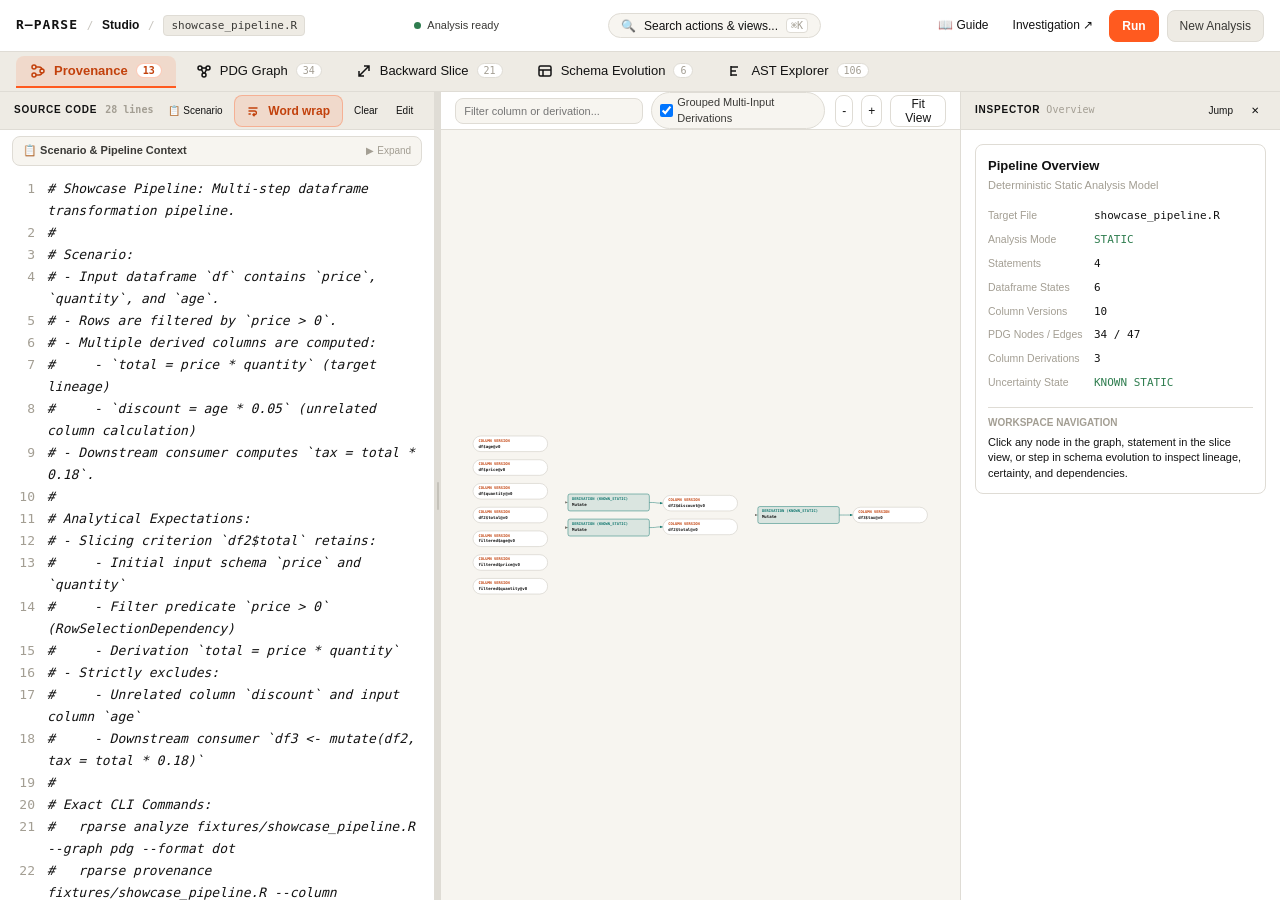
<file: implementation/showcase_report.html>
<!DOCTYPE html>
<html lang="en">
<head>
  <meta charset="UTF-8">
  <meta name="viewport" content="width=device-width, initial-scale=1.0">
  <title>R-PARSE Workbench — showcase_pipeline.R</title>
  <link rel="icon" type="image/svg+xml" href="/favicon.svg">
  <style>

/* ==========================================================================
   R-PARSE SCIENTIFIC ANALYSIS STUDIO — MASTER WORKSPACE DESIGN SYSTEM
   Editorial Paper Canvas, Restrained Signal Orange, Deep Ink Typography
   ========================================================================== */

:root {
  /* ========================================================================
     R-PARSE UNIFIED DESIGN SYSTEM — CANONICAL TOKENS (FROM LANDING PAGE)
     Editorial Warm Paper Canvas, Precision Ink Typography, Signal Orange
     ======================================================================== */

  /* Editorial Surfaces */
  --bg-bone: #EEEBE4;
  --bg-paper: #F7F5F0;
  --bg-card: #FFFFFF;
  --surface-white: #FFFFFF;

  --paper-0: var(--bg-paper);       /* #F7F5F0 (Master canvas & workspace) */
  --paper-1: var(--bg-bone);        /* #EEEBE4 (Subtle surface) */
  --paper-2: #E6E2D8;               /* Elevated hover & active state */

  /* Fine Rules & Borders */
  --rule-fine: rgba(18, 18, 18, 0.10);
  --rule-strong: rgba(18, 18, 18, 0.22);
  --line: #DFDCD5;                  /* Crisp opaque equivalent of rule-fine */
  --line-strong: #C5C2BA;           /* Crisp opaque equivalent of rule-strong */
  --line-soft: rgba(18, 18, 18, 0.07);

  /* Canonical Ink Typography */
  --text-ink: #121212;
  --text-ink-secondary: #3A3936;
  --text-muted: #77736B;
  --text-subtle: #A39E93;

  --ink: var(--text-ink);           /* #121212 */
  --ink-1: var(--text-ink);         /* #121212 */
  --ink-2: var(--text-ink-secondary);/* #3A3936 */
  --ink-3: var(--text-muted);       /* #77736B */
  --ink-4: var(--text-subtle);      /* #A39E93 */

  /* Canonical Brand & Accents */
  --accent-orange: #FF5A1F;
  --accent-orange-hover: #E04810;
  --accent-orange-subtle: rgba(255, 90, 31, 0.12);
  --accent-orange-glow: rgba(255, 90, 31, 0.35);

  --orange: var(--accent-orange);   /* #FF5A1F */
  --orange-hover: var(--accent-orange-hover); /* #E04810 */
  --orange-text: #C2410C;           /* High contrast text orange for readability */
  --orange-dark: #C2410C;           /* Semantic dark orange alias */
  --orange-tint: rgba(255, 90, 31, 0.12);
  --orange-line: rgba(255, 90, 31, 0.32);

  /* Secondary Accents */
  --accent-lilac: #B8A6FF;
  --accent-lilac-subtle: rgba(184, 166, 255, 0.15);
  --accent-lilac-text: #7B61FF;
  --accent-chartreuse: #D4FF3A;
  --accent-chartreuse-subtle: rgba(212, 255, 58, 0.16);
  --accent-amber: #F59E0B;
  --accent-amber-subtle: rgba(245, 158, 11, 0.15);

  /* Semantic Status Tokens */
  --status-ok: #2F7D4F;
  --status-ok-subtle: rgba(47, 125, 79, 0.12);
  --status-warn: #8A5A00;
  --status-warn-subtle: rgba(245, 158, 11, 0.15);
  --status-err: #B3261E;
  --status-err-subtle: rgba(179, 38, 30, 0.12);

  --ok: var(--status-ok);
  --warn: var(--status-warn);
  --err: var(--status-err);

  /* Derivation & Column Lineage */
  --teal-text: #0F766E;
  --teal-600: #0F766E;
  --teal-700: #0D635C;
  --teal-tint: rgba(15, 118, 110, 0.12);

  /* Interactive Radii & Dimensions */
  --r-xs: 4px;
  --r-sm: 8px;
  --r-md: 12px;
  --r-lg: 24px;
  --r-pill: 9999px;

  --h-sm: 28px;
  --h-md: 32px;
  --h-lg: 40px;

  --btn-h-sm: 28px;
  --btn-h-md: 32px;
  --btn-h-lg: 40px;

  --focus: 0 0 0 2px var(--bg-paper), 0 0 0 4px var(--orange-text);
  --focus-ring: rgba(255, 90, 31, 0.25);

  /* Layout Dimensions */
  --topbar-height: 52px;
  --header-height: 52px;
  --nav-height: 40px;
  --inspector-width: 320px;
  --source-dock-min-height: 180px;

  /* Graph Palette Tokens */
  --graph-canvas: var(--bg-paper);
  --graph-node: var(--bg-card);
  --graph-node-border: var(--line-strong);
  --graph-text: var(--text-ink);
  --graph-secondary-text: var(--text-ink-secondary);
  --graph-edge: var(--text-muted);
  --graph-line: var(--line);
  --graph-derivation: var(--teal-text);
  --graph-derivation-tint: var(--teal-tint);
  --graph-selected: rgba(255, 90, 31, 0.12);
  --graph-selected-border: var(--orange-text);

  /* Typography Stacks */
  --font-sans: 'General Sans', 'Plus Jakarta Sans', -apple-system, BlinkMacSystemFont, "Segoe UI", Roboto, sans-serif;
  --font-mono: 'JetBrains Mono', ui-monospace, SFMono-Regular, Menlo, Monaco, Consolas, monospace;

  /* Source Syntax Palette */
  --syntax-identifier: #1E3A8A;
  --syntax-function: #9F1239;
  --syntax-string: var(--status-ok);
  --syntax-number: #9A4A06;
  --syntax-comment: var(--text-muted);
  --source-retained-bg: rgba(255, 90, 31, 0.08);
  --source-pruned-text: var(--text-subtle);

  /* Semantic Compatibility Tokens & Test Aliases */
  --surface-app: var(--bg-paper);
  --surface-panel: var(--bg-card);
  --surface-raised: var(--bg-card);
  --surface-subtle: var(--bg-bone);
  --surface-input: #FCFAF7;
  --surface-hover: var(--paper-2);
  --border-subtle: var(--line);
  --border-default: var(--line);
  --border-strong: var(--line-strong);
  --text-primary: var(--text-ink);
  --text-secondary: var(--text-ink-secondary);
  --text-muted: var(--text-muted);
  --text-dim: var(--text-subtle);
  --text-inverse: #FFFFFF;
  --color-accent-primary: var(--accent-orange);
  --color-accent-primary-hover: var(--accent-orange-hover);
  --color-accent-secondary: var(--accent-lilac);
  --color-accent-subtle: rgba(255, 90, 31, 0.12);
  --status-success: var(--status-ok);
  --status-warning: var(--status-warn);
  --status-error: var(--status-err);
  --status-unknown: var(--status-warn);

  /* Legacy aliases preserved for tests */
  --accent-blue: var(--orange);
  --accent-blue-subtle: var(--orange-tint);
  --accent-orange-border: var(--orange-line);
  --accent-green: var(--ok);
  --accent-green-subtle: var(--status-ok-subtle);
  --accent-amber-subtle: var(--status-warn-subtle);
  --accent-rose: var(--err);
  --accent-rose-subtle: var(--status-err-subtle);
  --bg-page: var(--paper-0);
  --bg-canvas: var(--paper-0);
  --bg-panel: var(--surface-white);
  --bg-subtle: var(--paper-1);
  --bg-input: #FCFAF7;
  --text-main: var(--ink);
  --border: var(--line);
  --border-focus: var(--orange);

  --radius-xs: 3px;
  --radius-sm: 6px;
  --radius-md: 8px;
  --radius-lg: 12px;
  --radius-pill: 9999px;
  --shadow-sm: 0 1px 2px rgba(18, 18, 18, 0.04);
  --shadow-md: 0 4px 12px rgba(18, 18, 18, 0.06);
  --shadow-lg: 0 12px 28px rgba(18, 18, 18, 0.10);
  --shadow-focus: 0 0 0 2px var(--surface-panel), 0 0 0 4px var(--color-accent-primary);
}

/* Base Reset & Typography */
*, *::before, *::after {
  box-sizing: border-box;
  margin: 0;
  padding: 0;
}

body {
  font-family: var(--font-sans);
  background: var(--paper-0);
  color: var(--ink);
  font-size: 13px;
  line-height: 1.45;
  -webkit-font-smoothing: antialiased;
  -moz-osx-font-smoothing: grayscale;
  overflow: hidden;
  height: 100vh;
  width: 100vw;
}

/* Buttons */
.btn {
  display: inline-flex;
  align-items: center;
  gap: 6px;
  height: var(--btn-h-md);
  padding: 0 12px;
  font-size: 12px;
  font-weight: 500;
  border-radius: var(--r-sm);
  border: 1px solid var(--line);
  background: var(--surface-white);
  color: var(--ink);
  cursor: pointer;
  transition: all 0.12s ease;
  user-select: none;
  text-decoration: none;
}
.btn:hover {
  background: var(--paper-1);
  border-color: var(--line-strong);
}
.btn:focus-visible {
  outline: none;
  box-shadow: var(--focus);
}
.btn-primary {
  background: var(--orange);
  border-color: var(--orange);
  color: #FFFFFF;
  font-weight: 600;
}
.btn-primary:hover {
  background: var(--color-accent-primary-hover);
  border-color: var(--color-accent-primary-hover);
  color: #FFFFFF;
}
.btn-secondary {
  background: var(--paper-1);
  border-color: var(--line);
  color: var(--ink-2);
}
.btn-secondary:hover {
  background: var(--paper-2);
  color: var(--ink);
}
.btn-ghost {
  background: transparent;
  border: 1px solid transparent;
  color: var(--ink-3);
}
.btn-ghost:hover {
  background: var(--paper-1);
  border-color: var(--line);
  color: var(--ink);
}
.btn-ghost.active {
  background: var(--orange-tint);
  border-color: var(--orange-line);
  color: var(--orange-text);
  font-weight: 600;
}
.btn-sm {
  height: var(--btn-h-sm);
  padding: 0 8px;
  font-size: 11px;
}
.btn-lg {
  height: var(--h-lg);
  padding: 0 18px;
  font-size: 13px;
}

/* Dropdowns & Inputs */
.select-dropdown {
  height: var(--btn-h-md);
  padding: 0 10px;
  font-size: 11px;
  border: 1px solid var(--line);
  border-radius: var(--r-sm);
  background: var(--surface-white);
  color: var(--ink);
  outline: none;
  cursor: pointer;
  font-family: inherit;
}
.select-dropdown:focus {
  border-color: var(--orange);
}

/* Pills & Badges */
.pill {
  display: inline-flex;
  align-items: center;
  gap: 4px;
  font-size: 10px;
  font-family: var(--font-mono);
  font-weight: 600;
  padding: 2px 7px;
  border-radius: var(--r-pill);
  text-transform: uppercase;
  letter-spacing: 0.04em;
}
.pill-full, .pill-keep {
  background: var(--status-ok-subtle);
  color: var(--ok);
  border: 1px solid rgba(47, 125, 79, 0.25);
}
.pill-drop {
  background: var(--status-err-subtle);
  color: var(--err);
  border: 1px solid rgba(179, 38, 30, 0.25);
}
.pill-partial {
  background: var(--status-warn-subtle);
  color: var(--warn);
  border: 1px solid rgba(138, 90, 0, 0.25);
}

/* ========================================================================= */
/* PHASE 1: Minimalist Centered Code-Entry Screen                            */
/* ========================================================================= */
.entry-screen {
  position: fixed;
  inset: 0;
  background: var(--paper-0);
  display: flex;
  align-items: center;
  justify-content: center;
  padding: 24px;
  z-index: 1000;
  overflow-y: auto;
}
.entry-screen.hidden {
  display: none !important;
}
.entry-card {
  width: 680px;
  max-width: 95vw;
  background: var(--surface-white);
  border: 1px solid var(--line);
  border-radius: var(--r-md);
  box-shadow: 0 12px 32px rgba(18, 18, 18, 0.06);
  padding: 28px 32px;
  display: flex;
  flex-direction: column;
  gap: 16px;
}
.entry-badge-row {
  display: flex;
  align-items: center;
  gap: 8px;
}
.entry-badge-row .brand-logo {
  font-family: var(--font-mono);
  font-weight: 700;
  font-size: 13px;
  letter-spacing: 0.08em;
  color: var(--ink);
}
.entry-badge-row .brand-subtitle {
  font-size: 11px;
  color: var(--ink-4);
  font-weight: 500;
}
.entry-title {
  font-size: 24px;
  font-weight: 700;
  color: var(--ink);
  line-height: 1.2;
}
.entry-desc {
  font-size: 13px;
  color: var(--ink-3);
  line-height: 1.5;
}
.entry-input-box {
  background: var(--paper-0);
  border: 1px solid var(--line);
  border-radius: var(--r-sm);
  display: flex;
  flex-direction: column;
  overflow: hidden;
}
.entry-box-header {
  padding: 8px 12px;
  background: var(--paper-1);
  border-bottom: 1px solid var(--line);
  display: flex;
  justify-content: space-between;
  align-items: center;
  font-size: 11px;
  color: var(--ink-3);
}
.entry-box-title {
  font-weight: 600;
  text-transform: uppercase;
  letter-spacing: 0.05em;
  font-size: 10px;
}
.entry-box-meta {
  font-family: var(--font-mono);
  font-size: 10px;
  color: var(--ink-4);
}
.entry-textarea {
  width: 100%;
  height: 220px;
  padding: 12px;
  background: var(--surface-white);
  border: none;
  outline: none;
  font-family: var(--font-mono);
  font-size: 12px;
  line-height: 1.5;
  color: var(--ink);
  resize: vertical;
  box-sizing: border-box;
}
.entry-box-footer {
  padding: 6px 12px;
  background: var(--paper-1);
  border-top: 1px solid var(--line);
  display: flex;
  justify-content: flex-end;
  font-size: 10px;
  color: var(--ink-4);
  font-family: var(--font-mono);
}
.entry-actions-row {
  display: flex;
  align-items: center;
  gap: 10px;
}
.entry-footer-note {
  font-size: 11px;
  color: var(--ink-4);
  font-family: var(--font-mono);
  text-align: center;
  margin-top: 4px;
}
.validation-msg {
  padding: 10px 14px;
  border-radius: var(--r-sm);
  font-size: 11.5px;
  line-height: 1.4;
  background: var(--status-err-subtle);
  color: var(--status-err);
  border: 1px solid rgba(179, 38, 30, 0.25);
  border-left: 4px solid var(--status-err);
  display: flex;
  align-items: center;
  gap: 8px;
}

/* ========================================================================= */
/* PHASE 2 & 3: Consolidated Unified Master Workspace Layout                */
/* ========================================================================= */
.workspace-screen {
  display: flex;
  flex-direction: column;
  width: 100vw;
  height: 100vh;
  overflow: hidden;
  position: relative;
  background: var(--paper-0);
  color: var(--ink);
  font-family: var(--font-sans);
}
.workspace-screen.hidden {
  display: none !important;
}

/* 3.1 Top Bar (56px) */
.app-header {
  height: var(--topbar-height);
  background: var(--surface-white);
  border-bottom: 1px solid var(--line);
  display: flex;
  align-items: center;
  justify-content: space-between;
  padding: 0 16px;
  flex-shrink: 0;
  z-index: 50;
  box-sizing: border-box;
}
.header-top-row {
  display: flex;
  align-items: center;
  justify-content: space-between;
  width: 100%;
  height: 100%;
  gap: 12px;
}
.header-identity {
  display: flex;
  align-items: center;
  gap: 8px;
  flex-shrink: 0;
}
.header-identity .brand-logo {
  font-family: var(--font-mono);
  font-weight: 700;
  font-size: 13px;
  letter-spacing: 0.08em;
  color: var(--ink);
}
.header-sep {
  display: inline-block;
  width: 8px;
  text-align: center;
  user-select: none;
}
.header-sep::after {
  content: "/";
  color: var(--ink-4);
  font-size: 11px;
  font-family: var(--font-mono);
  opacity: 0.6;
}
.header-sub {
  font-size: 12px;
  font-weight: 600;
  color: var(--ink-3);
}
.header-filename {
  font-family: var(--font-mono);
  font-size: 11px;
  font-weight: 500;
  color: var(--ink-2);
  background: var(--paper-1);
  padding: 2px 7px;
  border-radius: var(--r-xs);
  border: 1px solid var(--line);
}
.header-center-info {
  display: flex;
  align-items: center;
  gap: 10px;
  flex-shrink: 0;
}
.analysis-status-badge {
  display: inline-flex;
  align-items: center;
  gap: 6px;
  font-size: 11px;
  font-weight: 500;
  color: var(--ink-2);
  user-select: none;
}
.status-dot {
  width: 7px;
  height: 7px;
  border-radius: 50%;
  background: var(--ok);
  display: inline-block;
  flex-shrink: 0;
}
.status-dot.error { background: var(--err); }
.status-dot.uncertain { background: var(--warn); }
.header-meta-group {
  display: none;
}
.stats-strip {
  display: none;
}

/* Command Palette Trigger in Top Bar */
.search-pill-btn {
  display: flex;
  align-items: center;
  gap: 8px;
  background: var(--paper-0);
  border: 1px solid var(--line);
  border-radius: var(--r-pill);
  padding: 4px 12px;
  font-size: 12px;
  color: var(--ink-3);
  cursor: pointer;
  transition: all 0.12s ease;
}
.search-pill-btn:hover {
  background: var(--paper-1);
  border-color: var(--line-strong);
  color: var(--ink);
}
.search-pill-btn .kbd-shortcut {
  font-family: var(--font-mono);
  font-size: 10px;
  background: var(--surface-white);
  border: 1px solid var(--line);
  border-radius: var(--r-xs);
  padding: 1px 4px;
  color: var(--ink-4);
}
.header-actions-row {
  display: flex;
  align-items: center;
  gap: 8px;
  flex-shrink: 0;
}
.header-nav-link {
  font-size: 12px;
  color: var(--ink-3);
  text-decoration: none;
  padding: 4px 8px;
  border-radius: var(--r-sm);
  transition: all 0.12s ease;
}
.header-nav-link:hover {
  background: var(--paper-1);
  color: var(--ink);
}

/* 3-Column Working Workspace Container */
.workspace-main {
  display: flex;
  flex-direction: row;
  height: calc(100vh - var(--topbar-height) - var(--nav-height));
  width: 100%;
  overflow: hidden;
  position: relative;
}

/* Horizontal Feature Navigation Row (Section 3: Directly below Header) */
.feature-nav-bar {
  height: var(--nav-height);
  background: var(--paper-1);
  border-bottom: 1px solid var(--line);
  display: flex;
  align-items: center;
  padding: 0 16px;
  flex-shrink: 0;
  z-index: 45;
  box-sizing: border-box;
  overflow-x: auto;
  overflow-y: hidden;
}
.feature-tabs-list {
  display: flex;
  align-items: center;
  gap: 6px;
  height: 100%;
}
.nav-tab {
  height: 32px;
  padding: 0 14px;
  background: transparent;
  border: none;
  border-bottom: 2px solid var(--accent-blue); /* Retained for test assertion */
  border-color: transparent;
  border-radius: var(--r-sm) var(--r-sm) 0 0;
  color: var(--ink-3);
  cursor: pointer;
  font-size: 13px;
  font-weight: 500;
  display: flex;
  align-items: center;
  gap: 8px;
  transition: all 0.12s ease;
  white-space: nowrap;
  outline: none;
  box-sizing: border-box;
}
.nav-tab:hover {
  background: var(--paper-2);
  color: var(--ink);
}
.nav-tab:focus-visible {
  box-shadow: var(--focus);
}
.nav-tab.active {
  background: var(--orange-tint);
  border-bottom: 2px solid var(--accent-blue);
  color: var(--orange-text);
  font-weight: 600;
}
.nav-tab-icon {
  width: 16px;
  height: 16px;
  stroke: currentColor;
  flex-shrink: 0;
}
.nav-tab-label {
  white-space: nowrap;
}
.nav-count {
  font-family: var(--font-mono);
  font-size: 10px;
  color: var(--ink-4);
  background: var(--surface-white);
  border: 1px solid var(--line);
  border-radius: var(--r-pill);
  padding: 1px 6px;
}
.nav-tab.active .nav-count {
  background: var(--surface-white);
  border-color: var(--orange-line);
  color: var(--orange-text);
}
.nav-count.count-zero, .nav-count:empty {
  display: none !important;
}

/* 2.1 Left Panel — Source Editor (34% width / 380-460px) */
.pane-source {
  width: 34%;
  min-width: 320px;
  max-width: 600px;
  height: 100%;
  background: var(--surface-white);
  border-right: 1px solid var(--line);
  display: flex;
  flex-direction: column;
  position: relative;
  overflow: hidden;
  flex-shrink: 0;
  box-sizing: border-box;
}
.pane-header {
  height: 38px;
  padding: 0 14px;
  background: var(--paper-1);
  border-bottom: 1px solid var(--line);
  display: flex;
  align-items: center;
  justify-content: space-between;
  font-size: 11px;
  font-weight: 600;
  color: var(--ink-3);
  flex-shrink: 0;
}

/* Resizable Column Splitter between Source and Center */
.col-splitter {
  width: 6px;
  background: var(--line);
  cursor: col-resize;
  display: flex;
  align-items: center;
  justify-content: center;
  flex-shrink: 0;
  user-select: none;
  transition: background 0.12s ease;
  z-index: 20;
}
.col-splitter:hover, .col-splitter.active {
  background: var(--orange);
}
.col-splitter-handle {
  width: 2px;
  height: 28px;
  border-radius: var(--r-pill);
  background: var(--line-strong);
}

/* 2.2 Center Panel — Active Analysis View */
.central-stage {
  flex: 1;
  display: flex;
  flex-direction: column;
  min-width: 0;
  height: 100%;
  overflow: hidden;
  background: var(--graph-canvas);
  position: relative;
}
.analysis-view-stage {
  flex: 1;
  display: flex;
  flex-direction: column;
  height: 100%;
  overflow: hidden;
  position: relative;
}
.pane-title {
  text-transform: uppercase;
  font-size: 10px;
  letter-spacing: 0.08em;
  color: var(--ink-3);
  font-weight: 700;
}
.pane-badge {
  font-family: var(--font-mono);
  font-size: 10px;
  color: var(--ink-4);
}
.source-viewer {
  flex: 1;
  overflow: auto;
  background: var(--surface-white);
  font-family: var(--font-mono);
  font-size: 13px;
  line-height: 22px;
  padding: 6px 0;
}
.source-editor-textarea {
  display: none;
  flex: 1;
  border: none;
  outline: none;
  background: var(--surface-white);
  padding: 10px 14px;
  font-family: var(--font-mono);
  font-size: 13px;
  line-height: 22px;
  resize: none;
}
.source-stale-banner {
  display: none;
  padding: 6px 12px;
  background: var(--status-warn-subtle);
  border-bottom: 1px solid rgba(245, 158, 11, 0.35);
  font-size: 11px;
  color: var(--status-warn);
  align-items: center;
  justify-content: space-between;
}
.source-status-banner {
  display: none;
  padding: 6px 12px;
  border-bottom: 1px solid var(--line);
  font-size: 11px;
  align-items: center;
  justify-content: space-between;
}

/* Scenario Summary Card in Source Dock (Phase 4.1) */
.scenario-summary-card {
  margin: 6px 12px;
  background: var(--paper-0);
  border: 1px solid var(--line);
  border-radius: var(--r-sm);
  padding: 6px 10px;
  font-size: 11px;
  transition: all 0.15s ease;
}
.scenario-summary-card.collapsed .scenario-body {
  display: none;
}
.scenario-header {
  display: flex;
  align-items: center;
  justify-content: space-between;
  cursor: pointer;
  user-select: none;
}
.scenario-title {
  font-weight: 700;
  color: var(--ink-2);
  display: flex;
  align-items: center;
  gap: 6px;
  font-size: 11px;
}
.scenario-body {
  margin-top: 6px;
  color: var(--ink-3);
  line-height: 1.45;
  border-top: 1px dashed var(--line);
  padding-top: 6px;
}

/* 3.4 Right Inspector (320px column) */
.workspace-inspector {
  width: var(--inspector-width);
  min-width: 280px;
  max-width: 420px;
  background: var(--surface-white);
  border-left: 1px solid var(--line);
  display: flex;
  flex-direction: column;
  flex-shrink: 0;
  overflow: hidden;
  z-index: 10;
  transition: width 0.16s ease;
}
.workspace-inspector.collapsed {
  width: 0 !important;
  min-width: 0 !important;
  display: none !important;
}
.inspector-header {
  height: 38px;
  padding: 0 14px;
  background: var(--paper-1);
  border-bottom: 1px solid var(--line);
  display: flex;
  align-items: center;
  justify-content: space-between;
  flex-shrink: 0;
}
.inspector-title-group {
  display: flex;
  align-items: center;
  gap: 6px;
}
.inspector-content {
  flex: 1;
  overflow-y: auto;
  padding: 14px;
}
.inspector-section {
  margin-top: 14px;
  padding-top: 12px;
  border-top: 1px solid var(--line);
}
.inspector-section-title {
  font-size: 10px;
  font-weight: 700;
  text-transform: uppercase;
  color: var(--ink-3);
  letter-spacing: 0.05em;
  margin-bottom: 6px;
  display: flex;
  justify-content: space-between;
  align-items: center;
}
.card {
  background: var(--surface-white);
  border: 1px solid var(--line);
  border-radius: var(--r-sm);
  padding: 12px;
  margin-bottom: 10px;
}
.prop-table {
  width: 100%;
  border-collapse: collapse;
  font-size: 11px;
}
.prop-table td {
  padding: 4px 0;
  vertical-align: top;
}
.prop-table .key {
  color: var(--ink-4);
  width: 40%;
  font-size: 10.5px;
}
.prop-table .val {
  color: var(--ink);
  font-family: var(--font-mono);
  word-break: break-all;
}
.conn-list {
  display: flex;
  flex-direction: column;
  gap: 4px;
}
.conn-item {
  display: flex;
  align-items: center;
  justify-content: space-between;
  padding: 4px 8px;
  background: var(--paper-0);
  border: 1px solid var(--line);
  border-radius: var(--r-xs);
  cursor: pointer;
  font-size: 11px;
  transition: all 0.1s ease;
}
.conn-item:hover {
  background: var(--orange-tint);
  border-color: var(--orange-line);
}
.conn-label {
  font-family: var(--font-mono);
  color: var(--ink-2);
}
.conn-pill {
  font-size: 9px;
  padding: 1px 5px;
  border-radius: 3px;
  font-weight: 600;
  text-transform: uppercase;
}
.badge-count {
  font-family: var(--font-mono);
  font-size: 10px;
  color: var(--ink-4);
}
.raw-json {
  font-family: var(--font-mono);
  font-size: 10px;
  background: var(--paper-0);
  border: 1px solid var(--line);
  border-radius: var(--r-xs);
  padding: 8px;
  overflow: auto;
  max-height: 180px;
  color: var(--ink-2);
}

/* Word Wrap Test Requirements (Preserved exactly) */
#source-pane.word-wrap-enabled .source-viewer {
  white-space: normal;
}
#source-pane.word-wrap-enabled .line-text {
  white-space: pre-wrap;
  overflow-wrap: anywhere;
  word-break: break-word;
}
#source-pane:not(.word-wrap-enabled) .source-viewer {
  white-space: nowrap;
}
#source-pane:not(.word-wrap-enabled) .line-text {
  white-space: pre;
  overflow-wrap: normal;
  word-break: normal;
}

/* Source Line Gutter & Retained Slicing Colors */
.source-line, .code-line {
  display: flex;
  align-items: flex-start;
  font-family: var(--font-mono);
  font-size: 13px;
  line-height: 22px;
  min-height: 22px;
  cursor: pointer;
  border-left: 3px solid transparent;
  transition: background 0.08s ease, border-left-color 0.08s ease;
  width: 100%;
  box-sizing: border-box;
}
.source-line:hover, .code-line:hover {
  background: var(--paper-1);
}
.source-line.line-selected, .code-line.active-line, .code-line.line-selected {
  background: var(--source-retained-bg) !important;
  border-left-color: var(--orange) !important;
}
.code-line.highlighted-span {
  background: var(--accent-orange-subtle) !important;
  border-left-color: var(--orange) !important;
}
.source-line.slice-kept, .code-line.slice-kept {
  background: var(--source-retained-bg);
  border-left-color: var(--orange);
}
.source-line.slice-partial, .code-line.slice-partial {
  background: var(--teal-tint);
  border-left-color: var(--teal-600);
}
.source-line.slice-dropped, .code-line.slice-dropped {
  color: var(--source-pruned-text);
  opacity: 0.75;
}
.line-num {
  width: 44px;
  min-width: 44px;
  max-width: 44px;
  text-align: right;
  padding-right: 12px;
  padding-left: 4px;
  color: var(--ink-4);
  user-select: none;
  font-size: 13px;
  line-height: 22px;
  flex-shrink: 0;
  box-sizing: border-box;
}
.line-text {
  flex: 1;
  min-width: 0;
  font-size: 13px;
  line-height: 22px;
  font-family: var(--font-mono);
  color: var(--ink-1);
  padding-right: 12px;
  box-sizing: border-box;
}

/* Syntax Highlighting */
.syn-ident { color: var(--syntax-identifier); }
.syn-func, .fn, .syn-fn  { color: var(--syntax-function); font-weight: 600; }
.syn-str, .str   { color: var(--syntax-string); }
.syn-num, .num   { color: var(--syntax-number); }
.syn-com, .cmt   { color: var(--syntax-comment); font-style: italic; }
.kw, .syn-kw     { color: var(--orange-dark); font-weight: 600; }

/* Toolbars */
.view-toolbar {
  height: 38px;
  background: var(--surface-white);
  border-bottom: 1px solid var(--line);
  padding: 0 14px;
  display: flex;
  align-items: center;
  justify-content: space-between;
  flex-shrink: 0;
  gap: 10px;
}
.toolbar-group {
  display: flex;
  align-items: center;
  gap: 8px;
}
.toolbar-label {
  font-size: 11px;
  color: var(--ink-3);
  font-weight: 500;
}
.filter-box {
  display: flex;
  align-items: center;
  background: var(--paper-0);
  border: 1px solid var(--line);
  border-radius: var(--r-sm);
  padding: 2px 8px;
  height: 26px;
}
.filter-input {
  border: none;
  background: transparent;
  outline: none;
  font-size: 11px;
  color: var(--ink);
  font-family: inherit;
  width: 170px;
}
.filter-clear {
  border: none;
  background: transparent;
  color: var(--ink-4);
  cursor: pointer;
}
.toggle-chip {
  display: inline-flex;
  align-items: center;
  gap: 4px;
  padding: 2px 8px;
  border-radius: var(--r-pill);
  font-size: 11px;
  background: var(--paper-0);
  border: 1px solid var(--line);
  cursor: pointer;
  user-select: none;
  color: var(--ink-2);
}
.toggle-chip input {
  cursor: pointer;
}

/* Canvases */
.canvas-viewport {
  flex: 1;
  position: relative;
  overflow: hidden;
  background: var(--paper-0);
}
.graph-canvas-container {
  width: 100%;
  height: 100%;
  position: absolute;
  inset: 0;
  overflow: hidden;
  background: var(--paper-0);
}
.graph-svg {
  width: 100%;
  height: 100%;
  cursor: grab;
}
.graph-svg:active {
  cursor: grabbing;
}

/* ========================================================================= */
/* GRAPH RENDERING & VISUALIZATION STYLES (Restrained Editorial Light Theme) */
/* ========================================================================= */
svg.graph-svg {
  width: 100%;
  height: 100%;
  display: block;
  background: var(--graph-canvas);
}

/* SVG Node Base */
.svg-node {
  cursor: pointer;
  transition: opacity 0.15s ease, filter 0.15s ease;
}
.svg-node rect {
  fill: var(--graph-node);
  stroke: var(--graph-node-border);
  stroke-width: 1.4px;
  transition: stroke 0.15s ease, stroke-width 0.15s ease, fill 0.15s ease;
}
.svg-node:hover rect {
  stroke: var(--graph-secondary-text);
  filter: drop-shadow(0 2px 6px rgba(0, 0, 0, 0.08));
}

/* Specific Node Kinds (Section 4.1 Specification) */
.svg-node rect.node-col {
  fill: #FFFFFF;
  stroke: var(--graph-node-border);
  stroke-width: 1.4px;
}
.svg-node rect.node-deriv {
  fill: var(--graph-derivation-tint);
  stroke: var(--graph-derivation);
  stroke-width: 1.4px;
}
.svg-node rect.node-stmt {
  fill: var(--bg-card);
  stroke: var(--graph-node-border);
  stroke-width: 1.4px;
}
.svg-node rect.node-vardef {
  fill: var(--accent-lilac-subtle);
  stroke: var(--accent-lilac-text);
  stroke-width: 1.4px;
}
.svg-node rect.node-varuse {
  fill: var(--teal-tint);
  stroke: var(--teal-text);
  stroke-width: 1.4px;
}
.svg-node rect.node-expr {
  fill: var(--paper-1);
  stroke: var(--line-strong);
  stroke-width: 1.3px;
}
.svg-node rect.node-rowsel {
  fill: var(--accent-lilac-subtle);
  stroke: var(--accent-lilac-text);
  stroke-width: 1.4px;
  stroke-dasharray: 4,3;
}
.svg-node rect.node-unk {
  fill: var(--status-warn-subtle);
  stroke: var(--status-warn);
  stroke-width: 1.4px;
  stroke-dasharray: 4,3;
}

/* Node Selection & Upstream/Downstream Lineage Highlights */
.svg-node.selected rect {
  fill: var(--graph-selected) !important;
  stroke: var(--graph-selected-border) !important;
  stroke-width: 2.2px !important;
  filter: drop-shadow(0 0 8px rgba(255, 90, 31, 0.35));
}
.svg-node.connected-upstream rect {
  stroke: var(--orange) !important;
  stroke-width: 1.8px !important;
  filter: drop-shadow(0 0 6px rgba(255, 90, 31, 0.22));
}
.svg-node.connected-downstream rect {
  stroke: var(--graph-derivation) !important;
  stroke-width: 1.8px !important;
  filter: drop-shadow(0 0 6px rgba(15, 118, 110, 0.22));
}
.svg-node.dimmed {
  opacity: 0.45 !important;
}

/* SVG Edges (Section 4.2 Specification) */
.svg-edge {
  fill: none;
  stroke: var(--graph-edge);
  stroke-width: 1.4px;
  transition: stroke 0.15s ease, stroke-width 0.15s ease, opacity 0.15s ease;
}
.edge-data { stroke: var(--graph-edge); stroke-width: 1.4px; }
.edge-ctrl { stroke: var(--accent-amber); stroke-width: 1.4px; stroke-dasharray: 4,3; }
.edge-rowsel { stroke: var(--accent-lilac-text); stroke-width: 1.4px; stroke-dasharray: 4,3; }
.edge-colver { stroke: var(--graph-derivation); stroke-width: 1.4px; }
.edge-unk { stroke: var(--status-err); stroke-width: 1.4px; stroke-dasharray: 3,3; }

.svg-edge.highlighted {
  stroke-width: 2.2px !important;
  opacity: 1 !important;
}
.svg-edge.highlighted.inbound {
  stroke: var(--orange) !important;
}
.svg-edge.highlighted.outbound {
  stroke: var(--graph-derivation) !important;
}
.svg-edge.dimmed {
  opacity: 0.22 !important;
}

/* Backward Slice View */
.slice-container {
  width: 100%;
  height: 100%;
  overflow-y: auto;
  padding: 16px 20px;
  box-sizing: border-box;
  display: flex;
  flex-direction: column;
  gap: 16px;
}
.slice-summary-panel {
  background: var(--surface-white);
  border: 1px solid var(--line);
  border-radius: var(--r-sm);
  padding: 14px 16px;
  display: flex;
  flex-direction: column;
  gap: 12px;
}
.slice-summary-header {
  display: flex;
  justify-content: space-between;
  align-items: center;
  flex-wrap: wrap;
  gap: 8px;
}
.slice-summary-title {
  font-size: 11px;
  font-weight: 700;
  color: var(--ink-2);
  text-transform: uppercase;
  letter-spacing: 0.06em;
  display: flex;
  align-items: center;
  gap: 6px;
}
.slice-summary-badges {
  display: flex;
  align-items: center;
  gap: 8px;
}
.slice-badge {
  font-size: 10px;
  font-family: var(--font-mono);
  font-weight: 600;
  padding: 2px 8px;
  border-radius: var(--r-xs);
  text-transform: uppercase;
  letter-spacing: 0.03em;
}
.slice-badge-sound {
  background: var(--status-ok-subtle);
  color: var(--ok);
  border: 1px solid rgba(47, 125, 79, 0.25);
}
.slice-badge-approx {
  background: var(--status-warn-subtle);
  color: var(--warn);
  border: 1px solid rgba(138, 90, 0, 0.25);
}
.slice-badge-warn {
  background: var(--status-err-subtle);
  color: var(--err);
  border: 1px solid rgba(179, 38, 30, 0.25);
}
.slice-badge-ok {
  background: var(--status-ok-subtle);
  color: var(--ok);
  border: 1px solid rgba(47, 125, 79, 0.25);
}
.slice-stats-grid {
  display: grid;
  grid-template-columns: repeat(auto-fit, minmax(120px, 1fr));
  gap: 10px;
}
.slice-stat-card {
  background: var(--paper-0);
  border: 1px solid var(--line);
  border-radius: var(--r-xs);
  padding: 10px 12px;
  display: flex;
  flex-direction: column;
  gap: 4px;
}
.slice-stat-label {
  font-size: 11px;
  font-weight: 600;
  color: var(--ink-3);
}
.slice-stat-val {
  font-family: var(--font-mono);
  font-size: 18px;
  font-weight: 700;
  color: var(--ink-1);
  line-height: 1.2;
}
.slice-stat-val.val-full {
  color: var(--orange-dark);
}
.slice-stat-val.val-partial {
  color: var(--teal-700);
}
.slice-stat-val.val-none {
  color: var(--ink-4);
}
.slice-stat-val.val-unknown {
  color: var(--warn);
}
.slice-stat-val.val-elements {
  color: var(--ink-2);
}
.slice-section-header {
  display: flex;
  justify-content: space-between;
  align-items: center;
  padding: 4px 2px 2px 2px;
  border-bottom: 1px solid var(--line);
}
.slice-section-title {
  font-size: 11px;
  font-weight: 700;
  color: var(--ink-2);
  text-transform: uppercase;
  letter-spacing: 0.06em;
}
.slice-section-meta {
  font-size: 11px;
  color: var(--ink-4);
  font-family: var(--font-mono);
}
.stmt-retention-list {
  display: flex;
  flex-direction: column;
  gap: 8px;
  width: 100%;
}
.stmt-card {
  background: var(--surface-white);
  border: 1px solid var(--line);
  border-radius: var(--r-xs);
  padding: 10px 14px;
  cursor: pointer;
  transition: border-color 0.12s ease, background-color 0.12s ease, box-shadow 0.12s ease;
  display: flex;
  flex-direction: column;
  gap: 6px;
  width: 100%;
  box-sizing: border-box;
}
.stmt-card:hover {
  border-color: var(--orange-line);
  box-shadow: 0 1px 4px rgba(0,0,0,0.04);
}
.stmt-card.full {
  background: var(--accent-orange-subtle);
  border-left: 3px solid var(--orange);
}
.stmt-card.partial {
  background: var(--teal-tint);
  border-left: 3px solid var(--teal-600);
}
.stmt-card.none {
  background: var(--surface-white);
  border-left: 3px solid var(--line);
  opacity: 0.85;
}
.stmt-card.none:hover {
  opacity: 1;
}
.stmt-card.unknown {
  background: var(--status-warn-subtle);
  border-left: 3px solid var(--warn);
}
.stmt-header {
  display: flex;
  justify-content: space-between;
  align-items: center;
  gap: 12px;
}
.stmt-header-left {
  display: flex;
  align-items: center;
  gap: 8px;
}
.stmt-header-right {
  display: flex;
  align-items: center;
}
.stmt-line-badge {
  font-family: var(--font-mono);
  font-size: 11px;
  font-weight: 700;
  color: var(--ink-2);
  background: var(--paper-1);
  padding: 2px 6px;
  border-radius: 3px;
  border: 1px solid var(--line);
}
.stmt-status-badge {
  font-family: var(--font-mono);
  font-size: 10px;
  font-weight: 700;
  letter-spacing: 0.04em;
  padding: 2px 8px;
  border-radius: 3px;
  text-transform: uppercase;
}
.stmt-status-badge.badge-full {
  background: var(--accent-orange-subtle);
  color: var(--orange-dark);
  border: 1px solid rgba(255, 90, 31, 0.35);
}
.stmt-status-badge.badge-partial {
  background: var(--teal-tint);
  color: var(--teal-700);
  border: 1px solid rgba(15, 118, 110, 0.3);
}
.stmt-status-badge.badge-none {
  background: var(--paper-1);
  color: var(--ink-4);
  border: 1px solid var(--line);
}
.stmt-status-badge.badge-unknown {
  background: var(--status-warn-subtle);
  color: var(--warn);
  border: 1px solid rgba(138, 90, 0, 0.25);
}
.stmt-code {
  font-family: var(--font-mono);
  font-size: 12.5px;
  line-height: 20px;
  color: var(--ink-1);
  white-space: pre-wrap;
  overflow-wrap: anywhere;
  word-break: break-word;
  padding: 6px 8px;
  background: var(--paper-0);
  border-radius: 3px;
  border: 1px solid var(--line-soft);
}
.sub-elements-list {
  margin-top: 4px;
  padding-top: 6px;
  border-top: 1px dashed var(--line);
  display: flex;
  flex-direction: column;
  gap: 4px;
}
.sub-elements-heading {
  font-size: 10px;
  font-weight: 600;
  text-transform: uppercase;
  letter-spacing: 0.04em;
  color: var(--ink-4);
  margin-bottom: 2px;
}
.sub-item {
  display: flex;
  justify-content: space-between;
  align-items: center;
  padding: 3px 6px;
  border-radius: 3px;
  background: var(--paper-0);
  font-size: 11px;
}
.sub-item-label {
  font-family: var(--font-mono);
  color: var(--ink-2);
  word-break: break-all;
}
.sub-item-badge {
  font-family: var(--font-mono);
  font-size: 10px;
  font-weight: 700;
  padding: 1px 6px;
  border-radius: 2px;
}
.sub-item-badge.sub-keep {
  background: var(--accent-orange-subtle);
  color: var(--orange-dark);
  border: 1px solid rgba(255, 90, 31, 0.25);
}
.sub-item-badge.sub-drop {
  background: var(--paper-1);
  color: var(--ink-4);
  border: 1px solid var(--line);
}

/* Schema Evolution */
.schema-timeline {
  width: 100%;
  height: 100%;
  overflow-y: auto;
  padding: 16px;
  box-sizing: border-box;
  display: flex;
  flex-direction: column;
  gap: 12px;
}
.schema-card {
  background: var(--surface-white);
  border: 1px solid var(--line);
  border-radius: var(--r-sm);
  padding: 14px;
}
.schema-card-header {
  display: flex;
  justify-content: space-between;
  align-items: center;
  margin-bottom: 8px;
}
.schema-step-badge {
  font-family: var(--font-mono);
  font-size: 10px;
  padding: 2px 6px;
  border-radius: 3px;
  background: var(--paper-1);
  color: var(--ink-3);
}
.diff-badge {
  font-size: 10px;
  font-family: var(--font-mono);
  padding: 2px 6px;
  border-radius: 3px;
  font-weight: 600;
}
.diff-added { background: var(--status-ok-subtle); color: var(--status-ok); border: 1px solid rgba(47, 125, 79, 0.25); }
.diff-removed { background: var(--status-err-subtle); color: var(--status-err); border: 1px solid rgba(179, 38, 30, 0.25); }
.diff-mod { background: var(--orange-tint); color: var(--orange-text); border: 1px solid var(--orange-line); }
.diff-ret { background: var(--paper-1); color: var(--ink-3); border: 1px solid var(--line); }

/* AST Explorer */
.ast-explorer-container {
  width: 100%;
  height: 100%;
  display: flex;
  flex-direction: column;
}
.ast-toolbar {
  height: 40px;
  padding: 0 14px;
  background: var(--surface-white);
  border-bottom: 1px solid var(--line);
  display: flex;
  align-items: center;
  gap: 10px;
  flex-shrink: 0;
}
.ast-rep-selector {
  display: flex;
  background: var(--paper-1);
  padding: 2px;
  border-radius: var(--r-sm);
}
.ast-rep-btn {
  border: none;
  background: transparent;
  padding: 3px 8px;
  font-size: 11px;
  border-radius: 4px;
  cursor: pointer;
  color: var(--ink-3);
}
.ast-rep-btn.active {
  background: var(--surface-white);
  color: var(--ink);
  font-weight: 600;
  box-shadow: var(--shadow-sm);
}
.ast-search-box {
  display: flex;
  align-items: center;
  background: var(--paper-0);
  border: 1px solid var(--line);
  border-radius: var(--r-sm);
  padding: 2px 8px;
}
.ast-search-box input {
  border: none;
  background: transparent;
  outline: none;
  font-size: 11px;
  width: 160px;
}
.ast-tree-scroll {
  flex: 1;
  overflow: auto;
  padding: 14px 18px 40px;
  background: var(--surface-white);
  font-family: var(--font-mono);
  font-size: 11px;
  line-height: 22px;
}

/* Command Palette Modal (Specification Phase 7.3) */
.palette-modal-overlay {
  position: fixed;
  inset: 0;
  background: rgba(17, 17, 17, 0.45);
  backdrop-filter: blur(2px);
  display: flex;
  align-items: flex-start;
  justify-content: center;
  padding-top: 14vh;
  z-index: 9999;
  opacity: 0;
  pointer-events: none;
  transition: opacity 0.12s ease;
}
.palette-modal-overlay.open {
  opacity: 1;
  pointer-events: auto;
}
.palette-card {
  width: 520px;
  max-width: 92vw;
  background: var(--surface-white);
  border: 1px solid var(--line-strong);
  border-radius: var(--r-md);
  box-shadow: 0 16px 40px rgba(0, 0, 0, 0.18);
  overflow: hidden;
  display: flex;
  flex-direction: column;
}
.palette-input-row {
  display: flex;
  align-items: center;
  padding: 12px 16px;
  border-bottom: 1px solid var(--line);
  gap: 10px;
}
.palette-input {
  flex: 1;
  border: none;
  outline: none;
  font-size: 14px;
  color: var(--ink);
  background: transparent;
  font-family: var(--font-sans);
}
.palette-list {
  max-height: 320px;
  overflow-y: auto;
  padding: 6px;
}
.palette-item {
  display: flex;
  align-items: center;
  justify-content: space-between;
  padding: 8px 12px;
  border-radius: var(--r-sm);
  cursor: pointer;
  font-size: 13px;
  color: var(--ink-2);
  transition: all 0.08s ease;
}
.palette-item:hover, .palette-item.active {
  background: var(--paper-1);
  color: var(--ink);
}



/* Responsive Media Queries (Section 8 Specification) */
@media (max-width: 1200px) {
  .header-center-info .stats-strip {
    display: none;
  }
}
@media (max-width: 1024px) {
  .header-meta-group {
    display: none;
  }
  .search-pill-btn span:not(.search-icon) {
    display: none;
  }
  .search-pill-btn {
    padding: 4px 8px;
  }
  .pane-source {
    min-width: 280px;
    width: 32%;
  }
  .workspace-inspector {
    width: 280px;
  }
}
@media (max-width: 860px) {
  .workspace-inspector {
    position: absolute;
    right: 0;
    top: 0;
    bottom: 0;
    width: 320px;
    z-index: 60;
    box-shadow: -8px 0 24px rgba(0, 0, 0, 0.12);
  }
  .workspace-inspector.collapsed {
    transform: translateX(100%);
    display: flex !important;
  }
}

@media (prefers-reduced-motion: reduce) {
  * {
    animation-duration: 0.001s !important;
    transition-duration: 0.001s !important;
  }
}

  </style>
</head>
<body>

  <!-- Phase 1: Minimalist Centered Code-Entry Experience -->
  <div class="entry-screen" id="entry-screen">
    <div class="entry-card">
      <div class="entry-badge-row">
        <span class="brand-logo">R-PARSE</span>
        <span class="brand-subtitle">Scientific Analysis Studio</span>
      </div>
      <h1 class="entry-title">Understand your R code.</h1>
      <p class="entry-desc">
        Explore syntax structure, dataframe column provenance ($C_{in} \to C_{out}$), unified program dependencies &amp; backward slices, and schema evolution.
      </p>

      <div class="entry-input-box">
        <div class="entry-box-header">
          <span class="entry-box-title">Source Buffer</span>
          <span class="entry-box-meta" id="entry-char-count">0 lines · 0 chars</span>
        </div>
        <textarea class="entry-textarea" id="entry-source-textarea" spellcheck="false" placeholder="# Paste your R pipeline script here..."></textarea>
        <div class="entry-box-footer">
          <span class="entry-hint">Shift+Enter newline · Ctrl+Enter to analyze</span>
        </div>
      </div>

      <div class="entry-actions-row">
        <button class="btn btn-primary btn-lg" id="btn-analyze-entry">
          <span class="play-icon">▶</span>
          <span>Analyze Program</span>
        </button>

        <label class="btn btn-secondary btn-lg" id="btn-entry-load-file" style="cursor:pointer;" title="Load local R file">
          <span>Load File...</span>
          <input type="file" id="entry-file-input" accept=".R,.r,.Rmd" style="display:none;" />
        </label>

        <div style="flex:1;">
          <select class="select-dropdown" id="entry-example-select" style="width:100%;">
            <option value="">Load Example...</option>
            <option value="showcase">Showcase Pipeline (showcase_pipeline.R)</option>
            <option value="simple">Simple Provenance (price * quantity)</option>
            <option value="filter_provenance">Filter Provenance (RowSelectionDependency)</option>
            <option value="adversarial">Adversarial Alias Renaming</option>
          </select>
        </div>
      </div>

      <div id="entry-validation-error" style="display:none; color:var(--accent-rose); font-size:12px; margin-top:8px;"></div>

      <div class="entry-footer-note">
        Tier 1 Static Analysis · 100% Autonomous & Deterministic · Zero R Execution in Static Mode
      </div>
    </div>
  </div>

  <!-- Phase 3: Desktop 3-Column + Bottom Dock Master Scientific Workspace -->
  <div class="workspace-screen hidden" id="workspace-screen">
    <!-- 3.1 Top Bar (56px) -->
    <header class="app-header">
      <div class="header-top-row">
        <!-- Left: Wordmark, studio, inline filename breadcrumb -->
        <div class="header-identity">
          <span class="brand-logo">R—PARSE</span>
          <span class="header-sep" aria-hidden="true"></span>
          <span class="header-sub">Studio</span>
          <span class="header-sep" aria-hidden="true"></span>
          <span class="header-filename" id="header-file-name">showcase_pipeline.R</span>
        </div>

        <!-- Middle: Quiet Status & Plain Metrics -->
        <div class="header-center-info">
          <div class="analysis-status-badge" id="analysis-status-badge" title="Engine status">
            <span class="status-dot" id="header-status-dot"></span>
            <span class="status-text" id="header-status-text">Analysis ready</span>
          </div>

          <div class="header-meta-group">
            <span class="header-meta-item" id="header-mode">Static analysis</span>
            <span class="header-meta-sep">•</span>
            <span class="header-meta-item" id="stat-unk">Known static</span>
          </div>

          <div class="stats-strip" id="stats-strip">
            <div class="stat-item" title="Analyzed R Statements"><span class="stat-val" id="stat-stmts">0</span> <span class="stat-lbl">stmts</span></div>
            <span class="stat-divider">•</span>
            <div class="stat-item" title="Tracked Column Versions"><span class="stat-val" id="stat-cols">0</span> <span class="stat-lbl">cols</span></div>
            <span class="stat-divider">•</span>
            <div class="stat-item" title="Unified PDG Nodes"><span class="stat-val" id="stat-nodes">0</span> <span class="stat-lbl">pdg nodes</span></div>
          </div>
        </div>

        <!-- Center-Right: Search Command Palette Trigger -->
        <button class="search-pill-btn" id="btn-command-palette-trigger" title="Open Command Palette (⌘K / Ctrl+K)">
          <span class="search-icon">🔍</span>
          <span>Search actions &amp; views...</span>
          <kbd class="kbd-shortcut">⌘K</kbd>
        </button>

        <!-- Right: Primary Actions (Guide, Investigation, Run, New Analysis) -->
        <div class="header-actions-row">
          <a href="/how-to-use" target="_blank" class="header-nav-link" id="link-how-to-use" title="Open Beginner-Friendly How to Use Guide"><span>📖 Guide</span></a>
          <a href="/" class="header-nav-link" id="link-investigation" title="View The Investigation landing narrative"><span>Investigation ↗</span></a>
          <button class="btn btn-primary" id="btn-run-analysis" title="Re-run static analysis on current code">Run</button>
          <button class="btn btn-secondary" id="btn-new-analysis" title="Return to code entry screen">New Analysis</button>
        </div>
      </div>
    </header>

    <!-- Section 3: Horizontal Feature Navigation Row (Directly below Header) -->
    <nav class="feature-nav-bar" id="feature-nav-bar" role="tablist" aria-label="Analysis Views">
      <div class="feature-tabs-list">
        <button class="nav-tab active" data-view="provenance" id="tab-provenance" role="tab" title="Fine-grained dataframe column lineage">
          <svg class="nav-tab-icon" viewBox="0 0 16 16" fill="none" stroke="currentColor" stroke-width="1.5"><circle cx="4" cy="4" r="2"/><circle cx="12" cy="8" r="2"/><circle cx="4" cy="12" r="2"/><path d="M6 4h3a3 3 0 0 1 3 3v0M6 12h3a3 3 0 0 0 3-3v0"/></svg>
          <span class="nav-tab-label">Provenance</span>
          <span class="nav-count" id="count-prov">0</span>
        </button>
        <button class="nav-tab" data-view="pdg" id="tab-pdg" role="tab" title="Program Dependence Graph">
          <svg class="nav-tab-icon" viewBox="0 0 16 16" fill="none" stroke="currentColor" stroke-width="1.5"><circle cx="4" cy="5" r="2"/><circle cx="12" cy="5" r="2"/><circle cx="8" cy="12" r="2"/><path d="M6 5h4M5.5 6.5l2 4M10.5 6.5l-2 4"/></svg>
          <span class="nav-tab-label">PDG Graph</span>
          <span class="nav-count" id="count-pdg">0</span>
        </button>
        <button class="nav-tab" data-view="slice" id="tab-slice" role="tab" title="Column-aware static backward slicing">
          <svg class="nav-tab-icon" viewBox="0 0 16 16" fill="none" stroke="currentColor" stroke-width="1.5"><path d="M3 13L13 3M8 3h5v5M3 8v5h5"/></svg>
          <span class="nav-tab-label">Backward Slice</span>
          <span class="nav-count" id="count-slice">0</span>
        </button>
        <button class="nav-tab" data-view="schema" id="tab-schema" role="tab" title="Dataframe schema evolution across transformations">
          <svg class="nav-tab-icon" viewBox="0 0 16 16" fill="none" stroke="currentColor" stroke-width="1.5"><rect x="2" y="3" width="12" height="10" rx="1.5"/><path d="M2 7h12M6 7v6"/></svg>
          <span class="nav-tab-label">Schema Evolution</span>
          <span class="nav-count" id="count-schema">0</span>
        </button>
        <button class="nav-tab" data-view="ast" id="tab-ast" role="tab" title="Interactive AST & CST Syntax Tree Explorer">
          <svg class="nav-tab-icon" viewBox="0 0 16 16" fill="none" stroke="currentColor" stroke-width="1.5"><path d="M4 3v10M4 8h5M4 4h7M4 12h6"/></svg>
          <span class="nav-tab-label">AST Explorer</span>
          <span class="nav-count" id="count-ast">0</span>
        </button>
      </div>
    </nav>

    <!-- 3-Column Middle Workspace Container -->
    <div class="workspace-main" id="workbench-container">
      <!-- 2.1 Left Panel — Source Editor (34% width / 380-460px) -->
      <div class="pane-source word-wrap-enabled" id="source-pane">
        <div class="pane-header">
          <div style="display:flex; align-items:center; gap:8px;">
            <span class="pane-title">Source Code</span>
            <span class="pane-badge" id="source-line-count">0 lines</span>
            <button class="btn btn-ghost" id="btn-toggle-scenario" style="padding:2px 6px; font-size:10px; display:none;" title="Toggle Scenario summary">
              📋 Scenario
            </button>
          </div>
          <div style="display:flex; align-items:center; gap:4px;">
            <button class="btn btn-ghost active" id="btn-toggle-wrap" title="Word wrap is ON (click to disable and permit horizontal scroll)" aria-label="Toggle word wrap" aria-pressed="true">
              <svg width="12" height="12" viewBox="0 0 16 16" fill="none" stroke="currentColor" stroke-width="1.8" style="vertical-align:middle; margin-right:3px;"><path d="M2 4h12M2 8h8a2.5 2.5 0 0 1 0 5H8M2 12h3M10 11l-2 2 2 2"/></svg>Word wrap
            </button>
            <button class="btn btn-ghost" id="btn-clear-highlight" style="padding:2px 6px; font-size:10px;" title="Clear selection">Clear</button>
            <button class="btn btn-ghost" id="btn-edit-source" style="padding:2px 6px; font-size:10px;" title="Edit source code">Edit</button>
          </div>
        </div>

        <!-- Scenario Summary Card (Phase 4.1) -->
        <div class="scenario-summary-card collapsed" id="scenario-summary-card" style="display:none;">
          <div class="scenario-header" id="scenario-header-toggle">
            <span class="scenario-title">
              <span>📋 Scenario &amp; Pipeline Context</span>
            </span>
            <span id="scenario-chevron" style="font-size:10px; color:var(--ink-4);">▶ Expand</span>
          </div>
          <div class="scenario-body" id="scenario-body-content"></div>
        </div>

        <!-- Stale source warning banner -->
        <div class="source-stale-banner" id="source-stale-banner" role="status" aria-live="polite">
          <span>⚠️ Source modified (results from earlier revision).</span>
          <div style="display:flex; gap:6px;">
            <button class="btn btn-sm btn-primary" id="btn-reanalyze">Reanalyze</button>
            <button class="btn btn-sm btn-secondary" id="btn-revert-source">Revert</button>
          </div>
        </div>

        <!-- Status / Error Notification Banner -->
        <div class="source-status-banner" id="source-status-banner">
          <span id="source-status-msg"></span>
          <button class="btn" id="btn-dismiss-status" style="padding:1px 5px; font-size:10px; background:#ffffff;">✕</button>
        </div>

        <div class="source-viewer" id="source-container"></div>
        <textarea class="source-editor-textarea" id="source-editor-textarea" spellcheck="false" placeholder="Edit R program source here..."></textarea>
      </div>

      <!-- Resizable Column Splitter between Source Editor and Central Stage -->
      <div class="col-splitter" id="splitter-source" tabindex="0" role="separator" aria-orientation="vertical" aria-label="Resize source editor" title="Drag to resize source editor">
        <div class="col-splitter-handle"></div>
      </div>

      <!-- 2.2 Center Panel — Active Analysis Stage -->
      <div class="central-stage" id="central-stage">
        <!-- Active Analysis View -->
        <div class="analysis-view-stage" id="main-view-pane">
          <!-- View A: Provenance Toolbar -->
          <div class="view-toolbar" id="toolbar-provenance">
            <div class="toolbar-group">
              <div class="filter-box">
                <input type="text" class="filter-input" id="prov-search" placeholder="Filter column or derivation..." autocomplete="off" />
                <button class="filter-clear" id="btn-prov-clear-search" style="display:none;" title="Clear filter">×</button>
              </div>
              <label class="toggle-chip" id="btn-prov-toggle-grouping" title="Group multi-input derivations">
                <input type="checkbox" id="check-prov-grouping" checked /> Grouped Multi-Input Derivations
              </label>
            </div>
            <div class="toolbar-group">
              <button class="btn" id="btn-prov-zoom-out" style="padding:2px 6px;" title="Zoom out">-</button>
              <button class="btn" id="btn-prov-zoom-in" style="padding:2px 6px;" title="Zoom in">+</button>
              <button class="btn" id="btn-prov-reset" style="padding:2px 8px;" title="Fit to View">Fit View</button>
            </div>
          </div>

          <!-- View B: PDG Toolbar -->
          <div class="view-toolbar" id="toolbar-pdg" style="display:none;">
            <div class="toolbar-group edge-filter-group">
              <span class="toolbar-label">Edges:</span>
              <label class="toggle-chip" title="Data Dependencies & Column Derivations">
                <input type="checkbox" id="toggle-edge-data" checked /> Data
              </label>
              <label class="toggle-chip chip-ctrl" title="CFG Branch Control Dependencies">
                <input type="checkbox" id="toggle-edge-ctrl" checked /> Control
              </label>
              <label class="toggle-chip chip-rowsel" title="DataFrame Row Selection Dependencies">
                <input type="checkbox" id="toggle-edge-rowsel" checked /> RowSelection
              </label>
              <label class="toggle-chip chip-unk" title="Static Uncertainty Edges">
                <input type="checkbox" id="toggle-edge-unk" checked /> Unknown
              </label>
            </div>
            <div class="toolbar-group">
              <button class="btn" id="btn-pdg-zoom-out" style="padding:2px 6px;">-</button>
              <button class="btn" id="btn-pdg-zoom-in" style="padding:2px 6px;">+</button>
              <button class="btn" id="btn-pdg-reset" style="padding:2px 8px;">Fit View</button>
            </div>
          </div>

          <!-- View C: Backward Slice Toolbar -->
          <div class="view-toolbar" id="toolbar-slice" style="display:none;">
            <div class="toolbar-group">
              <span class="toolbar-label">Criterion:</span>
              <select class="select-dropdown" id="slice-target-select"></select>
            </div>
            <div class="toolbar-group">
              <span id="slice-conf-badge" class="pill pill-full">COMPLETE</span>
              <span id="slice-unk-badge" class="pill pill-keep">KNOWN</span>
            </div>
          </div>

          <!-- View D: Schema Evolution Toolbar -->
          <div class="view-toolbar" id="toolbar-schema" style="display:none;">
            <div class="toolbar-group">
              <span class="toolbar-label">Dataframe Transitions</span>
              <span class="pane-badge" id="schema-step-count">0 states</span>
            </div>
            <div class="toolbar-group schema-legend-group" role="note" aria-label="Schema diff legend">
              <span class="toolbar-label" style="font-size:10px; text-transform:uppercase; letter-spacing:0.04em;">Legend:</span>
              <span class="diff-badge diff-added" title="Newly derived column">+added</span>
              <span class="diff-badge diff-removed" title="Removed column">-removed</span>
              <span class="diff-badge diff-mod" title="Modified column">~modified</span>
              <span class="diff-badge diff-ret" title="Retained column">=retained</span>
            </div>
          </div>

          <!-- Canvas Viewport -->
          <div class="canvas-viewport" id="canvas-viewport">
            <!-- Canvas for Provenance -->
            <div class="graph-canvas-container" id="view-container-provenance">
              <svg class="graph-svg" id="svg-provenance">
                <defs>
                  <marker id="arrow-prov-data" viewBox="0 0 10 10" refX="10" refY="5" markerWidth="6" markerHeight="6" orient="auto">
                    <path d="M 0 1 L 10 5 L 0 9 z" fill="#77736B" />
                  </marker>
                  <marker id="arrow-prov-colver" viewBox="0 0 10 10" refX="10" refY="5" markerWidth="6" markerHeight="6" orient="auto">
                    <path d="M 0 1 L 10 5 L 0 9 z" fill="#0F766E" />
                  </marker>
                  <marker id="arrow-prov-unk" viewBox="0 0 10 10" refX="10" refY="5" markerWidth="6" markerHeight="6" orient="auto">
                    <path d="M 0 1 L 10 5 L 0 9 z" fill="#B3261E" />
                  </marker>
                </defs>
              </svg>
            </div>

            <!-- Canvas for PDG -->
            <div class="graph-canvas-container" id="view-container-pdg" style="display:none;">
              <svg class="graph-svg" id="svg-pdg">
                <defs>
                  <marker id="arrow-data" viewBox="0 0 10 10" refX="10" refY="5" markerWidth="6" markerHeight="6" orient="auto">
                    <path d="M 0 1 L 10 5 L 0 9 z" fill="#77736B" />
                  </marker>
                  <marker id="arrow-ctrl" viewBox="0 0 10 10" refX="10" refY="5" markerWidth="6" markerHeight="6" orient="auto">
                    <path d="M 0 1 L 10 5 L 0 9 z" fill="#F59E0B" />
                  </marker>
                  <marker id="arrow-rowsel" viewBox="0 0 10 10" refX="10" refY="5" markerWidth="6" markerHeight="6" orient="auto">
                    <path d="M 0 1 L 10 5 L 0 9 z" fill="#7B61FF" />
                  </marker>
                  <marker id="arrow-colver" viewBox="0 0 10 10" refX="10" refY="5" markerWidth="6" markerHeight="6" orient="auto">
                    <path d="M 0 1 L 10 5 L 0 9 z" fill="#0F766E" />
                  </marker>
                  <marker id="arrow-unk" viewBox="0 0 10 10" refX="10" refY="5" markerWidth="6" markerHeight="6" orient="auto">
                    <path d="M 0 1 L 10 5 L 0 9 z" fill="#B3261E" />
                  </marker>
                </defs>
              </svg>
            </div>

            <!-- Container for Slice -->
            <div class="slice-container" id="view-container-slice" style="display:none;"></div>

            <!-- Container for Schema -->
            <div class="schema-timeline" id="view-container-schema" style="display:none;"></div>

            <!-- Container for AST & CST Explorer (View E) -->
            <div class="ast-explorer-container" id="view-container-ast" style="display:none;">
              <div class="ast-toolbar">
                <div class="ast-rep-selector" role="radiogroup" aria-label="Tree Representation">
                  <button class="ast-rep-btn active" id="btn-ast-rep-cst" data-rep="cst" title="Tree-sitter Concrete Syntax Tree (with exact tokens & error nodes)">Concrete Syntax (CST)</button>
                  <button class="ast-rep-btn" id="btn-ast-rep-ir" data-rep="ir" title="Canonical Normalized Semantic IR / AST">Semantic IR / AST</button>
                </div>
                <div class="ast-search-box">
                  <span class="ast-search-icon">🔍</span>
                  <input type="text" id="ast-search-input" placeholder="Search node type, identifier, text..." />
                  <span class="ast-search-match" id="ast-search-match"></span>
                </div>
                <div class="ast-actions">
                  <button class="btn btn-outline" id="btn-ast-expand-all" title="Expand all nodes">Expand All</button>
                  <button class="btn btn-outline" id="btn-ast-collapse-all" title="Collapse all nodes">Collapse All</button>
                </div>
                <div class="ast-node-stats" id="ast-node-stats">
                  <span id="ast-stat-total">Total: 0</span> · <span id="ast-stat-visible">Visible: 0</span>
                </div>
              </div>
              <div class="ast-tree-scroll" id="ast-tree-root"></div>
            </div>
          </div>
        </div>
      </div>

      <!-- 2.3 Right Panel — Inspector (320px column) -->
      <div class="workspace-inspector" id="contextual-inspector">
        <div class="inspector-header">
          <div class="inspector-title-group">
            <span class="pane-title">Inspector</span>
            <span class="pane-badge" id="inspector-status-badge">Overview</span>
          </div>
          <div style="display:flex; align-items:center; gap:4px;">
            <button class="btn btn-ghost" id="btn-jump-source" style="padding:2px 6px; font-size:10px;" title="Jump to source position">Jump</button>
            <button class="btn btn-ghost" id="btn-close-inspector" style="padding:2px 6px; font-size:10px;" title="Collapse inspector">✕</button>
          </div>
        </div>
        <div class="inspector-content" id="inspector-container"></div>
      </div>
    </div>


    <!-- 7.3 Command Palette Modal Dialog -->
    <div class="palette-modal-overlay" id="command-palette-modal" role="dialog" aria-modal="true" aria-label="Command Palette">
      <div class="palette-card">
        <div class="palette-input-row">
          <span style="font-size:14px; color:var(--ink-4);">🔍</span>
          <input type="text" class="palette-input" id="palette-search-input" placeholder="Type a view or action (e.g. Provenance, Slice, Reanalyze)..." autocomplete="off" />
          <kbd class="kbd-shortcut" id="btn-palette-close" style="cursor:pointer;" title="Close (Esc)">ESC</kbd>
        </div>
        <div class="palette-list" id="palette-list">
          <div class="palette-item active" data-action="view-prov"><span>📊 Switch to Column Provenance</span><kbd class="kbd-shortcut">1</kbd></div>
          <div class="palette-item" data-action="view-pdg"><span>🕸️ Switch to Unified PDG Graph</span><kbd class="kbd-shortcut">2</kbd></div>
          <div class="palette-item" data-action="view-slice"><span>🎯 Switch to Backward Slice</span><kbd class="kbd-shortcut">3</kbd></div>
          <div class="palette-item" data-action="view-schema"><span>🧬 Switch to Schema Evolution</span><kbd class="kbd-shortcut">4</kbd></div>
          <div class="palette-item" data-action="view-ast"><span>🌲 Switch to AST &amp; CST Explorer</span><kbd class="kbd-shortcut">5</kbd></div>
          <div class="palette-item" data-action="run-analysis"><span>⚡ Reanalyze Program</span><kbd class="kbd-shortcut">⌘R</kbd></div>
          <div class="palette-item" data-action="toggle-wrap"><span>↩️ Toggle Source Word Wrap</span></div>
          <div class="palette-item" data-action="copy-cli"><span>📋 Copy Current CLI Command</span></div>
          <div class="palette-item" data-action="open-guide"><span>📖 Open How to Use Guide</span></div>
          <div class="palette-item" data-action="open-investigation"><span>↗ Open Investigation Landing Page</span></div>
        </div>
      </div>
    </div>
  </div>

  <!-- Safely Embedded Report Dataset -->
  <script type="application/json" id="rparse-report-data">
{"ast_explorer":{"cst":{"child_count":27,"children":[{"child_count":0,"children":[],"depth":1,"detail":"# Showcase Pipeline: Multi-step dataframe transformation pipeline.","has_error":false,"id":"cst-1","is_error":false,"is_missing":false,"is_named":true,"kind":"comment","label":"comment","span":{"end_byte":66,"end_col":66,"end_line":1,"start_byte":0,"start_col":0,"start_line":1},"text":"# Showcase Pipeline: Multi-step dataframe transformation pipeline."},{"child_count":0,"children":[],"depth":1,"detail":"#","has_error":false,"id":"cst-2","is_error":false,"is_missing":false,"is_named":true,"kind":"comment","label":"comment [#]","span":{"end_byte":68,"end_col":1,"end_line":2,"start_byte":67,"start_col":0,"start_line":2},"text":"#"},{"child_count":0,"children":[],"depth":1,"detail":"# Scenario:","has_error":false,"id":"cst-3","is_error":false,"is_missing":false,"is_named":true,"kind":"comment","label":"comment [# Scenario:]","span":{"end_byte":80,"end_col":11,"end_line":3,"start_byte":69,"start_col":0,"start_line":3},"text":"# Scenario:"},{"child_count":0,"children":[],"depth":1,"detail":"# - Input dataframe `df` contains `price`, `quantity`, and `age`.","has_error":false,"id":"cst-4","is_error":false,"is_missing":false,"is_named":true,"kind":"comment","label":"comment","span":{"end_byte":146,"end_col":65,"end_line":4,"start_byte":81,"start_col":0,"start_line":4},"text":"# - Input dataframe `df` contains `price`, `quantity`, and `age`."},{"child_count":0,"children":[],"depth":1,"detail":"# - Rows are filtered by `price \u003e 0`.","has_error":false,"id":"cst-5","is_error":false,"is_missing":false,"is_named":true,"kind":"comment","label":"comment","span":{"end_byte":184,"end_col":37,"end_line":5,"start_byte":147,"start_col":0,"start_line":5},"text":"# - Rows are filtered by `price \u003e 0`."},{"child_count":0,"children":[],"depth":1,"detail":"# - Multiple derived columns are computed:","has_error":false,"id":"cst-6","is_error":false,"is_missing":false,"is_named":true,"kind":"comment","label":"comment","span":{"end_byte":227,"end_col":42,"end_line":6,"start_byte":185,"start_col":0,"start_line":6},"text":"# - Multiple derived columns are computed:"},{"child_count":0,"children":[],"depth":1,"detail":"#     - `total = price * quantity` (target lineage)","has_error":false,"id":"cst-7","is_error":false,"is_missing":false,"is_named":true,"kind":"comment","label":"comment","span":{"end_byte":279,"end_col":51,"end_line":7,"start_byte":228,"start_col":0,"start_line":7},"text":"#     - `total = price * quantity` (target lineage)"},{"child_count":0,"children":[],"depth":1,"detail":"#     - `discount = age * 0.05` (unrelated column calculation)","has_error":false,"id":"cst-8","is_error":false,"is_missing":false,"is_named":true,"kind":"comment","label":"comment","span":{"end_byte":342,"end_col":62,"end_line":8,"start_byte":280,"start_col":0,"start_line":8},"text":"#     - `discount = age * 0.05` (unrelated column calculation)"},{"child_count":0,"children":[],"depth":1,"detail":"# - Downstream consumer computes `tax = total * 0.18`.","has_error":false,"id":"cst-9","is_error":false,"is_missing":false,"is_named":true,"kind":"comment","label":"comment","span":{"end_byte":397,"end_col":54,"end_line":9,"start_byte":343,"start_col":0,"start_line":9},"text":"# - Downstream consumer computes `tax = total * 0.18`."},{"child_count":0,"children":[],"depth":1,"detail":"#","has_error":false,"id":"cst-10","is_error":false,"is_missing":false,"is_named":true,"kind":"comment","label":"comment [#]","span":{"end_byte":399,"end_col":1,"end_line":10,"start_byte":398,"start_col":0,"start_line":10},"text":"#"},{"child_count":0,"children":[],"depth":1,"detail":"# Analytical Expectations:","has_error":false,"id":"cst-11","is_error":false,"is_missing":false,"is_named":true,"kind":"comment","label":"comment","span":{"end_byte":426,"end_col":26,"end_line":11,"start_byte":400,"start_col":0,"start_line":11},"text":"# Analytical Expectations:"},{"child_count":0,"children":[],"depth":1,"detail":"# - Slicing criterion `df2$total` retains:","has_error":false,"id":"cst-12","is_error":false,"is_missing":false,"is_named":true,"kind":"comment","label":"comment","span":{"end_byte":469,"end_col":42,"end_line":12,"start_byte":427,"start_col":0,"start_line":12},"text":"# - Slicing criterion `df2$total` retains:"},{"child_count":0,"children":[],"depth":1,"detail":"#     - Initial input schema `price` and `quantity`","has_error":false,"id":"cst-13","is_error":false,"is_missing":false,"is_named":true,"kind":"comment","label":"comment","span":{"end_byte":521,"end_col":51,"end_line":13,"start_byte":470,"start_col":0,"start_line":13},"text":"#     - Initial input schema `price` and `quantity`"},{"child_count":0,"children":[],"depth":1,"detail":"#     - Filter predicate `price \u003e 0` (RowSelectionDependency)","has_error":false,"id":"cst-14","is_error":false,"is_missing":false,"is_named":true,"kind":"comment","label":"comment","span":{"end_byte":583,"end_col":61,"end_line":14,"start_byte":522,"start_col":0,"start_line":14},"text":"#     - Filter predicate `price \u003e 0` (RowSelectionDependency)"},{"child_count":0,"children":[],"depth":1,"detail":"#     - Derivation `total = price * quantity`","has_error":false,"id":"cst-15","is_error":false,"is_missing":false,"is_named":true,"kind":"comment","label":"comment","span":{"end_byte":629,"end_col":45,"end_line":15,"start_byte":584,"start_col":0,"start_line":15},"text":"#     - Derivation `total = price * quantity`"},{"child_count":0,"children":[],"depth":1,"detail":"# - Strictly excludes:","has_error":false,"id":"cst-16","is_error":false,"is_missing":false,"is_named":true,"kind":"comment","label":"comment","span":{"end_byte":652,"end_col":22,"end_line":16,"start_byte":630,"start_col":0,"start_line":16},"text":"# - Strictly excludes:"},{"child_count":0,"children":[],"depth":1,"detail":"#     - Unrelated column `discount` and input column `age`","has_error":false,"id":"cst-17","is_error":false,"is_missing":false,"is_named":true,"kind":"comment","label":"comment","span":{"end_byte":711,"end_col":58,"end_line":17,"start_byte":653,"start_col":0,"start_line":17},"text":"#     - Unrelated column `discount` and input column `age`"},{"child_count":0,"children":[],"depth":1,"detail":"#     - Downstream consumer `df3 \u003c- mutate(df2, tax = total * 0.18)`","has_error":false,"id":"cst-18","is_error":false,"is_missing":false,"is_named":true,"kind":"comment","label":"comment","span":{"end_byte":780,"end_col":68,"end_line":18,"start_byte":712,"start_col":0,"start_line":18},"text":"#     - Downstream consumer `df3 \u003c- mutate(df2, tax = total * 0.18)`"},{"child_count":0,"children":[],"depth":1,"detail":"#","has_error":false,"id":"cst-19","is_error":false,"is_missing":false,"is_named":true,"kind":"comment","label":"comment [#]","span":{"end_byte":782,"end_col":1,"end_line":19,"start_byte":781,"start_col":0,"start_line":19},"text":"#"},{"child_count":0,"children":[],"depth":1,"detail":"# Exact CLI Commands:","has_error":false,"id":"cst-20","is_error":false,"is_missing":false,"is_named":true,"kind":"comment","label":"comment","span":{"end_byte":804,"end_col":21,"end_line":20,"start_byte":783,"start_col":0,"start_line":20},"text":"# Exact CLI Commands:"},{"child_count":0,"children":[],"depth":1,"detail":"#   rparse analyze fixtures/showcase_pipeline.R --graph pdg --format dot","has_error":false,"id":"cst-21","is_error":false,"is_missing":false,"is_named":true,"kind":"comment","label":"comment","span":{"end_byte":877,"end_col":72,"end_line":21,"start_byte":805,"start_col":0,"start_line":21},"text":"#   rparse analyze fixtures/showcase_pipeline.R --graph pdg --format dot"},{"child_count":0,"children":[],"depth":1,"detail":"#   rparse provenance fixtures/showcase_pipeline.R --column 'df2$total'","has_error":false,"id":"cst-22","is_error":false,"is_missing":false,"is_named":true,"kind":"comment","label":"comment","span":{"end_byte":949,"end_col":71,"end_line":22,"start_byte":878,"start_col":0,"start_line":22},"text":"#   rparse provenance fixtures/showcase_pipeline.R --column 'df2$total'"},{"child_count":0,"children":[],"depth":1,"detail":"#   rparse slice fixtures/showcase_pipeline.R --criterion 'df2$total'","has_error":false,"id":"cst-23","is_error":false,"is_missing":false,"is_named":true,"kind":"comment","label":"comment","span":{"end_byte":1019,"end_col":69,"end_line":23,"start_byte":950,"start_col":0,"start_line":23},"text":"#   rparse slice fixtures/showcase_pipeline.R --criterion 'df2$total'"},{"child_count":3,"children":[{"child_count":0,"children":[],"depth":2,"detail":"df","field_name":"lhs","has_error":false,"id":"cst-25","is_error":false,"is_missing":false,"is_named":true,"kind":"identifier","label":"lhs: identifier (df)","span":{"end_byte":1023,"end_col":2,"end_line":25,"start_byte":1021,"start_col":0,"start_line":25},"text":"df"},{"child_count":0,"children":[],"depth":2,"detail":"\u003c-","field_name":"operator","has_error":false,"id":"cst-26","is_error":false,"is_missing":false,"is_named":false,"kind":"\u003c-","label":"operator: \u003c- [\u003c-]","span":{"end_byte":1026,"end_col":5,"end_line":25,"start_byte":1024,"start_col":3,"start_line":25},"text":"\u003c-"},{"child_count":2,"children":[{"child_count":0,"children":[],"depth":3,"detail":"data.frame","field_name":"function","has_error":false,"id":"cst-28","is_error":false,"is_missing":false,"is_named":true,"kind":"identifier","label":"function: identifier (data.frame)","span":{"end_byte":1037,"end_col":16,"end_line":25,"start_byte":1027,"start_col":6,"start_line":25},"text":"data.frame"},{"child_count":7,"children":[{"child_count":0,"children":[],"depth":4,"detail":"(","field_name":"open","has_error":false,"id":"cst-30","is_error":false,"is_missing":false,"is_named":false,"kind":"(","label":"open: ( [(]","span":{"end_byte":1038,"end_col":17,"end_line":25,"start_byte":1037,"start_col":16,"start_line":25},"text":"("},{"child_count":3,"children":[{"child_count":0,"children":[],"depth":5,"detail":"price","field_name":"name","has_error":false,"id":"cst-32","is_error":false,"is_missing":false,"is_named":true,"kind":"identifier","label":"name: identifier (price)","span":{"end_byte":1043,"end_col":22,"end_line":25,"start_byte":1038,"start_col":17,"start_line":25},"text":"price"},{"child_count":0,"children":[],"depth":5,"detail":"=","has_error":false,"id":"cst-33","is_error":false,"is_missing":false,"is_named":false,"kind":"=","label":"= [=]","span":{"end_byte":1045,"end_col":24,"end_line":25,"start_byte":1044,"start_col":23,"start_line":25},"text":"="},{"child_count":0,"children":[],"depth":5,"detail":"100","field_name":"value","has_error":false,"id":"cst-34","is_error":false,"is_missing":false,"is_named":true,"kind":"float","label":"value: float (100)","span":{"end_byte":1049,"end_col":28,"end_line":25,"start_byte":1046,"start_col":25,"start_line":25},"text":"100"}],"depth":4,"detail":"price = 100","field_name":"argument","has_error":false,"id":"cst-31","is_error":false,"is_missing":false,"is_named":true,"kind":"argument","label":"argument: argument [price = 100]","span":{"end_byte":1049,"end_col":28,"end_line":25,"start_byte":1038,"start_col":17,"start_line":25},"text":"price = 100"},{"child_count":0,"children":[],"depth":4,"detail":",","has_error":false,"id":"cst-35","is_error":false,"is_missing":false,"is_named":true,"kind":"comma","label":"comma [,]","span":{"end_byte":1050,"end_col":29,"end_line":25,"start_byte":1049,"start_col":28,"start_line":25},"text":","},{"child_count":3,"children":[{"child_count":0,"children":[],"depth":5,"detail":"quantity","field_name":"name","has_error":false,"id":"cst-37","is_error":false,"is_missing":false,"is_named":true,"kind":"identifier","label":"name: identifier (quantity)","span":{"end_byte":1059,"end_col":38,"end_line":25,"start_byte":1051,"start_col":30,"start_line":25},"text":"quantity"},{"child_count":0,"children":[],"depth":5,"detail":"=","has_error":false,"id":"cst-38","is_error":false,"is_missing":false,"is_named":false,"kind":"=","label":"= [=]","span":{"end_byte":1061,"end_col":40,"end_line":25,"start_byte":1060,"start_col":39,"start_line":25},"text":"="},{"child_count":0,"children":[],"depth":5,"detail":"2","field_name":"value","has_error":false,"id":"cst-39","is_error":false,"is_missing":false,"is_named":true,"kind":"float","label":"value: float (2)","span":{"end_byte":1063,"end_col":42,"end_line":25,"start_byte":1062,"start_col":41,"start_line":25},"text":"2"}],"depth":4,"detail":"quantity = 2","field_name":"argument","has_error":false,"id":"cst-36","is_error":false,"is_missing":false,"is_named":true,"kind":"argument","label":"argument: argument [quantity = 2]","span":{"end_byte":1063,"end_col":42,"end_line":25,"start_byte":1051,"start_col":30,"start_line":25},"text":"quantity = 2"},{"child_count":0,"children":[],"depth":4,"detail":",","has_error":false,"id":"cst-40","is_error":false,"is_missing":false,"is_named":true,"kind":"comma","label":"comma [,]","span":{"end_byte":1064,"end_col":43,"end_line":25,"start_byte":1063,"start_col":42,"start_line":25},"text":","},{"child_count":3,"children":[{"child_count":0,"children":[],"depth":5,"detail":"age","field_name":"name","has_error":false,"id":"cst-42","is_error":false,"is_missing":false,"is_named":true,"kind":"identifier","label":"name: identifier (age)","span":{"end_byte":1068,"end_col":47,"end_line":25,"start_byte":1065,"start_col":44,"start_line":25},"text":"age"},{"child_count":0,"children":[],"depth":5,"detail":"=","has_error":false,"id":"cst-43","is_error":false,"is_missing":false,"is_named":false,"kind":"=","label":"= [=]","span":{"end_byte":1070,"end_col":49,"end_line":25,"start_byte":1069,"start_col":48,"start_line":25},"text":"="},{"child_count":0,"children":[],"depth":5,"detail":"30","field_name":"value","has_error":false,"id":"cst-44","is_error":false,"is_missing":false,"is_named":true,"kind":"float","label":"value: float (30)","span":{"end_byte":1073,"end_col":52,"end_line":25,"start_byte":1071,"start_col":50,"start_line":25},"text":"30"}],"depth":4,"detail":"age = 30","field_name":"argument","has_error":false,"id":"cst-41","is_error":false,"is_missing":false,"is_named":true,"kind":"argument","label":"argument: argument [age = 30]","span":{"end_byte":1073,"end_col":52,"end_line":25,"start_byte":1065,"start_col":44,"start_line":25},"text":"age = 30"},{"child_count":0,"children":[],"depth":4,"detail":")","field_name":"close","has_error":false,"id":"cst-45","is_error":false,"is_missing":false,"is_named":false,"kind":")","label":"close: ) [)]","span":{"end_byte":1074,"end_col":53,"end_line":25,"start_byte":1073,"start_col":52,"start_line":25},"text":")"}],"depth":3,"detail":"(price = 100, quantity = 2, age = 30)","field_name":"arguments","has_error":false,"id":"cst-29","is_error":false,"is_missing":false,"is_named":true,"kind":"arguments","label":"arguments: arguments","span":{"end_byte":1074,"end_col":53,"end_line":25,"start_byte":1037,"start_col":16,"start_line":25},"text":"(price = 100, quantity = 2, age = 30)"}],"depth":2,"detail":"data.frame(price = 100, quantity = 2, age = 30)","field_name":"rhs","has_error":false,"id":"cst-27","is_error":false,"is_missing":false,"is_named":true,"kind":"call","label":"rhs: call","span":{"end_byte":1074,"end_col":53,"end_line":25,"start_byte":1027,"start_col":6,"start_line":25},"text":"data.frame(price = 100, quantity = 2, age = 30)"}],"depth":1,"detail":"df \u003c- data.frame(price = 100, quantity = 2, age = 30)","has_error":false,"id":"cst-24","is_error":false,"is_missing":false,"is_named":true,"kind":"binary_operator","label":"binary_operator","span":{"end_byte":1074,"end_col":53,"end_line":25,"start_byte":1021,"start_col":0,"start_line":25},"text":"df \u003c- data.frame(price = 100, quantity = 2, age = 30)"},{"child_count":3,"children":[{"child_count":0,"children":[],"depth":2,"detail":"filtered","field_name":"lhs","has_error":false,"id":"cst-47","is_error":false,"is_missing":false,"is_named":true,"kind":"identifier","label":"lhs: identifier (filtered)","span":{"end_byte":1083,"end_col":8,"end_line":26,"start_byte":1075,"start_col":0,"start_line":26},"text":"filtered"},{"child_count":0,"children":[],"depth":2,"detail":"\u003c-","field_name":"operator","has_error":false,"id":"cst-48","is_error":false,"is_missing":false,"is_named":false,"kind":"\u003c-","label":"operator: \u003c- [\u003c-]","span":{"end_byte":1086,"end_col":11,"end_line":26,"start_byte":1084,"start_col":9,"start_line":26},"text":"\u003c-"},{"child_count":2,"children":[{"child_count":0,"children":[],"depth":3,"detail":"filter","field_name":"function","has_error":false,"id":"cst-50","is_error":false,"is_missing":false,"is_named":true,"kind":"identifier","label":"function: identifier (filter)","span":{"end_byte":1093,"end_col":18,"end_line":26,"start_byte":1087,"start_col":12,"start_line":26},"text":"filter"},{"child_count":5,"children":[{"child_count":0,"children":[],"depth":4,"detail":"(","field_name":"open","has_error":false,"id":"cst-52","is_error":false,"is_missing":false,"is_named":false,"kind":"(","label":"open: ( [(]","span":{"end_byte":1094,"end_col":19,"end_line":26,"start_byte":1093,"start_col":18,"start_line":26},"text":"("},{"child_count":1,"children":[{"child_count":0,"children":[],"depth":5,"detail":"df","field_name":"value","has_error":false,"id":"cst-54","is_error":false,"is_missing":false,"is_named":true,"kind":"identifier","label":"value: identifier (df)","span":{"end_byte":1096,"end_col":21,"end_line":26,"start_byte":1094,"start_col":19,"start_line":26},"text":"df"}],"depth":4,"detail":"df","field_name":"argument","has_error":false,"id":"cst-53","is_error":false,"is_missing":false,"is_named":true,"kind":"argument","label":"argument: argument [df]","span":{"end_byte":1096,"end_col":21,"end_line":26,"start_byte":1094,"start_col":19,"start_line":26},"text":"df"},{"child_count":0,"children":[],"depth":4,"detail":",","has_error":false,"id":"cst-55","is_error":false,"is_missing":false,"is_named":true,"kind":"comma","label":"comma [,]","span":{"end_byte":1097,"end_col":22,"end_line":26,"start_byte":1096,"start_col":21,"start_line":26},"text":","},{"child_count":1,"children":[{"child_count":3,"children":[{"child_count":0,"children":[],"depth":6,"detail":"price","field_name":"lhs","has_error":false,"id":"cst-58","is_error":false,"is_missing":false,"is_named":true,"kind":"identifier","label":"lhs: identifier (price)","span":{"end_byte":1103,"end_col":28,"end_line":26,"start_byte":1098,"start_col":23,"start_line":26},"text":"price"},{"child_count":0,"children":[],"depth":6,"detail":"\u003e","field_name":"operator","has_error":false,"id":"cst-59","is_error":false,"is_missing":false,"is_named":false,"kind":"\u003e","label":"operator: \u003e [\u003e]","span":{"end_byte":1105,"end_col":30,"end_line":26,"start_byte":1104,"start_col":29,"start_line":26},"text":"\u003e"},{"child_count":0,"children":[],"depth":6,"detail":"0","field_name":"rhs","has_error":false,"id":"cst-60","is_error":false,"is_missing":false,"is_named":true,"kind":"float","label":"rhs: float (0)","span":{"end_byte":1107,"end_col":32,"end_line":26,"start_byte":1106,"start_col":31,"start_line":26},"text":"0"}],"depth":5,"detail":"price \u003e 0","field_name":"value","has_error":false,"id":"cst-57","is_error":false,"is_missing":false,"is_named":true,"kind":"binary_operator","label":"value: binary_operator [price \u003e 0]","span":{"end_byte":1107,"end_col":32,"end_line":26,"start_byte":1098,"start_col":23,"start_line":26},"text":"price \u003e 0"}],"depth":4,"detail":"price \u003e 0","field_name":"argument","has_error":false,"id":"cst-56","is_error":false,"is_missing":false,"is_named":true,"kind":"argument","label":"argument: argument [price \u003e 0]","span":{"end_byte":1107,"end_col":32,"end_line":26,"start_byte":1098,"start_col":23,"start_line":26},"text":"price \u003e 0"},{"child_count":0,"children":[],"depth":4,"detail":")","field_name":"close","has_error":false,"id":"cst-61","is_error":false,"is_missing":false,"is_named":false,"kind":")","label":"close: ) [)]","span":{"end_byte":1108,"end_col":33,"end_line":26,"start_byte":1107,"start_col":32,"start_line":26},"text":")"}],"depth":3,"detail":"(df, price \u003e 0)","field_name":"arguments","has_error":false,"id":"cst-51","is_error":false,"is_missing":false,"is_named":true,"kind":"arguments","label":"arguments: arguments [(df, price \u003e 0)]","span":{"end_byte":1108,"end_col":33,"end_line":26,"start_byte":1093,"start_col":18,"start_line":26},"text":"(df, price \u003e 0)"}],"depth":2,"detail":"filter(df, price \u003e 0)","field_name":"rhs","has_error":false,"id":"cst-49","is_error":false,"is_missing":false,"is_named":true,"kind":"call","label":"rhs: call","span":{"end_byte":1108,"end_col":33,"end_line":26,"start_byte":1087,"start_col":12,"start_line":26},"text":"filter(df, price \u003e 0)"}],"depth":1,"detail":"filtered \u003c- filter(df, price \u003e 0)","has_error":false,"id":"cst-46","is_error":false,"is_missing":false,"is_named":true,"kind":"binary_operator","label":"binary_operator","span":{"end_byte":1108,"end_col":33,"end_line":26,"start_byte":1075,"start_col":0,"start_line":26},"text":"filtered \u003c- filter(df, price \u003e 0)"},{"child_count":3,"children":[{"child_count":0,"children":[],"depth":2,"detail":"df2","field_name":"lhs","has_error":false,"id":"cst-63","is_error":false,"is_missing":false,"is_named":true,"kind":"identifier","label":"lhs: identifier (df2)","span":{"end_byte":1112,"end_col":3,"end_line":27,"start_byte":1109,"start_col":0,"start_line":27},"text":"df2"},{"child_count":0,"children":[],"depth":2,"detail":"\u003c-","field_name":"operator","has_error":false,"id":"cst-64","is_error":false,"is_missing":false,"is_named":false,"kind":"\u003c-","label":"operator: \u003c- [\u003c-]","span":{"end_byte":1115,"end_col":6,"end_line":27,"start_byte":1113,"start_col":4,"start_line":27},"text":"\u003c-"},{"child_count":2,"children":[{"child_count":0,"children":[],"depth":3,"detail":"mutate","field_name":"function","has_error":false,"id":"cst-66","is_error":false,"is_missing":false,"is_named":true,"kind":"identifier","label":"function: identifier (mutate)","span":{"end_byte":1122,"end_col":13,"end_line":27,"start_byte":1116,"start_col":7,"start_line":27},"text":"mutate"},{"child_count":7,"children":[{"child_count":0,"children":[],"depth":4,"detail":"(","field_name":"open","has_error":false,"id":"cst-68","is_error":false,"is_missing":false,"is_named":false,"kind":"(","label":"open: ( [(]","span":{"end_byte":1123,"end_col":14,"end_line":27,"start_byte":1122,"start_col":13,"start_line":27},"text":"("},{"child_count":1,"children":[{"child_count":0,"children":[],"depth":5,"detail":"filtered","field_name":"value","has_error":false,"id":"cst-70","is_error":false,"is_missing":false,"is_named":true,"kind":"identifier","label":"value: identifier (filtered)","span":{"end_byte":1131,"end_col":22,"end_line":27,"start_byte":1123,"start_col":14,"start_line":27},"text":"filtered"}],"depth":4,"detail":"filtered","field_name":"argument","has_error":false,"id":"cst-69","is_error":false,"is_missing":false,"is_named":true,"kind":"argument","label":"argument: argument [filtered]","span":{"end_byte":1131,"end_col":22,"end_line":27,"start_byte":1123,"start_col":14,"start_line":27},"text":"filtered"},{"child_count":0,"children":[],"depth":4,"detail":",","has_error":false,"id":"cst-71","is_error":false,"is_missing":false,"is_named":true,"kind":"comma","label":"comma [,]","span":{"end_byte":1132,"end_col":23,"end_line":27,"start_byte":1131,"start_col":22,"start_line":27},"text":","},{"child_count":3,"children":[{"child_count":0,"children":[],"depth":5,"detail":"total","field_name":"name","has_error":false,"id":"cst-73","is_error":false,"is_missing":false,"is_named":true,"kind":"identifier","label":"name: identifier (total)","span":{"end_byte":1138,"end_col":29,"end_line":27,"start_byte":1133,"start_col":24,"start_line":27},"text":"total"},{"child_count":0,"children":[],"depth":5,"detail":"=","has_error":false,"id":"cst-74","is_error":false,"is_missing":false,"is_named":false,"kind":"=","label":"= [=]","span":{"end_byte":1140,"end_col":31,"end_line":27,"start_byte":1139,"start_col":30,"start_line":27},"text":"="},{"child_count":3,"children":[{"child_count":0,"children":[],"depth":6,"detail":"price","field_name":"lhs","has_error":false,"id":"cst-76","is_error":false,"is_missing":false,"is_named":true,"kind":"identifier","label":"lhs: identifier (price)","span":{"end_byte":1146,"end_col":37,"end_line":27,"start_byte":1141,"start_col":32,"start_line":27},"text":"price"},{"child_count":0,"children":[],"depth":6,"detail":"*","field_name":"operator","has_error":false,"id":"cst-77","is_error":false,"is_missing":false,"is_named":false,"kind":"*","label":"operator: * [*]","span":{"end_byte":1148,"end_col":39,"end_line":27,"start_byte":1147,"start_col":38,"start_line":27},"text":"*"},{"child_count":0,"children":[],"depth":6,"detail":"quantity","field_name":"rhs","has_error":false,"id":"cst-78","is_error":false,"is_missing":false,"is_named":true,"kind":"identifier","label":"rhs: identifier (quantity)","span":{"end_byte":1157,"end_col":48,"end_line":27,"start_byte":1149,"start_col":40,"start_line":27},"text":"quantity"}],"depth":5,"detail":"price * quantity","field_name":"value","has_error":false,"id":"cst-75","is_error":false,"is_missing":false,"is_named":true,"kind":"binary_operator","label":"value: binary_operator [price * quantity]","span":{"end_byte":1157,"end_col":48,"end_line":27,"start_byte":1141,"start_col":32,"start_line":27},"text":"price * quantity"}],"depth":4,"detail":"total = price * quantity","field_name":"argument","has_error":false,"id":"cst-72","is_error":false,"is_missing":false,"is_named":true,"kind":"argument","label":"argument: argument","span":{"end_byte":1157,"end_col":48,"end_line":27,"start_byte":1133,"start_col":24,"start_line":27},"text":"total = price * quantity"},{"child_count":0,"children":[],"depth":4,"detail":",","has_error":false,"id":"cst-79","is_error":false,"is_missing":false,"is_named":true,"kind":"comma","label":"comma [,]","span":{"end_byte":1158,"end_col":49,"end_line":27,"start_byte":1157,"start_col":48,"start_line":27},"text":","},{"child_count":3,"children":[{"child_count":0,"children":[],"depth":5,"detail":"discount","field_name":"name","has_error":false,"id":"cst-81","is_error":false,"is_missing":false,"is_named":true,"kind":"identifier","label":"name: identifier (discount)","span":{"end_byte":1167,"end_col":58,"end_line":27,"start_byte":1159,"start_col":50,"start_line":27},"text":"discount"},{"child_count":0,"children":[],"depth":5,"detail":"=","has_error":false,"id":"cst-82","is_error":false,"is_missing":false,"is_named":false,"kind":"=","label":"= [=]","span":{"end_byte":1169,"end_col":60,"end_line":27,"start_byte":1168,"start_col":59,"start_line":27},"text":"="},{"child_count":3,"children":[{"child_count":0,"children":[],"depth":6,"detail":"age","field_name":"lhs","has_error":false,"id":"cst-84","is_error":false,"is_missing":false,"is_named":true,"kind":"identifier","label":"lhs: identifier (age)","span":{"end_byte":1173,"end_col":64,"end_line":27,"start_byte":1170,"start_col":61,"start_line":27},"text":"age"},{"child_count":0,"children":[],"depth":6,"detail":"*","field_name":"operator","has_error":false,"id":"cst-85","is_error":false,"is_missing":false,"is_named":false,"kind":"*","label":"operator: * [*]","span":{"end_byte":1175,"end_col":66,"end_line":27,"start_byte":1174,"start_col":65,"start_line":27},"text":"*"},{"child_count":0,"children":[],"depth":6,"detail":"0.05","field_name":"rhs","has_error":false,"id":"cst-86","is_error":false,"is_missing":false,"is_named":true,"kind":"float","label":"rhs: float (0.05)","span":{"end_byte":1180,"end_col":71,"end_line":27,"start_byte":1176,"start_col":67,"start_line":27},"text":"0.05"}],"depth":5,"detail":"age * 0.05","field_name":"value","has_error":false,"id":"cst-83","is_error":false,"is_missing":false,"is_named":true,"kind":"binary_operator","label":"value: binary_operator [age * 0.05]","span":{"end_byte":1180,"end_col":71,"end_line":27,"start_byte":1170,"start_col":61,"start_line":27},"text":"age * 0.05"}],"depth":4,"detail":"discount = age * 0.05","field_name":"argument","has_error":false,"id":"cst-80","is_error":false,"is_missing":false,"is_named":true,"kind":"argument","label":"argument: argument","span":{"end_byte":1180,"end_col":71,"end_line":27,"start_byte":1159,"start_col":50,"start_line":27},"text":"discount = age * 0.05"},{"child_count":0,"children":[],"depth":4,"detail":")","field_name":"close","has_error":false,"id":"cst-87","is_error":false,"is_missing":false,"is_named":false,"kind":")","label":"close: ) [)]","span":{"end_byte":1181,"end_col":72,"end_line":27,"start_byte":1180,"start_col":71,"start_line":27},"text":")"}],"depth":3,"detail":"(filtered, total = price * quantity, discount = age * 0.05)","field_name":"arguments","has_error":false,"id":"cst-67","is_error":false,"is_missing":false,"is_named":true,"kind":"arguments","label":"arguments: arguments","span":{"end_byte":1181,"end_col":72,"end_line":27,"start_byte":1122,"start_col":13,"start_line":27},"text":"(filtered, total = price * quantity, discount = age * 0.05)"}],"depth":2,"detail":"mutate(filtered, total = price * quantity, discount = age * 0.05)","field_name":"rhs","has_error":false,"id":"cst-65","is_error":false,"is_missing":false,"is_named":true,"kind":"call","label":"rhs: call","span":{"end_byte":1181,"end_col":72,"end_line":27,"start_byte":1116,"start_col":7,"start_line":27},"text":"mutate(filtered, total = price * quantity, discount = age * 0.05)"}],"depth":1,"detail":"df2 \u003c- mutate(filtered, total = price * quantity, discount = age * 0.05)","has_error":false,"id":"cst-62","is_error":false,"is_missing":false,"is_named":true,"kind":"binary_operator","label":"binary_operator","span":{"end_byte":1181,"end_col":72,"end_line":27,"start_byte":1109,"start_col":0,"start_line":27},"text":"df2 \u003c- mutate(filtered, total = price * quantity, discount = age * 0.05)"},{"child_count":3,"children":[{"child_count":0,"children":[],"depth":2,"detail":"df3","field_name":"lhs","has_error":false,"id":"cst-89","is_error":false,"is_missing":false,"is_named":true,"kind":"identifier","label":"lhs: identifier (df3)","span":{"end_byte":1185,"end_col":3,"end_line":28,"start_byte":1182,"start_col":0,"start_line":28},"text":"df3"},{"child_count":0,"children":[],"depth":2,"detail":"\u003c-","field_name":"operator","has_error":false,"id":"cst-90","is_error":false,"is_missing":false,"is_named":false,"kind":"\u003c-","label":"operator: \u003c- [\u003c-]","span":{"end_byte":1188,"end_col":6,"end_line":28,"start_byte":1186,"start_col":4,"start_line":28},"text":"\u003c-"},{"child_count":2,"children":[{"child_count":0,"children":[],"depth":3,"detail":"mutate","field_name":"function","has_error":false,"id":"cst-92","is_error":false,"is_missing":false,"is_named":true,"kind":"identifier","label":"function: identifier (mutate)","span":{"end_byte":1195,"end_col":13,"end_line":28,"start_byte":1189,"start_col":7,"start_line":28},"text":"mutate"},{"child_count":5,"children":[{"child_count":0,"children":[],"depth":4,"detail":"(","field_name":"open","has_error":false,"id":"cst-94","is_error":false,"is_missing":false,"is_named":false,"kind":"(","label":"open: ( [(]","span":{"end_byte":1196,"end_col":14,"end_line":28,"start_byte":1195,"start_col":13,"start_line":28},"text":"("},{"child_count":1,"children":[{"child_count":0,"children":[],"depth":5,"detail":"df2","field_name":"value","has_error":false,"id":"cst-96","is_error":false,"is_missing":false,"is_named":true,"kind":"identifier","label":"value: identifier (df2)","span":{"end_byte":1199,"end_col":17,"end_line":28,"start_byte":1196,"start_col":14,"start_line":28},"text":"df2"}],"depth":4,"detail":"df2","field_name":"argument","has_error":false,"id":"cst-95","is_error":false,"is_missing":false,"is_named":true,"kind":"argument","label":"argument: argument [df2]","span":{"end_byte":1199,"end_col":17,"end_line":28,"start_byte":1196,"start_col":14,"start_line":28},"text":"df2"},{"child_count":0,"children":[],"depth":4,"detail":",","has_error":false,"id":"cst-97","is_error":false,"is_missing":false,"is_named":true,"kind":"comma","label":"comma [,]","span":{"end_byte":1200,"end_col":18,"end_line":28,"start_byte":1199,"start_col":17,"start_line":28},"text":","},{"child_count":3,"children":[{"child_count":0,"children":[],"depth":5,"detail":"tax","field_name":"name","has_error":false,"id":"cst-99","is_error":false,"is_missing":false,"is_named":true,"kind":"identifier","label":"name: identifier (tax)","span":{"end_byte":1204,"end_col":22,"end_line":28,"start_byte":1201,"start_col":19,"start_line":28},"text":"tax"},{"child_count":0,"children":[],"depth":5,"detail":"=","has_error":false,"id":"cst-100","is_error":false,"is_missing":false,"is_named":false,"kind":"=","label":"= [=]","span":{"end_byte":1206,"end_col":24,"end_line":28,"start_byte":1205,"start_col":23,"start_line":28},"text":"="},{"child_count":3,"children":[{"child_count":0,"children":[],"depth":6,"detail":"total","field_name":"lhs","has_error":false,"id":"cst-102","is_error":false,"is_missing":false,"is_named":true,"kind":"identifier","label":"lhs: identifier (total)","span":{"end_byte":1212,"end_col":30,"end_line":28,"start_byte":1207,"start_col":25,"start_line":28},"text":"total"},{"child_count":0,"children":[],"depth":6,"detail":"*","field_name":"operator","has_error":false,"id":"cst-103","is_error":false,"is_missing":false,"is_named":false,"kind":"*","label":"operator: * [*]","span":{"end_byte":1214,"end_col":32,"end_line":28,"start_byte":1213,"start_col":31,"start_line":28},"text":"*"},{"child_count":0,"children":[],"depth":6,"detail":"0.18","field_name":"rhs","has_error":false,"id":"cst-104","is_error":false,"is_missing":false,"is_named":true,"kind":"float","label":"rhs: float (0.18)","span":{"end_byte":1219,"end_col":37,"end_line":28,"start_byte":1215,"start_col":33,"start_line":28},"text":"0.18"}],"depth":5,"detail":"total * 0.18","field_name":"value","has_error":false,"id":"cst-101","is_error":false,"is_missing":false,"is_named":true,"kind":"binary_operator","label":"value: binary_operator [total * 0.18]","span":{"end_byte":1219,"end_col":37,"end_line":28,"start_byte":1207,"start_col":25,"start_line":28},"text":"total * 0.18"}],"depth":4,"detail":"tax = total * 0.18","field_name":"argument","has_error":false,"id":"cst-98","is_error":false,"is_missing":false,"is_named":true,"kind":"argument","label":"argument: argument","span":{"end_byte":1219,"end_col":37,"end_line":28,"start_byte":1201,"start_col":19,"start_line":28},"text":"tax = total * 0.18"},{"child_count":0,"children":[],"depth":4,"detail":")","field_name":"close","has_error":false,"id":"cst-105","is_error":false,"is_missing":false,"is_named":false,"kind":")","label":"close: ) [)]","span":{"end_byte":1220,"end_col":38,"end_line":28,"start_byte":1219,"start_col":37,"start_line":28},"text":")"}],"depth":3,"detail":"(df2, tax = total * 0.18)","field_name":"arguments","has_error":false,"id":"cst-93","is_error":false,"is_missing":false,"is_named":true,"kind":"arguments","label":"arguments: arguments","span":{"end_byte":1220,"end_col":38,"end_line":28,"start_byte":1195,"start_col":13,"start_line":28},"text":"(df2, tax = total * 0.18)"}],"depth":2,"detail":"mutate(df2, tax = total * 0.18)","field_name":"rhs","has_error":false,"id":"cst-91","is_error":false,"is_missing":false,"is_named":true,"kind":"call","label":"rhs: call","span":{"end_byte":1220,"end_col":38,"end_line":28,"start_byte":1189,"start_col":7,"start_line":28},"text":"mutate(df2, tax = total * 0.18)"}],"depth":1,"detail":"df3 \u003c- mutate(df2, tax = total * 0.18)","has_error":false,"id":"cst-88","is_error":false,"is_missing":false,"is_named":true,"kind":"binary_operator","label":"binary_operator","span":{"end_byte":1220,"end_col":38,"end_line":28,"start_byte":1182,"start_col":0,"start_line":28},"text":"df3 \u003c- mutate(df2, tax = total * 0.18)"}],"depth":0,"detail":"# Showcase Pipeline: Multi-step dataframe transformation pipeline.\n#\n# Scenario:…","has_error":false,"id":"cst-0","is_error":false,"is_missing":false,"is_named":true,"kind":"program","label":"program","span":{"end_byte":1221,"end_col":0,"end_line":29,"start_byte":0,"start_col":0,"start_line":1},"text":"# Showcase Pipeline: Multi-step dataframe transformation pipeline.\n#\n# Scenario:…"},"ir":{"child_count":4,"children":[{"child_count":2,"children":[{"child_count":0,"children":[],"detail":"df","id":"ir-2","kind":"LValue::Symbol","label":"TargetSymbol: df","span":{"end_byte":1023,"end_col":2,"end_line":25,"start_byte":1021,"start_col":0,"start_line":25},"text":"df"},{"child_count":4,"children":[{"child_count":0,"children":[],"detail":"data.frame","id":"ir-4","kind":"IdentifierExpr","label":"Identifier: data.frame","span":{"end_byte":1037,"end_col":16,"end_line":25,"start_byte":1027,"start_col":6,"start_line":25},"text":"data.frame"},{"child_count":1,"children":[{"child_count":0,"children":[],"detail":"Numeric (100)","id":"ir-6","kind":"LiteralExpr","label":"Literal: 100","span":{"end_byte":1049,"end_col":28,"end_line":25,"start_byte":1046,"start_col":25,"start_line":25},"text":"100"}],"detail":"price","id":"ir-5","kind":"NamedArg","label":"NamedArg: price","span":{"end_byte":1049,"end_col":28,"end_line":25,"start_byte":1038,"start_col":17,"start_line":25},"text":"price = 100"},{"child_count":1,"children":[{"child_count":0,"children":[],"detail":"Numeric (2)","id":"ir-8","kind":"LiteralExpr","label":"Literal: 2","span":{"end_byte":1063,"end_col":42,"end_line":25,"start_byte":1062,"start_col":41,"start_line":25},"text":"2"}],"detail":"quantity","id":"ir-7","kind":"NamedArg","label":"NamedArg: quantity","span":{"end_byte":1063,"end_col":42,"end_line":25,"start_byte":1051,"start_col":30,"start_line":25},"text":"quantity = 2"},{"child_count":1,"children":[{"child_count":0,"children":[],"detail":"Numeric (30)","id":"ir-10","kind":"LiteralExpr","label":"Literal: 30","span":{"end_byte":1073,"end_col":52,"end_line":25,"start_byte":1071,"start_col":50,"start_line":25},"text":"30"}],"detail":"age","id":"ir-9","kind":"NamedArg","label":"NamedArg: age","span":{"end_byte":1073,"end_col":52,"end_line":25,"start_byte":1065,"start_col":44,"start_line":25},"text":"age = 30"}],"detail":"3 args","id":"ir-3","kind":"CallExpr","label":"Call (3 args)","span":{"end_byte":1074,"end_col":53,"end_line":25,"start_byte":1027,"start_col":6,"start_line":25},"text":"data.frame(price = 100, quantity = 2, age = 30)"}],"detail":"kind: Standard","id":"ir-1","kind":"AssignmentStmt","label":"Assignment (\u003c-)","span":{"end_byte":1074,"end_col":53,"end_line":25,"start_byte":1021,"start_col":0,"start_line":25},"text":"df \u003c- data.frame(price = 100, quantity = 2, age = 30)"},{"child_count":2,"children":[{"child_count":0,"children":[],"detail":"filtered","id":"ir-12","kind":"LValue::Symbol","label":"TargetSymbol: filtered","span":{"end_byte":1083,"end_col":8,"end_line":26,"start_byte":1075,"start_col":0,"start_line":26},"text":"filtered"},{"child_count":3,"children":[{"child_count":0,"children":[],"detail":"filter","id":"ir-14","kind":"IdentifierExpr","label":"Identifier: filter","span":{"end_byte":1093,"end_col":18,"end_line":26,"start_byte":1087,"start_col":12,"start_line":26},"text":"filter"},{"child_count":1,"children":[{"child_count":0,"children":[],"detail":"df","id":"ir-16","kind":"IdentifierExpr","label":"Identifier: df","span":{"end_byte":1096,"end_col":21,"end_line":26,"start_byte":1094,"start_col":19,"start_line":26},"text":"df"}],"detail":"","id":"ir-15","kind":"PositionalArg","label":"PositionalArg","span":{"end_byte":1096,"end_col":21,"end_line":26,"start_byte":1094,"start_col":19,"start_line":26},"text":"df"},{"child_count":1,"children":[{"child_count":2,"children":[{"child_count":0,"children":[],"detail":"price","id":"ir-19","kind":"IdentifierExpr","label":"Identifier: price","span":{"end_byte":1103,"end_col":28,"end_line":26,"start_byte":1098,"start_col":23,"start_line":26},"text":"price"},{"child_count":0,"children":[],"detail":"Numeric (0)","id":"ir-20","kind":"LiteralExpr","label":"Literal: 0","span":{"end_byte":1107,"end_col":32,"end_line":26,"start_byte":1106,"start_col":31,"start_line":26},"text":"0"}],"detail":"Gt","id":"ir-18","kind":"BinaryOpExpr","label":"BinaryOp: \u003e","span":{"end_byte":1107,"end_col":32,"end_line":26,"start_byte":1098,"start_col":23,"start_line":26},"text":"price \u003e 0"}],"detail":"","id":"ir-17","kind":"PositionalArg","label":"PositionalArg","span":{"end_byte":1107,"end_col":32,"end_line":26,"start_byte":1098,"start_col":23,"start_line":26},"text":"price \u003e 0"}],"detail":"2 args","id":"ir-13","kind":"CallExpr","label":"Call (2 args)","span":{"end_byte":1108,"end_col":33,"end_line":26,"start_byte":1087,"start_col":12,"start_line":26},"text":"filter(df, price \u003e 0)"}],"detail":"kind: Standard","id":"ir-11","kind":"AssignmentStmt","label":"Assignment (\u003c-)","span":{"end_byte":1108,"end_col":33,"end_line":26,"start_byte":1075,"start_col":0,"start_line":26},"text":"filtered \u003c- filter(df, price \u003e 0)"},{"child_count":2,"children":[{"child_count":0,"children":[],"detail":"df2","id":"ir-22","kind":"LValue::Symbol","label":"TargetSymbol: df2","span":{"end_byte":1112,"end_col":3,"end_line":27,"start_byte":1109,"start_col":0,"start_line":27},"text":"df2"},{"child_count":4,"children":[{"child_count":0,"children":[],"detail":"mutate","id":"ir-24","kind":"IdentifierExpr","label":"Identifier: mutate","span":{"end_byte":1122,"end_col":13,"end_line":27,"start_byte":1116,"start_col":7,"start_line":27},"text":"mutate"},{"child_count":1,"children":[{"child_count":0,"children":[],"detail":"filtered","id":"ir-26","kind":"IdentifierExpr","label":"Identifier: filtered","span":{"end_byte":1131,"end_col":22,"end_line":27,"start_byte":1123,"start_col":14,"start_line":27},"text":"filtered"}],"detail":"","id":"ir-25","kind":"PositionalArg","label":"PositionalArg","span":{"end_byte":1131,"end_col":22,"end_line":27,"start_byte":1123,"start_col":14,"start_line":27},"text":"filtered"},{"child_count":1,"children":[{"child_count":2,"children":[{"child_count":0,"children":[],"detail":"price","id":"ir-29","kind":"IdentifierExpr","label":"Identifier: price","span":{"end_byte":1146,"end_col":37,"end_line":27,"start_byte":1141,"start_col":32,"start_line":27},"text":"price"},{"child_count":0,"children":[],"detail":"quantity","id":"ir-30","kind":"IdentifierExpr","label":"Identifier: quantity","span":{"end_byte":1157,"end_col":48,"end_line":27,"start_byte":1149,"start_col":40,"start_line":27},"text":"quantity"}],"detail":"Mul","id":"ir-28","kind":"BinaryOpExpr","label":"BinaryOp: *","span":{"end_byte":1157,"end_col":48,"end_line":27,"start_byte":1141,"start_col":32,"start_line":27},"text":"price * quantity"}],"detail":"total","id":"ir-27","kind":"NamedArg","label":"NamedArg: total","span":{"end_byte":1157,"end_col":48,"end_line":27,"start_byte":1133,"start_col":24,"start_line":27},"text":"total = price * quantity"},{"child_count":1,"children":[{"child_count":2,"children":[{"child_count":0,"children":[],"detail":"age","id":"ir-33","kind":"IdentifierExpr","label":"Identifier: age","span":{"end_byte":1173,"end_col":64,"end_line":27,"start_byte":1170,"start_col":61,"start_line":27},"text":"age"},{"child_count":0,"children":[],"detail":"Numeric (0.05)","id":"ir-34","kind":"LiteralExpr","label":"Literal: 0.05","span":{"end_byte":1180,"end_col":71,"end_line":27,"start_byte":1176,"start_col":67,"start_line":27},"text":"0.05"}],"detail":"Mul","id":"ir-32","kind":"BinaryOpExpr","label":"BinaryOp: *","span":{"end_byte":1180,"end_col":71,"end_line":27,"start_byte":1170,"start_col":61,"start_line":27},"text":"age * 0.05"}],"detail":"discount","id":"ir-31","kind":"NamedArg","label":"NamedArg: discount","span":{"end_byte":1180,"end_col":71,"end_line":27,"start_byte":1159,"start_col":50,"start_line":27},"text":"discount = age * 0.05"}],"detail":"3 args","id":"ir-23","kind":"CallExpr","label":"Call (3 args)","span":{"end_byte":1181,"end_col":72,"end_line":27,"start_byte":1116,"start_col":7,"start_line":27},"text":"mutate(filtered, total = price * quantity, discount = age * 0.05)"}],"detail":"kind: Standard","id":"ir-21","kind":"AssignmentStmt","label":"Assignment (\u003c-)","span":{"end_byte":1181,"end_col":72,"end_line":27,"start_byte":1109,"start_col":0,"start_line":27},"text":"df2 \u003c- mutate(filtered, total = price * quantity, discount = age * 0.05)"},{"child_count":2,"children":[{"child_count":0,"children":[],"detail":"df3","id":"ir-36","kind":"LValue::Symbol","label":"TargetSymbol: df3","span":{"end_byte":1185,"end_col":3,"end_line":28,"start_byte":1182,"start_col":0,"start_line":28},"text":"df3"},{"child_count":3,"children":[{"child_count":0,"children":[],"detail":"mutate","id":"ir-38","kind":"IdentifierExpr","label":"Identifier: mutate","span":{"end_byte":1195,"end_col":13,"end_line":28,"start_byte":1189,"start_col":7,"start_line":28},"text":"mutate"},{"child_count":1,"children":[{"child_count":0,"children":[],"detail":"df2","id":"ir-40","kind":"IdentifierExpr","label":"Identifier: df2","span":{"end_byte":1199,"end_col":17,"end_line":28,"start_byte":1196,"start_col":14,"start_line":28},"text":"df2"}],"detail":"","id":"ir-39","kind":"PositionalArg","label":"PositionalArg","span":{"end_byte":1199,"end_col":17,"end_line":28,"start_byte":1196,"start_col":14,"start_line":28},"text":"df2"},{"child_count":1,"children":[{"child_count":2,"children":[{"child_count":0,"children":[],"detail":"total","id":"ir-43","kind":"IdentifierExpr","label":"Identifier: total","span":{"end_byte":1212,"end_col":30,"end_line":28,"start_byte":1207,"start_col":25,"start_line":28},"text":"total"},{"child_count":0,"children":[],"detail":"Numeric (0.18)","id":"ir-44","kind":"LiteralExpr","label":"Literal: 0.18","span":{"end_byte":1219,"end_col":37,"end_line":28,"start_byte":1215,"start_col":33,"start_line":28},"text":"0.18"}],"detail":"Mul","id":"ir-42","kind":"BinaryOpExpr","label":"BinaryOp: *","span":{"end_byte":1219,"end_col":37,"end_line":28,"start_byte":1207,"start_col":25,"start_line":28},"text":"total * 0.18"}],"detail":"tax","id":"ir-41","kind":"NamedArg","label":"NamedArg: tax","span":{"end_byte":1219,"end_col":37,"end_line":28,"start_byte":1201,"start_col":19,"start_line":28},"text":"tax = total * 0.18"}],"detail":"2 args","id":"ir-37","kind":"CallExpr","label":"Call (2 args)","span":{"end_byte":1220,"end_col":38,"end_line":28,"start_byte":1189,"start_col":7,"start_line":28},"text":"mutate(df2, tax = total * 0.18)"}],"detail":"kind: Standard","id":"ir-35","kind":"AssignmentStmt","label":"Assignment (\u003c-)","span":{"end_byte":1220,"end_col":38,"end_line":28,"start_byte":1182,"start_col":0,"start_line":28},"text":"df3 \u003c- mutate(df2, tax = total * 0.18)"}],"detail":"4 stmts","id":"ir-0","kind":"Program","label":"Program (4 statements)","span":{"end_byte":1221,"end_col":0,"end_line":29,"start_byte":0,"start_col":0,"start_line":1},"text":"# Showcase Pipeline: Multi-step dataframe transformation pipeline.\n#\n# Scenario:…"},"summary":{"cst_node_count":106,"error_node_count":0,"has_syntax_errors":false,"ir_node_count":45}},"diagnostics":[],"examples":{"canonical":"df \u003c- data.frame(price = 10, quantity = 5)\ndf$total \u003c- df$price * df$quantity\ndf2 \u003c- mutate(df, tax = total * 0.1)\n","filter_provenance":"# Filter Provenance: Sequential row filtering with RowSelectionDependency.\n#\n# Scenario:\n# - Input dataframe `df` contains `price`, `quantity`, and `status`.\n# - Two sequential filtering steps subset rows:\n#     1. `price \u003e 0`\n#     2. `status == 1`\n# - A final calculation computes `total = price * quantity`.\n#\n# Analytical Expectations:\n# - In the PDG, filter predicates create `RowSelectionDependency` edges,\n#   strictly distinct from CFG `ControlDependency` edges (e.g. if/else branching).\n# - Surviving columns in the slice inherit row-selection dependencies on `price` and `status`.\n# - Slicing on `df3$total` retains both filter predicates without introducing\n#   false control flow blocks.\n#\n# Exact CLI Commands:\n#   rparse analyze fixtures/filter_provenance.R --graph pdg --format dot\n#   rparse slice fixtures/filter_provenance.R --criterion 'df3$total'\n\ndf \u003c- data.frame(price = 10, quantity = 5, status = 1)\ndf1 \u003c- filter(df, price \u003e 0)\ndf2 \u003c- filter(df1, status == 1)\ndf3 \u003c- mutate(df2, total = price * quantity)\n","partial_retention":"# Partial Retention: Single-statement partial dataframe transformation.\n#\n# Scenario:\n# - Input dataframe `df` contains columns `price`, `quantity`, and `age`.\n# - A single `mutate` statement defines two independent columns:\n#     - `total = price * quantity` (contributes to slice criterion)\n#     - `unused = age * 2` (independent sibling derivation)\n#\n# Analytical Expectations:\n# - Slicing criterion `df2$total` produces a PARTIALLY_RETAINED statement:\n#     - [KEEP] total = price * quantity\n#     - [DROP] unused = age * 2\n# - Retains input columns `price` and `quantity`.\n# - Excludes input column `age` and output column `unused`.\n#\n# Exact CLI Commands:\n#   rparse slice fixtures/partial_retention.R --criterion 'df2$total'\n#   rparse slice fixtures/partial_retention.R --criterion 'df2$total' --format json\n\ndf \u003c- data.frame(price = 25, quantity = 4, age = 40)\ndf2 \u003c- mutate(df, total = price * quantity, unused = age * 2)\n","showcase_pipeline":"# Showcase Pipeline: Multi-step dataframe transformation pipeline.\n#\n# Scenario:\n# - Input dataframe `df` contains `price`, `quantity`, and `age`.\n# - Rows are filtered by `price \u003e 0`.\n# - Multiple derived columns are computed:\n#     - `total = price * quantity` (target lineage)\n#     - `discount = age * 0.05` (unrelated column calculation)\n# - Downstream consumer computes `tax = total * 0.18`.\n#\n# Analytical Expectations:\n# - Slicing criterion `df2$total` retains:\n#     - Initial input schema `price` and `quantity`\n#     - Filter predicate `price \u003e 0` (RowSelectionDependency)\n#     - Derivation `total = price * quantity`\n# - Strictly excludes:\n#     - Unrelated column `discount` and input column `age`\n#     - Downstream consumer `df3 \u003c- mutate(df2, tax = total * 0.18)`\n#\n# Exact CLI Commands:\n#   rparse analyze fixtures/showcase_pipeline.R --graph pdg --format dot\n#   rparse provenance fixtures/showcase_pipeline.R --column 'df2$total'\n#   rparse slice fixtures/showcase_pipeline.R --criterion 'df2$total'\n\ndf \u003c- data.frame(price = 100, quantity = 2, age = 30)\nfiltered \u003c- filter(df, price \u003e 0)\ndf2 \u003c- mutate(filtered, total = price * quantity, discount = age * 0.05)\ndf3 \u003c- mutate(df2, tax = total * 0.18)\n","uncertainty":"# Uncertainty: Explicit UNKNOWN handling for dynamic column resolution.\n#\n# Scenario:\n# - Input dataframe `df` contains known columns `price` and `quantity`.\n# - Transformation creates `dynamic_col` via dynamic indexing `.data[[get_col_name()]]`.\n# - Column name cannot be determined statically.\n#\n# Analytical Expectations:\n# - The analyzer does NOT guess an arbitrary input column.\n# - Emits explicit `UNKNOWN_STATIC` provenance edge and PDG `Unknown` node.\n# - Slicing on `df2$dynamic_col`:\n#     - Retains `dynamic_col` and the `Unknown` dependency node.\n#     - Flags `Contains Unknowns: YES`.\n#     - Sets `Confidence: PARTIAL_CONTAINS_UNKNOWNS`.\n#     - Retains 0 false columns from `df`.\n#\n# Exact CLI Commands:\n#   rparse analyze fixtures/uncertainty.R --graph pdg --format dot\n#   rparse slice fixtures/uncertainty.R --criterion 'df2$dynamic_col'\n#   rparse slice fixtures/uncertainty.R --criterion 'df2$dynamic_col' --format json\n\ndf \u003c- data.frame(price = 10, quantity = 5)\ndf2 \u003c- mutate(df, dynamic_col = .data[[get_col_name()]])\n"},"file_name":"showcase_pipeline.R","initial_selection":{"view":"provenance"},"mode":"STATIC","pdg":{"edges":[{"details":{},"direction":"source_to_dependent","edge_id":"pdg_edge#0","from":7,"id":0,"is_unknown":false,"kind":"VariableDataDependency","to":13},{"details":{},"direction":"source_to_dependent","edge_id":"pdg_edge#1","from":8,"id":1,"is_unknown":false,"kind":"VariableDataDependency","to":16},{"details":{},"direction":"source_to_dependent","edge_id":"pdg_edge#2","from":9,"id":2,"is_unknown":false,"kind":"VariableDataDependency","to":21},{"details":{},"direction":"source_to_dependent","edge_id":"pdg_edge#3","from":0,"id":3,"is_unknown":false,"kind":"VariableDataDependency","to":7},{"details":{},"direction":"source_to_dependent","edge_id":"pdg_edge#4","from":1,"id":4,"is_unknown":false,"kind":"VariableDataDependency","to":8},{"details":{},"direction":"source_to_dependent","edge_id":"pdg_edge#5","from":2,"id":5,"is_unknown":false,"kind":"VariableDataDependency","to":9},{"details":{},"direction":"source_to_dependent","edge_id":"pdg_edge#6","from":3,"id":6,"is_unknown":false,"kind":"VariableDataDependency","to":10},{"details":{},"direction":"source_to_dependent","edge_id":"pdg_edge#7","from":11,"id":7,"is_unknown":false,"kind":"VariableDataDependency","to":0},{"details":{},"direction":"source_to_dependent","edge_id":"pdg_edge#8","from":12,"id":8,"is_unknown":false,"kind":"VariableDataDependency","to":1},{"details":{},"direction":"source_to_dependent","edge_id":"pdg_edge#9","from":13,"id":9,"is_unknown":false,"kind":"VariableDataDependency","to":1},{"details":{},"direction":"source_to_dependent","edge_id":"pdg_edge#10","from":14,"id":10,"is_unknown":false,"kind":"VariableDataDependency","to":1},{"details":{},"direction":"source_to_dependent","edge_id":"pdg_edge#11","from":15,"id":11,"is_unknown":false,"kind":"VariableDataDependency","to":4},{"details":{},"direction":"source_to_dependent","edge_id":"pdg_edge#12","from":16,"id":12,"is_unknown":false,"kind":"VariableDataDependency","to":4},{"details":{},"direction":"source_to_dependent","edge_id":"pdg_edge#13","from":17,"id":13,"is_unknown":false,"kind":"VariableDataDependency","to":4},{"details":{},"direction":"source_to_dependent","edge_id":"pdg_edge#14","from":18,"id":14,"is_unknown":false,"kind":"VariableDataDependency","to":4},{"details":{},"direction":"source_to_dependent","edge_id":"pdg_edge#15","from":19,"id":15,"is_unknown":false,"kind":"VariableDataDependency","to":4},{"details":{},"direction":"source_to_dependent","edge_id":"pdg_edge#16","from":20,"id":16,"is_unknown":false,"kind":"VariableDataDependency","to":6},{"details":{},"direction":"source_to_dependent","edge_id":"pdg_edge#17","from":21,"id":17,"is_unknown":false,"kind":"VariableDataDependency","to":6},{"details":{},"direction":"source_to_dependent","edge_id":"pdg_edge#18","from":22,"id":18,"is_unknown":false,"kind":"VariableDataDependency","to":6},{"details":{"knowledge":"KNOWN_STATIC","provenance_edge_id":0,"transform_type":"Mutate"},"direction":"source_to_dependent","edge_id":"pdg_edge#19","from":24,"id":19,"is_unknown":false,"kind":"ColumnDerivation","to":30},{"details":{"knowledge":"KNOWN_STATIC","provenance_edge_id":0,"transform_type":"Mutate"},"direction":"source_to_dependent","edge_id":"pdg_edge#20","from":25,"id":20,"is_unknown":false,"kind":"ColumnDerivation","to":30},{"details":{"knowledge":"KNOWN_STATIC","provenance_edge_id":1,"transform_type":"Mutate"},"direction":"source_to_dependent","edge_id":"pdg_edge#21","from":23,"id":21,"is_unknown":false,"kind":"ColumnDerivation","to":31},{"details":{"knowledge":"KNOWN_STATIC","provenance_edge_id":2,"transform_type":"Mutate"},"direction":"source_to_dependent","edge_id":"pdg_edge#22","from":30,"id":22,"is_unknown":false,"kind":"ColumnDerivation","to":32},{"details":{},"direction":"source_to_dependent","edge_id":"pdg_edge#23","from":0,"id":23,"is_unknown":false,"kind":"ColumnStatementBinding","to":23},{"details":{},"direction":"source_to_dependent","edge_id":"pdg_edge#24","from":0,"id":24,"is_unknown":false,"kind":"ColumnStatementBinding","to":24},{"details":{},"direction":"source_to_dependent","edge_id":"pdg_edge#25","from":0,"id":25,"is_unknown":false,"kind":"ColumnStatementBinding","to":25},{"details":{},"direction":"source_to_dependent","edge_id":"pdg_edge#26","from":2,"id":26,"is_unknown":false,"kind":"ColumnStatementBinding","to":26},{"details":{},"direction":"source_to_dependent","edge_id":"pdg_edge#27","from":1,"id":27,"is_unknown":false,"kind":"ColumnStatementBinding","to":27},{"details":{},"direction":"source_to_dependent","edge_id":"pdg_edge#28","from":1,"id":28,"is_unknown":false,"kind":"ColumnStatementBinding","to":28},{"details":{},"direction":"source_to_dependent","edge_id":"pdg_edge#29","from":1,"id":29,"is_unknown":false,"kind":"ColumnStatementBinding","to":29},{"details":{},"direction":"source_to_dependent","edge_id":"pdg_edge#30","from":2,"id":30,"is_unknown":false,"kind":"ColumnStatementBinding","to":31},{"details":{},"direction":"source_to_dependent","edge_id":"pdg_edge#31","from":2,"id":31,"is_unknown":false,"kind":"ColumnStatementBinding","to":30},{"details":{},"direction":"source_to_dependent","edge_id":"pdg_edge#32","from":3,"id":32,"is_unknown":false,"kind":"ColumnStatementBinding","to":32},{"details":{},"direction":"source_to_dependent","edge_id":"pdg_edge#33","from":4,"id":33,"is_unknown":false,"kind":"ColumnStatementBinding","to":30},{"details":{},"direction":"source_to_dependent","edge_id":"pdg_edge#34","from":2,"id":34,"is_unknown":false,"kind":"ColumnStatementBinding","to":4},{"details":{},"direction":"source_to_dependent","edge_id":"pdg_edge#35","from":5,"id":35,"is_unknown":false,"kind":"ColumnStatementBinding","to":31},{"details":{},"direction":"source_to_dependent","edge_id":"pdg_edge#36","from":2,"id":36,"is_unknown":false,"kind":"ColumnStatementBinding","to":5},{"details":{},"direction":"source_to_dependent","edge_id":"pdg_edge#37","from":6,"id":37,"is_unknown":false,"kind":"ColumnStatementBinding","to":32},{"details":{},"direction":"source_to_dependent","edge_id":"pdg_edge#38","from":3,"id":38,"is_unknown":false,"kind":"ColumnStatementBinding","to":6},{"details":{"knowledge":"KNOWN_STATIC"},"direction":"source_to_dependent","edge_id":"pdg_edge#39","from":1,"id":39,"is_unknown":false,"kind":"RowSelectionDependency","to":33},{"details":{"knowledge":"KNOWN_STATIC"},"direction":"source_to_dependent","edge_id":"pdg_edge#40","from":24,"id":40,"is_unknown":false,"kind":"RowSelectionDependency","to":33},{"details":{"knowledge":"KNOWN_STATIC"},"direction":"source_to_dependent","edge_id":"pdg_edge#41","from":33,"id":41,"is_unknown":false,"kind":"RowSelectionDependency","to":23},{"details":{"knowledge":"KNOWN_STATIC"},"direction":"source_to_dependent","edge_id":"pdg_edge#42","from":33,"id":42,"is_unknown":false,"kind":"RowSelectionDependency","to":24},{"details":{"knowledge":"KNOWN_STATIC"},"direction":"source_to_dependent","edge_id":"pdg_edge#43","from":33,"id":43,"is_unknown":false,"kind":"RowSelectionDependency","to":25},{"details":{"knowledge":"KNOWN_STATIC"},"direction":"source_to_dependent","edge_id":"pdg_edge#44","from":33,"id":44,"is_unknown":false,"kind":"RowSelectionDependency","to":31},{"details":{"knowledge":"KNOWN_STATIC"},"direction":"source_to_dependent","edge_id":"pdg_edge#45","from":33,"id":45,"is_unknown":false,"kind":"RowSelectionDependency","to":30},{"details":{"knowledge":"KNOWN_STATIC"},"direction":"source_to_dependent","edge_id":"pdg_edge#46","from":33,"id":46,"is_unknown":false,"kind":"RowSelectionDependency","to":32}],"graph_type":"pdg","nodes":[{"details":{"description":"assign_df","stmt_id":9},"id":0,"is_column_version":false,"is_unknown":false,"kind":"Statement","label":"pdg_node#0: Statement(#9 - assign_df)","node_id":"pdg_node#0","span":{"end_byte":1074,"end_col":53,"end_line":25,"start_byte":1021,"start_col":0,"start_line":25}},{"details":{"description":"assign_filtered","stmt_id":19},"id":1,"is_column_version":false,"is_unknown":false,"kind":"Statement","label":"pdg_node#1: Statement(#19 - assign_filtered)","node_id":"pdg_node#1","span":{"end_byte":1108,"end_col":33,"end_line":26,"start_byte":1075,"start_col":0,"start_line":26}},{"details":{"description":"assign_df2","stmt_id":33},"id":2,"is_column_version":false,"is_unknown":false,"kind":"Statement","label":"pdg_node#2: Statement(#33 - assign_df2)","node_id":"pdg_node#2","span":{"end_byte":1181,"end_col":72,"end_line":27,"start_byte":1109,"start_col":0,"start_line":27}},{"details":{"description":"assign_df3","stmt_id":43},"id":3,"is_column_version":false,"is_unknown":false,"kind":"Statement","label":"pdg_node#3: Statement(#43 - assign_df3)","node_id":"pdg_node#3","span":{"end_byte":1220,"end_col":38,"end_line":28,"start_byte":1182,"start_col":0,"start_line":28}},{"details":{"description":"Mutate derivation expr","expr_id":26},"id":4,"is_column_version":false,"is_unknown":false,"kind":"Expression","label":"pdg_node#4: Expression(#26 - Mutate derivation expr)","node_id":"pdg_node#4","span":{"end_byte":1157,"end_col":48,"end_line":27,"start_byte":1141,"start_col":32,"start_line":27}},{"details":{"description":"Mutate derivation expr","expr_id":30},"id":5,"is_column_version":false,"is_unknown":false,"kind":"Expression","label":"pdg_node#5: Expression(#30 - Mutate derivation expr)","node_id":"pdg_node#5","span":{"end_byte":1180,"end_col":71,"end_line":27,"start_byte":1170,"start_col":61,"start_line":27}},{"details":{"description":"Mutate derivation expr","expr_id":40},"id":6,"is_column_version":false,"is_unknown":false,"kind":"Expression","label":"pdg_node#6: Expression(#40 - Mutate derivation expr)","node_id":"pdg_node#6","span":{"end_byte":1219,"end_col":37,"end_line":28,"start_byte":1207,"start_col":25,"start_line":28}},{"details":{"def_id":0,"name":"df","symbol_id":0},"id":7,"is_column_version":false,"is_unknown":false,"kind":"VariableDef","label":"pdg_node#7: VarDef(vdef#0 'df' sym#sym#0)","node_id":"pdg_node#7","span":{"end_byte":1023,"end_col":2,"end_line":25,"start_byte":1021,"start_col":0,"start_line":25}},{"details":{"def_id":1,"name":"filtered","symbol_id":1},"id":8,"is_column_version":false,"is_unknown":false,"kind":"VariableDef","label":"pdg_node#8: VarDef(vdef#1 'filtered' sym#sym#1)","node_id":"pdg_node#8","span":{"end_byte":1083,"end_col":8,"end_line":26,"start_byte":1075,"start_col":0,"start_line":26}},{"details":{"def_id":2,"name":"df2","symbol_id":2},"id":9,"is_column_version":false,"is_unknown":false,"kind":"VariableDef","label":"pdg_node#9: VarDef(vdef#2 'df2' sym#sym#2)","node_id":"pdg_node#9","span":{"end_byte":1112,"end_col":3,"end_line":27,"start_byte":1109,"start_col":0,"start_line":27}},{"details":{"def_id":3,"name":"df3","symbol_id":3},"id":10,"is_column_version":false,"is_unknown":false,"kind":"VariableDef","label":"pdg_node#10: VarDef(vdef#3 'df3' sym#sym#3)","node_id":"pdg_node#10","span":{"end_byte":1185,"end_col":3,"end_line":28,"start_byte":1182,"start_col":0,"start_line":28}},{"details":{"name":"data.frame","symbol_id":null,"use_id":0},"id":11,"is_column_version":false,"is_unknown":false,"kind":"VariableUse","label":"pdg_node#11: VarUse(vuse#0 'data.frame' sym=None)","node_id":"pdg_node#11","span":{"end_byte":1037,"end_col":16,"end_line":25,"start_byte":1027,"start_col":6,"start_line":25}},{"details":{"name":"filter","symbol_id":null,"use_id":1},"id":12,"is_column_version":false,"is_unknown":false,"kind":"VariableUse","label":"pdg_node#12: VarUse(vuse#1 'filter' sym=None)","node_id":"pdg_node#12","span":{"end_byte":1093,"end_col":18,"end_line":26,"start_byte":1087,"start_col":12,"start_line":26}},{"details":{"name":"df","symbol_id":0,"use_id":2},"id":13,"is_column_version":false,"is_unknown":false,"kind":"VariableUse","label":"pdg_node#13: VarUse(vuse#2 'df' sym=Some(SymbolId(0)))","node_id":"pdg_node#13","span":{"end_byte":1096,"end_col":21,"end_line":26,"start_byte":1094,"start_col":19,"start_line":26}},{"details":{"name":"price","symbol_id":null,"use_id":3},"id":14,"is_column_version":false,"is_unknown":false,"kind":"VariableUse","label":"pdg_node#14: VarUse(vuse#3 'price' sym=None)","node_id":"pdg_node#14","span":{"end_byte":1103,"end_col":28,"end_line":26,"start_byte":1098,"start_col":23,"start_line":26}},{"details":{"name":"mutate","symbol_id":null,"use_id":4},"id":15,"is_column_version":false,"is_unknown":false,"kind":"VariableUse","label":"pdg_node#15: VarUse(vuse#4 'mutate' sym=None)","node_id":"pdg_node#15","span":{"end_byte":1122,"end_col":13,"end_line":27,"start_byte":1116,"start_col":7,"start_line":27}},{"details":{"name":"filtered","symbol_id":1,"use_id":5},"id":16,"is_column_version":false,"is_unknown":false,"kind":"VariableUse","label":"pdg_node#16: VarUse(vuse#5 'filtered' sym=Some(SymbolId(1)))","node_id":"pdg_node#16","span":{"end_byte":1131,"end_col":22,"end_line":27,"start_byte":1123,"start_col":14,"start_line":27}},{"details":{"name":"price","symbol_id":null,"use_id":6},"id":17,"is_column_version":false,"is_unknown":false,"kind":"VariableUse","label":"pdg_node#17: VarUse(vuse#6 'price' sym=None)","node_id":"pdg_node#17","span":{"end_byte":1146,"end_col":37,"end_line":27,"start_byte":1141,"start_col":32,"start_line":27}},{"details":{"name":"quantity","symbol_id":null,"use_id":7},"id":18,"is_column_version":false,"is_unknown":false,"kind":"VariableUse","label":"pdg_node#18: VarUse(vuse#7 'quantity' sym=None)","node_id":"pdg_node#18","span":{"end_byte":1157,"end_col":48,"end_line":27,"start_byte":1149,"start_col":40,"start_line":27}},{"details":{"name":"age","symbol_id":null,"use_id":8},"id":19,"is_column_version":false,"is_unknown":false,"kind":"VariableUse","label":"pdg_node#19: VarUse(vuse#8 'age' sym=None)","node_id":"pdg_node#19","span":{"end_byte":1173,"end_col":64,"end_line":27,"start_byte":1170,"start_col":61,"start_line":27}},{"details":{"name":"mutate","symbol_id":null,"use_id":9},"id":20,"is_column_version":false,"is_unknown":false,"kind":"VariableUse","label":"pdg_node#20: VarUse(vuse#9 'mutate' sym=None)","node_id":"pdg_node#20","span":{"end_byte":1195,"end_col":13,"end_line":28,"start_byte":1189,"start_col":7,"start_line":28}},{"details":{"name":"df2","symbol_id":2,"use_id":10},"id":21,"is_column_version":false,"is_unknown":false,"kind":"VariableUse","label":"pdg_node#21: VarUse(vuse#10 'df2' sym=Some(SymbolId(2)))","node_id":"pdg_node#21","span":{"end_byte":1199,"end_col":17,"end_line":28,"start_byte":1196,"start_col":14,"start_line":28}},{"details":{"name":"total","symbol_id":null,"use_id":11},"id":22,"is_column_version":false,"is_unknown":false,"kind":"VariableUse","label":"pdg_node#22: VarUse(vuse#11 'total' sym=None)","node_id":"pdg_node#22","span":{"end_byte":1212,"end_col":30,"end_line":28,"start_byte":1207,"start_col":25,"start_line":28}},{"details":{"col_id":0,"col_name":"age","col_ver_id":"col_ver#0","df_id":0,"df_label":"df#0","knowledge":"KNOWN_STATIC","version":0},"id":23,"is_column_version":true,"is_unknown":false,"kind":"ColumnVersion","label":"pdg_node#23: ColumnPort(df#0 age@v0 col_id=col_ver#0 [KNOWN_STATIC])","node_id":"pdg_node#23","span":{"end_byte":1074,"end_col":53,"end_line":25,"start_byte":1021,"start_col":0,"start_line":25}},{"details":{"col_id":1,"col_name":"price","col_ver_id":"col_ver#1","df_id":0,"df_label":"df#0","knowledge":"KNOWN_STATIC","version":0},"id":24,"is_column_version":true,"is_unknown":false,"kind":"ColumnVersion","label":"pdg_node#24: ColumnPort(df#0 price@v0 col_id=col_ver#1 [KNOWN_STATIC])","node_id":"pdg_node#24","span":{"end_byte":1074,"end_col":53,"end_line":25,"start_byte":1021,"start_col":0,"start_line":25}},{"details":{"col_id":2,"col_name":"quantity","col_ver_id":"col_ver#2","df_id":0,"df_label":"df#0","knowledge":"KNOWN_STATIC","version":0},"id":25,"is_column_version":true,"is_unknown":false,"kind":"ColumnVersion","label":"pdg_node#25: ColumnPort(df#0 quantity@v0 col_id=col_ver#2 [KNOWN_STATIC])","node_id":"pdg_node#25","span":{"end_byte":1074,"end_col":53,"end_line":25,"start_byte":1021,"start_col":0,"start_line":25}},{"details":{"col_id":3,"col_name":"total","col_ver_id":"col_ver#3","df_id":1,"df_label":"df#1","knowledge":"KNOWN_STATIC","version":0},"id":26,"is_column_version":true,"is_unknown":false,"kind":"ColumnVersion","label":"pdg_node#26: ColumnPort(df#1 total@v0 col_id=col_ver#3 [KNOWN_STATIC])","node_id":"pdg_node#26","span":{"end_byte":1181,"end_col":72,"end_line":27,"start_byte":1109,"start_col":0,"start_line":27}},{"details":{"col_id":4,"col_name":"age","col_ver_id":"col_ver#4","df_id":2,"df_label":"df#2","knowledge":"KNOWN_STATIC","version":0},"id":27,"is_column_version":true,"is_unknown":false,"kind":"ColumnVersion","label":"pdg_node#27: ColumnPort(df#2 age@v0 col_id=col_ver#4 [KNOWN_STATIC])","node_id":"pdg_node#27","span":{"end_byte":1108,"end_col":33,"end_line":26,"start_byte":1075,"start_col":0,"start_line":26}},{"details":{"col_id":5,"col_name":"price","col_ver_id":"col_ver#5","df_id":2,"df_label":"df#2","knowledge":"KNOWN_STATIC","version":0},"id":28,"is_column_version":true,"is_unknown":false,"kind":"ColumnVersion","label":"pdg_node#28: ColumnPort(df#2 price@v0 col_id=col_ver#5 [KNOWN_STATIC])","node_id":"pdg_node#28","span":{"end_byte":1108,"end_col":33,"end_line":26,"start_byte":1075,"start_col":0,"start_line":26}},{"details":{"col_id":6,"col_name":"quantity","col_ver_id":"col_ver#6","df_id":2,"df_label":"df#2","knowledge":"KNOWN_STATIC","version":0},"id":29,"is_column_version":true,"is_unknown":false,"kind":"ColumnVersion","label":"pdg_node#29: ColumnPort(df#2 quantity@v0 col_id=col_ver#6 [KNOWN_STATIC])","node_id":"pdg_node#29","span":{"end_byte":1108,"end_col":33,"end_line":26,"start_byte":1075,"start_col":0,"start_line":26}},{"details":{"col_id":7,"col_name":"total","col_ver_id":"col_ver#7","df_id":4,"df_label":"df#4","knowledge":"KNOWN_STATIC","version":0},"id":30,"is_column_version":true,"is_unknown":false,"kind":"ColumnVersion","label":"pdg_node#30: ColumnPort(df#4 total@v0 col_id=col_ver#7 [KNOWN_STATIC])","node_id":"pdg_node#30","span":{"end_byte":1157,"end_col":48,"end_line":27,"start_byte":1141,"start_col":32,"start_line":27}},{"details":{"col_id":8,"col_name":"discount","col_ver_id":"col_ver#8","df_id":4,"df_label":"df#4","knowledge":"KNOWN_STATIC","version":0},"id":31,"is_column_version":true,"is_unknown":false,"kind":"ColumnVersion","label":"pdg_node#31: ColumnPort(df#4 discount@v0 col_id=col_ver#8 [KNOWN_STATIC])","node_id":"pdg_node#31","span":{"end_byte":1180,"end_col":71,"end_line":27,"start_byte":1170,"start_col":61,"start_line":27}},{"details":{"col_id":9,"col_name":"tax","col_ver_id":"col_ver#9","df_id":5,"df_label":"df#5","knowledge":"KNOWN_STATIC","version":0},"id":32,"is_column_version":true,"is_unknown":false,"kind":"ColumnVersion","label":"pdg_node#32: ColumnPort(df#5 tax@v0 col_id=col_ver#9 [KNOWN_STATIC])","node_id":"pdg_node#32","span":{"end_byte":1219,"end_col":37,"end_line":28,"start_byte":1207,"start_col":25,"start_line":28}},{"details":{"df_id":3,"knowledge":"KNOWN_STATIC","predicate_node":16},"id":33,"is_column_version":false,"is_unknown":false,"kind":"RowSelection","label":"pdg_node#33: RowSelection(df#3 pred_node=#16 [KNOWN_STATIC])","node_id":"pdg_node#33","span":{"end_byte":1107,"end_col":32,"end_line":26,"start_byte":1098,"start_col":23,"start_line":26}}],"summary":{"column_port_count":10,"edge_count":47,"expression_count":3,"node_count":34,"row_selection_count":1,"statement_count":4,"unknown_edge_count":0,"unknown_node_count":0,"variable_def_count":4,"variable_use_count":12}},"provenance":{"columns":[{"col_ver_id":"col_ver#0","id":0,"label":"df$age@v0"},{"col_ver_id":"col_ver#1","id":1,"label":"df$price@v0"},{"col_ver_id":"col_ver#2","id":2,"label":"df$quantity@v0"},{"col_ver_id":"col_ver#3","id":3,"label":"df2$total@v0"},{"col_ver_id":"col_ver#4","id":4,"label":"filtered$age@v0"},{"col_ver_id":"col_ver#5","id":5,"label":"filtered$price@v0"},{"col_ver_id":"col_ver#6","id":6,"label":"filtered$quantity@v0"},{"col_ver_id":"col_ver#7","id":7,"label":"df2$total@v0"},{"col_ver_id":"col_ver#8","id":8,"label":"df2$discount@v0"},{"col_ver_id":"col_ver#9","id":9,"label":"df3$tax@v0"}],"derivations":[{"expression_node":26,"id":0,"input_columns":[1,2],"input_variables":[],"is_unknown":false,"knowledge":"KNOWN_STATIC","output_column":7,"pedge_id":"pedge#0","span":{"end_byte":1157,"end_col":48,"end_line":27,"start_byte":1141,"start_col":32,"start_line":27},"transform_type":"Mutate"},{"expression_node":30,"id":1,"input_columns":[0],"input_variables":[],"is_unknown":false,"knowledge":"KNOWN_STATIC","output_column":8,"pedge_id":"pedge#1","span":{"end_byte":1180,"end_col":71,"end_line":27,"start_byte":1170,"start_col":61,"start_line":27},"transform_type":"Mutate"},{"expression_node":40,"id":2,"input_columns":[7],"input_variables":[],"is_unknown":false,"knowledge":"KNOWN_STATIC","output_column":9,"pedge_id":"pedge#2","span":{"end_byte":1219,"end_col":37,"end_line":28,"start_byte":1207,"start_col":25,"start_line":28},"transform_type":"Mutate"}],"edges":[{"from":"col_1","to":"pedge_0","type":"input_column"},{"from":"col_2","to":"pedge_0","type":"input_column"},{"from":"pedge_0","to":"col_7","type":"output_column"},{"from":"col_0","to":"pedge_1","type":"input_column"},{"from":"pedge_1","to":"col_8","type":"output_column"},{"from":"col_7","to":"pedge_2","type":"input_column"},{"from":"pedge_2","to":"col_9","type":"output_column"}],"graph_type":"provenance","nodes":[{"col_id":0,"id":"col_0","label":"df$age@v0","type":"column_version"},{"col_id":1,"id":"col_1","label":"df$price@v0","type":"column_version"},{"col_id":2,"id":"col_2","label":"df$quantity@v0","type":"column_version"},{"col_id":3,"id":"col_3","label":"df2$total@v0","type":"column_version"},{"col_id":4,"id":"col_4","label":"filtered$age@v0","type":"column_version"},{"col_id":5,"id":"col_5","label":"filtered$price@v0","type":"column_version"},{"col_id":6,"id":"col_6","label":"filtered$quantity@v0","type":"column_version"},{"col_id":7,"id":"col_7","label":"df2$total@v0","type":"column_version"},{"col_id":8,"id":"col_8","label":"df2$discount@v0","type":"column_version"},{"col_id":9,"id":"col_9","label":"df3$tax@v0","type":"column_version"},{"id":"pedge_0","knowledge":"KNOWN_STATIC","span":{"end_byte":1157,"end_col":48,"end_line":27,"start_byte":1141,"start_col":32,"start_line":27},"transform_type":"Mutate","type":"derivation"},{"id":"pedge_1","knowledge":"KNOWN_STATIC","span":{"end_byte":1180,"end_col":71,"end_line":27,"start_byte":1170,"start_col":61,"start_line":27},"transform_type":"Mutate","type":"derivation"},{"id":"pedge_2","knowledge":"KNOWN_STATIC","span":{"end_byte":1219,"end_col":37,"end_line":28,"start_byte":1207,"start_col":25,"start_line":28},"transform_type":"Mutate","type":"derivation"}],"summary":{"column_count":10,"derivation_count":3,"uncertain_derivation_count":0}},"schema_evolution":[{"columns":[{"col_id":0,"col_ver_id":"col_ver#0","name":"age"},{"col_id":1,"col_ver_id":"col_ver#1","name":"price"},{"col_id":2,"col_ver_id":"col_ver#2","name":"quantity"}],"creation_node":9,"diff":{"added":["age","price","quantity"],"modified":[],"removed":[],"retained":[]},"knowledge":"KNOWN_STATIC","parent_state":null,"row_selections":[],"span":{"end_byte":1074,"end_col":53,"end_line":25,"start_byte":1021,"start_col":0,"start_line":25},"state_id":0,"symbol_name":"df","version":0},{"columns":[{"col_id":3,"col_ver_id":"col_ver#3","name":"total"}],"creation_node":33,"diff":{"added":["total"],"modified":[],"removed":[],"retained":[]},"knowledge":"KNOWN_STATIC","parent_state":null,"row_selections":[],"span":{"end_byte":1181,"end_col":72,"end_line":27,"start_byte":1109,"start_col":0,"start_line":27},"state_id":1,"symbol_name":"df2","version":0},{"columns":[{"col_id":4,"col_ver_id":"col_ver#4","name":"age"},{"col_id":5,"col_ver_id":"col_ver#5","name":"price"},{"col_id":6,"col_ver_id":"col_ver#6","name":"quantity"}],"creation_node":19,"diff":{"added":["age","price","quantity"],"modified":[],"removed":[],"retained":[]},"knowledge":"KNOWN_STATIC","parent_state":null,"row_selections":[],"span":{"end_byte":1108,"end_col":33,"end_line":26,"start_byte":1075,"start_col":0,"start_line":26},"state_id":2,"symbol_name":"filtered","version":0},{"columns":[{"col_id":0,"col_ver_id":"col_ver#0","name":"age"},{"col_id":1,"col_ver_id":"col_ver#1","name":"price"},{"col_id":2,"col_ver_id":"col_ver#2","name":"quantity"}],"creation_node":18,"diff":{"added":[],"modified":[],"removed":[],"retained":["age","price","quantity"]},"knowledge":"KNOWN_STATIC","parent_state":0,"row_selections":[{"df_id":3,"knowledge":"KNOWN_STATIC","predicate_node":16}],"span":{"end_byte":1108,"end_col":33,"end_line":26,"start_byte":1087,"start_col":12,"start_line":26},"state_id":3,"symbol_name":"filtered","version":1},{"columns":[{"col_id":0,"col_ver_id":"col_ver#0","name":"age"},{"col_id":8,"col_ver_id":"col_ver#8","name":"discount"},{"col_id":1,"col_ver_id":"col_ver#1","name":"price"},{"col_id":2,"col_ver_id":"col_ver#2","name":"quantity"},{"col_id":7,"col_ver_id":"col_ver#7","name":"total"}],"creation_node":32,"diff":{"added":["discount","total"],"modified":[],"removed":[],"retained":["age","price","quantity"]},"knowledge":"KNOWN_STATIC","parent_state":3,"row_selections":[{"df_id":3,"knowledge":"KNOWN_STATIC","predicate_node":16}],"span":{"end_byte":1181,"end_col":72,"end_line":27,"start_byte":1116,"start_col":7,"start_line":27},"state_id":4,"symbol_name":"df2","version":2},{"columns":[{"col_id":0,"col_ver_id":"col_ver#0","name":"age"},{"col_id":8,"col_ver_id":"col_ver#8","name":"discount"},{"col_id":1,"col_ver_id":"col_ver#1","name":"price"},{"col_id":2,"col_ver_id":"col_ver#2","name":"quantity"},{"col_id":9,"col_ver_id":"col_ver#9","name":"tax"},{"col_id":7,"col_ver_id":"col_ver#7","name":"total"}],"creation_node":42,"diff":{"added":["tax"],"modified":[],"removed":[],"retained":["age","discount","price","quantity","total"]},"knowledge":"KNOWN_STATIC","parent_state":4,"row_selections":[{"df_id":3,"knowledge":"KNOWN_STATIC","predicate_node":16}],"span":{"end_byte":1220,"end_col":38,"end_line":28,"start_byte":1189,"start_col":7,"start_line":28},"state_id":5,"symbol_name":"df3","version":3}],"slices":{"df":{"confidence":"COMPLETE","contains_unknowns":false,"criterion":"df","excluded_column_versions":[],"fully_retained_statement_count":1,"partially_retained_statement_count":1,"retained_column_versions":[0,1,2],"retained_element_count":11,"statements":[{"end_line":25,"span":{"end_byte":1074,"end_col":53,"end_line":25,"start_byte":1021,"start_col":0,"start_line":25},"start_line":25,"state":"fully_retained","sub_elements":[{"label":"price = 100","span":{"end_byte":1049,"end_col":28,"end_line":25,"start_byte":1038,"start_col":17,"start_line":25},"state":"retained"},{"label":"quantity = 2","span":{"end_byte":1063,"end_col":42,"end_line":25,"start_byte":1051,"start_col":30,"start_line":25},"state":"retained"},{"label":"age = 30","span":{"end_byte":1073,"end_col":52,"end_line":25,"start_byte":1065,"start_col":44,"start_line":25},"state":"retained"}]},{"end_line":26,"span":{"end_byte":1108,"end_col":33,"end_line":26,"start_byte":1075,"start_col":0,"start_line":26},"start_line":26,"state":"partially_retained","sub_elements":[]},{"end_line":27,"span":{"end_byte":1181,"end_col":72,"end_line":27,"start_byte":1109,"start_col":0,"start_line":27},"start_line":27,"state":"not_retained","sub_elements":[{"label":"total = price * quantity","span":{"end_byte":1157,"end_col":48,"end_line":27,"start_byte":1133,"start_col":24,"start_line":27},"state":"excluded"},{"label":"discount = age * 0.05","span":{"end_byte":1180,"end_col":71,"end_line":27,"start_byte":1159,"start_col":50,"start_line":27},"state":"excluded"}]},{"end_line":28,"span":{"end_byte":1220,"end_col":38,"end_line":28,"start_byte":1182,"start_col":0,"start_line":28},"start_line":28,"state":"not_retained","sub_elements":[{"label":"tax = total * 0.18","span":{"end_byte":1219,"end_col":37,"end_line":28,"start_byte":1201,"start_col":19,"start_line":28},"state":"excluded"}]}]},"df$age":{"confidence":"COMPLETE","contains_unknowns":false,"criterion":"df$age","excluded_column_versions":[2],"fully_retained_statement_count":0,"partially_retained_statement_count":2,"retained_column_versions":[0,1],"retained_element_count":10,"statements":[{"end_line":25,"span":{"end_byte":1074,"end_col":53,"end_line":25,"start_byte":1021,"start_col":0,"start_line":25},"start_line":25,"state":"partially_retained","sub_elements":[{"label":"price = 100","span":{"end_byte":1049,"end_col":28,"end_line":25,"start_byte":1038,"start_col":17,"start_line":25},"state":"retained"},{"label":"quantity = 2","span":{"end_byte":1063,"end_col":42,"end_line":25,"start_byte":1051,"start_col":30,"start_line":25},"state":"excluded"},{"label":"age = 30","span":{"end_byte":1073,"end_col":52,"end_line":25,"start_byte":1065,"start_col":44,"start_line":25},"state":"retained"}]},{"end_line":26,"span":{"end_byte":1108,"end_col":33,"end_line":26,"start_byte":1075,"start_col":0,"start_line":26},"start_line":26,"state":"partially_retained","sub_elements":[]},{"end_line":27,"span":{"end_byte":1181,"end_col":72,"end_line":27,"start_byte":1109,"start_col":0,"start_line":27},"start_line":27,"state":"not_retained","sub_elements":[{"label":"total = price * quantity","span":{"end_byte":1157,"end_col":48,"end_line":27,"start_byte":1133,"start_col":24,"start_line":27},"state":"excluded"},{"label":"discount = age * 0.05","span":{"end_byte":1180,"end_col":71,"end_line":27,"start_byte":1159,"start_col":50,"start_line":27},"state":"excluded"}]},{"end_line":28,"span":{"end_byte":1220,"end_col":38,"end_line":28,"start_byte":1182,"start_col":0,"start_line":28},"start_line":28,"state":"not_retained","sub_elements":[{"label":"tax = total * 0.18","span":{"end_byte":1219,"end_col":37,"end_line":28,"start_byte":1201,"start_col":19,"start_line":28},"state":"excluded"}]}]},"df$price":{"confidence":"COMPLETE","contains_unknowns":false,"criterion":"df$price","excluded_column_versions":[0,2],"fully_retained_statement_count":0,"partially_retained_statement_count":2,"retained_column_versions":[1],"retained_element_count":9,"statements":[{"end_line":25,"span":{"end_byte":1074,"end_col":53,"end_line":25,"start_byte":1021,"start_col":0,"start_line":25},"start_line":25,"state":"partially_retained","sub_elements":[{"label":"price = 100","span":{"end_byte":1049,"end_col":28,"end_line":25,"start_byte":1038,"start_col":17,"start_line":25},"state":"retained"},{"label":"quantity = 2","span":{"end_byte":1063,"end_col":42,"end_line":25,"start_byte":1051,"start_col":30,"start_line":25},"state":"excluded"},{"label":"age = 30","span":{"end_byte":1073,"end_col":52,"end_line":25,"start_byte":1065,"start_col":44,"start_line":25},"state":"excluded"}]},{"end_line":26,"span":{"end_byte":1108,"end_col":33,"end_line":26,"start_byte":1075,"start_col":0,"start_line":26},"start_line":26,"state":"partially_retained","sub_elements":[]},{"end_line":27,"span":{"end_byte":1181,"end_col":72,"end_line":27,"start_byte":1109,"start_col":0,"start_line":27},"start_line":27,"state":"not_retained","sub_elements":[{"label":"total = price * quantity","span":{"end_byte":1157,"end_col":48,"end_line":27,"start_byte":1133,"start_col":24,"start_line":27},"state":"excluded"},{"label":"discount = age * 0.05","span":{"end_byte":1180,"end_col":71,"end_line":27,"start_byte":1159,"start_col":50,"start_line":27},"state":"excluded"}]},{"end_line":28,"span":{"end_byte":1220,"end_col":38,"end_line":28,"start_byte":1182,"start_col":0,"start_line":28},"start_line":28,"state":"not_retained","sub_elements":[{"label":"tax = total * 0.18","span":{"end_byte":1219,"end_col":37,"end_line":28,"start_byte":1201,"start_col":19,"start_line":28},"state":"excluded"}]}]},"df$quantity":{"confidence":"COMPLETE","contains_unknowns":false,"criterion":"df$quantity","excluded_column_versions":[0],"fully_retained_statement_count":0,"partially_retained_statement_count":2,"retained_column_versions":[1,2],"retained_element_count":10,"statements":[{"end_line":25,"span":{"end_byte":1074,"end_col":53,"end_line":25,"start_byte":1021,"start_col":0,"start_line":25},"start_line":25,"state":"partially_retained","sub_elements":[{"label":"price = 100","span":{"end_byte":1049,"end_col":28,"end_line":25,"start_byte":1038,"start_col":17,"start_line":25},"state":"retained"},{"label":"quantity = 2","span":{"end_byte":1063,"end_col":42,"end_line":25,"start_byte":1051,"start_col":30,"start_line":25},"state":"retained"},{"label":"age = 30","span":{"end_byte":1073,"end_col":52,"end_line":25,"start_byte":1065,"start_col":44,"start_line":25},"state":"excluded"}]},{"end_line":26,"span":{"end_byte":1108,"end_col":33,"end_line":26,"start_byte":1075,"start_col":0,"start_line":26},"start_line":26,"state":"partially_retained","sub_elements":[]},{"end_line":27,"span":{"end_byte":1181,"end_col":72,"end_line":27,"start_byte":1109,"start_col":0,"start_line":27},"start_line":27,"state":"not_retained","sub_elements":[{"label":"total = price * quantity","span":{"end_byte":1157,"end_col":48,"end_line":27,"start_byte":1133,"start_col":24,"start_line":27},"state":"excluded"},{"label":"discount = age * 0.05","span":{"end_byte":1180,"end_col":71,"end_line":27,"start_byte":1159,"start_col":50,"start_line":27},"state":"excluded"}]},{"end_line":28,"span":{"end_byte":1220,"end_col":38,"end_line":28,"start_byte":1182,"start_col":0,"start_line":28},"start_line":28,"state":"not_retained","sub_elements":[{"label":"tax = total * 0.18","span":{"end_byte":1219,"end_col":37,"end_line":28,"start_byte":1201,"start_col":19,"start_line":28},"state":"excluded"}]}]},"df2":{"confidence":"COMPLETE","contains_unknowns":false,"criterion":"df2","excluded_column_versions":[],"fully_retained_statement_count":2,"partially_retained_statement_count":1,"retained_column_versions":[0,1,2,7,8],"retained_element_count":22,"statements":[{"end_line":25,"span":{"end_byte":1074,"end_col":53,"end_line":25,"start_byte":1021,"start_col":0,"start_line":25},"start_line":25,"state":"fully_retained","sub_elements":[{"label":"price = 100","span":{"end_byte":1049,"end_col":28,"end_line":25,"start_byte":1038,"start_col":17,"start_line":25},"state":"retained"},{"label":"quantity = 2","span":{"end_byte":1063,"end_col":42,"end_line":25,"start_byte":1051,"start_col":30,"start_line":25},"state":"retained"},{"label":"age = 30","span":{"end_byte":1073,"end_col":52,"end_line":25,"start_byte":1065,"start_col":44,"start_line":25},"state":"retained"}]},{"end_line":26,"span":{"end_byte":1108,"end_col":33,"end_line":26,"start_byte":1075,"start_col":0,"start_line":26},"start_line":26,"state":"fully_retained","sub_elements":[]},{"end_line":27,"span":{"end_byte":1181,"end_col":72,"end_line":27,"start_byte":1109,"start_col":0,"start_line":27},"start_line":27,"state":"partially_retained","sub_elements":[{"label":"total = price * quantity","span":{"end_byte":1157,"end_col":48,"end_line":27,"start_byte":1133,"start_col":24,"start_line":27},"state":"retained"},{"label":"discount = age * 0.05","span":{"end_byte":1180,"end_col":71,"end_line":27,"start_byte":1159,"start_col":50,"start_line":27},"state":"retained"}]},{"end_line":28,"span":{"end_byte":1220,"end_col":38,"end_line":28,"start_byte":1182,"start_col":0,"start_line":28},"start_line":28,"state":"not_retained","sub_elements":[{"label":"tax = total * 0.18","span":{"end_byte":1219,"end_col":37,"end_line":28,"start_byte":1201,"start_col":19,"start_line":28},"state":"excluded"}]}]},"df2$age":{"confidence":"COMPLETE","contains_unknowns":false,"criterion":"df2$age","excluded_column_versions":[2],"fully_retained_statement_count":0,"partially_retained_statement_count":2,"retained_column_versions":[0,1],"retained_element_count":10,"statements":[{"end_line":25,"span":{"end_byte":1074,"end_col":53,"end_line":25,"start_byte":1021,"start_col":0,"start_line":25},"start_line":25,"state":"partially_retained","sub_elements":[{"label":"price = 100","span":{"end_byte":1049,"end_col":28,"end_line":25,"start_byte":1038,"start_col":17,"start_line":25},"state":"retained"},{"label":"quantity = 2","span":{"end_byte":1063,"end_col":42,"end_line":25,"start_byte":1051,"start_col":30,"start_line":25},"state":"excluded"},{"label":"age = 30","span":{"end_byte":1073,"end_col":52,"end_line":25,"start_byte":1065,"start_col":44,"start_line":25},"state":"retained"}]},{"end_line":26,"span":{"end_byte":1108,"end_col":33,"end_line":26,"start_byte":1075,"start_col":0,"start_line":26},"start_line":26,"state":"partially_retained","sub_elements":[]},{"end_line":27,"span":{"end_byte":1181,"end_col":72,"end_line":27,"start_byte":1109,"start_col":0,"start_line":27},"start_line":27,"state":"not_retained","sub_elements":[{"label":"total = price * quantity","span":{"end_byte":1157,"end_col":48,"end_line":27,"start_byte":1133,"start_col":24,"start_line":27},"state":"excluded"},{"label":"discount = age * 0.05","span":{"end_byte":1180,"end_col":71,"end_line":27,"start_byte":1159,"start_col":50,"start_line":27},"state":"excluded"}]},{"end_line":28,"span":{"end_byte":1220,"end_col":38,"end_line":28,"start_byte":1182,"start_col":0,"start_line":28},"start_line":28,"state":"not_retained","sub_elements":[{"label":"tax = total * 0.18","span":{"end_byte":1219,"end_col":37,"end_line":28,"start_byte":1201,"start_col":19,"start_line":28},"state":"excluded"}]}]},"df2$discount":{"confidence":"COMPLETE","contains_unknowns":false,"criterion":"df2$discount","excluded_column_versions":[2,7],"fully_retained_statement_count":0,"partially_retained_statement_count":3,"retained_column_versions":[0,1,8],"retained_element_count":13,"statements":[{"end_line":25,"span":{"end_byte":1074,"end_col":53,"end_line":25,"start_byte":1021,"start_col":0,"start_line":25},"start_line":25,"state":"partially_retained","sub_elements":[{"label":"price = 100","span":{"end_byte":1049,"end_col":28,"end_line":25,"start_byte":1038,"start_col":17,"start_line":25},"state":"retained"},{"label":"quantity = 2","span":{"end_byte":1063,"end_col":42,"end_line":25,"start_byte":1051,"start_col":30,"start_line":25},"state":"excluded"},{"label":"age = 30","span":{"end_byte":1073,"end_col":52,"end_line":25,"start_byte":1065,"start_col":44,"start_line":25},"state":"retained"}]},{"end_line":26,"span":{"end_byte":1108,"end_col":33,"end_line":26,"start_byte":1075,"start_col":0,"start_line":26},"start_line":26,"state":"partially_retained","sub_elements":[]},{"end_line":27,"span":{"end_byte":1181,"end_col":72,"end_line":27,"start_byte":1109,"start_col":0,"start_line":27},"start_line":27,"state":"partially_retained","sub_elements":[{"label":"total = price * quantity","span":{"end_byte":1157,"end_col":48,"end_line":27,"start_byte":1133,"start_col":24,"start_line":27},"state":"excluded"},{"label":"discount = age * 0.05","span":{"end_byte":1180,"end_col":71,"end_line":27,"start_byte":1159,"start_col":50,"start_line":27},"state":"retained"}]},{"end_line":28,"span":{"end_byte":1220,"end_col":38,"end_line":28,"start_byte":1182,"start_col":0,"start_line":28},"start_line":28,"state":"not_retained","sub_elements":[{"label":"tax = total * 0.18","span":{"end_byte":1219,"end_col":37,"end_line":28,"start_byte":1201,"start_col":19,"start_line":28},"state":"excluded"}]}]},"df2$price":{"confidence":"COMPLETE","contains_unknowns":false,"criterion":"df2$price","excluded_column_versions":[0,2],"fully_retained_statement_count":0,"partially_retained_statement_count":2,"retained_column_versions":[1],"retained_element_count":9,"statements":[{"end_line":25,"span":{"end_byte":1074,"end_col":53,"end_line":25,"start_byte":1021,"start_col":0,"start_line":25},"start_line":25,"state":"partially_retained","sub_elements":[{"label":"price = 100","span":{"end_byte":1049,"end_col":28,"end_line":25,"start_byte":1038,"start_col":17,"start_line":25},"state":"retained"},{"label":"quantity = 2","span":{"end_byte":1063,"end_col":42,"end_line":25,"start_byte":1051,"start_col":30,"start_line":25},"state":"excluded"},{"label":"age = 30","span":{"end_byte":1073,"end_col":52,"end_line":25,"start_byte":1065,"start_col":44,"start_line":25},"state":"excluded"}]},{"end_line":26,"span":{"end_byte":1108,"end_col":33,"end_line":26,"start_byte":1075,"start_col":0,"start_line":26},"start_line":26,"state":"partially_retained","sub_elements":[]},{"end_line":27,"span":{"end_byte":1181,"end_col":72,"end_line":27,"start_byte":1109,"start_col":0,"start_line":27},"start_line":27,"state":"not_retained","sub_elements":[{"label":"total = price * quantity","span":{"end_byte":1157,"end_col":48,"end_line":27,"start_byte":1133,"start_col":24,"start_line":27},"state":"excluded"},{"label":"discount = age * 0.05","span":{"end_byte":1180,"end_col":71,"end_line":27,"start_byte":1159,"start_col":50,"start_line":27},"state":"excluded"}]},{"end_line":28,"span":{"end_byte":1220,"end_col":38,"end_line":28,"start_byte":1182,"start_col":0,"start_line":28},"start_line":28,"state":"not_retained","sub_elements":[{"label":"tax = total * 0.18","span":{"end_byte":1219,"end_col":37,"end_line":28,"start_byte":1201,"start_col":19,"start_line":28},"state":"excluded"}]}]},"df2$quantity":{"confidence":"COMPLETE","contains_unknowns":false,"criterion":"df2$quantity","excluded_column_versions":[0],"fully_retained_statement_count":0,"partially_retained_statement_count":2,"retained_column_versions":[1,2],"retained_element_count":10,"statements":[{"end_line":25,"span":{"end_byte":1074,"end_col":53,"end_line":25,"start_byte":1021,"start_col":0,"start_line":25},"start_line":25,"state":"partially_retained","sub_elements":[{"label":"price = 100","span":{"end_byte":1049,"end_col":28,"end_line":25,"start_byte":1038,"start_col":17,"start_line":25},"state":"retained"},{"label":"quantity = 2","span":{"end_byte":1063,"end_col":42,"end_line":25,"start_byte":1051,"start_col":30,"start_line":25},"state":"retained"},{"label":"age = 30","span":{"end_byte":1073,"end_col":52,"end_line":25,"start_byte":1065,"start_col":44,"start_line":25},"state":"excluded"}]},{"end_line":26,"span":{"end_byte":1108,"end_col":33,"end_line":26,"start_byte":1075,"start_col":0,"start_line":26},"start_line":26,"state":"partially_retained","sub_elements":[]},{"end_line":27,"span":{"end_byte":1181,"end_col":72,"end_line":27,"start_byte":1109,"start_col":0,"start_line":27},"start_line":27,"state":"not_retained","sub_elements":[{"label":"total = price * quantity","span":{"end_byte":1157,"end_col":48,"end_line":27,"start_byte":1133,"start_col":24,"start_line":27},"state":"excluded"},{"label":"discount = age * 0.05","span":{"end_byte":1180,"end_col":71,"end_line":27,"start_byte":1159,"start_col":50,"start_line":27},"state":"excluded"}]},{"end_line":28,"span":{"end_byte":1220,"end_col":38,"end_line":28,"start_byte":1182,"start_col":0,"start_line":28},"start_line":28,"state":"not_retained","sub_elements":[{"label":"tax = total * 0.18","span":{"end_byte":1219,"end_col":37,"end_line":28,"start_byte":1201,"start_col":19,"start_line":28},"state":"excluded"}]}]},"df2$total":{"confidence":"COMPLETE","contains_unknowns":false,"criterion":"df2$total","excluded_column_versions":[0,8],"fully_retained_statement_count":1,"partially_retained_statement_count":2,"retained_column_versions":[1,2,7],"retained_element_count":19,"statements":[{"end_line":25,"span":{"end_byte":1074,"end_col":53,"end_line":25,"start_byte":1021,"start_col":0,"start_line":25},"start_line":25,"state":"partially_retained","sub_elements":[{"label":"price = 100","span":{"end_byte":1049,"end_col":28,"end_line":25,"start_byte":1038,"start_col":17,"start_line":25},"state":"retained"},{"label":"quantity = 2","span":{"end_byte":1063,"end_col":42,"end_line":25,"start_byte":1051,"start_col":30,"start_line":25},"state":"retained"},{"label":"age = 30","span":{"end_byte":1073,"end_col":52,"end_line":25,"start_byte":1065,"start_col":44,"start_line":25},"state":"excluded"}]},{"end_line":26,"span":{"end_byte":1108,"end_col":33,"end_line":26,"start_byte":1075,"start_col":0,"start_line":26},"start_line":26,"state":"fully_retained","sub_elements":[]},{"end_line":27,"span":{"end_byte":1181,"end_col":72,"end_line":27,"start_byte":1109,"start_col":0,"start_line":27},"start_line":27,"state":"partially_retained","sub_elements":[{"label":"total = price * quantity","span":{"end_byte":1157,"end_col":48,"end_line":27,"start_byte":1133,"start_col":24,"start_line":27},"state":"retained"},{"label":"discount = age * 0.05","span":{"end_byte":1180,"end_col":71,"end_line":27,"start_byte":1159,"start_col":50,"start_line":27},"state":"excluded"}]},{"end_line":28,"span":{"end_byte":1220,"end_col":38,"end_line":28,"start_byte":1182,"start_col":0,"start_line":28},"start_line":28,"state":"not_retained","sub_elements":[{"label":"tax = total * 0.18","span":{"end_byte":1219,"end_col":37,"end_line":28,"start_byte":1201,"start_col":19,"start_line":28},"state":"excluded"}]}]},"df3":{"confidence":"COMPLETE","contains_unknowns":false,"criterion":"df3","excluded_column_versions":[],"fully_retained_statement_count":3,"partially_retained_statement_count":1,"retained_column_versions":[0,1,2,7,8,9],"retained_element_count":29,"statements":[{"end_line":25,"span":{"end_byte":1074,"end_col":53,"end_line":25,"start_byte":1021,"start_col":0,"start_line":25},"start_line":25,"state":"fully_retained","sub_elements":[{"label":"price = 100","span":{"end_byte":1049,"end_col":28,"end_line":25,"start_byte":1038,"start_col":17,"start_line":25},"state":"retained"},{"label":"quantity = 2","span":{"end_byte":1063,"end_col":42,"end_line":25,"start_byte":1051,"start_col":30,"start_line":25},"state":"retained"},{"label":"age = 30","span":{"end_byte":1073,"end_col":52,"end_line":25,"start_byte":1065,"start_col":44,"start_line":25},"state":"retained"}]},{"end_line":26,"span":{"end_byte":1108,"end_col":33,"end_line":26,"start_byte":1075,"start_col":0,"start_line":26},"start_line":26,"state":"fully_retained","sub_elements":[]},{"end_line":27,"span":{"end_byte":1181,"end_col":72,"end_line":27,"start_byte":1109,"start_col":0,"start_line":27},"start_line":27,"state":"fully_retained","sub_elements":[{"label":"total = price * quantity","span":{"end_byte":1157,"end_col":48,"end_line":27,"start_byte":1133,"start_col":24,"start_line":27},"state":"retained"},{"label":"discount = age * 0.05","span":{"end_byte":1180,"end_col":71,"end_line":27,"start_byte":1159,"start_col":50,"start_line":27},"state":"retained"}]},{"end_line":28,"span":{"end_byte":1220,"end_col":38,"end_line":28,"start_byte":1182,"start_col":0,"start_line":28},"start_line":28,"state":"partially_retained","sub_elements":[{"label":"tax = total * 0.18","span":{"end_byte":1219,"end_col":37,"end_line":28,"start_byte":1201,"start_col":19,"start_line":28},"state":"retained"}]}]},"df3$age":{"confidence":"COMPLETE","contains_unknowns":false,"criterion":"df3$age","excluded_column_versions":[2],"fully_retained_statement_count":0,"partially_retained_statement_count":2,"retained_column_versions":[0,1],"retained_element_count":10,"statements":[{"end_line":25,"span":{"end_byte":1074,"end_col":53,"end_line":25,"start_byte":1021,"start_col":0,"start_line":25},"start_line":25,"state":"partially_retained","sub_elements":[{"label":"price = 100","span":{"end_byte":1049,"end_col":28,"end_line":25,"start_byte":1038,"start_col":17,"start_line":25},"state":"retained"},{"label":"quantity = 2","span":{"end_byte":1063,"end_col":42,"end_line":25,"start_byte":1051,"start_col":30,"start_line":25},"state":"excluded"},{"label":"age = 30","span":{"end_byte":1073,"end_col":52,"end_line":25,"start_byte":1065,"start_col":44,"start_line":25},"state":"retained"}]},{"end_line":26,"span":{"end_byte":1108,"end_col":33,"end_line":26,"start_byte":1075,"start_col":0,"start_line":26},"start_line":26,"state":"partially_retained","sub_elements":[]},{"end_line":27,"span":{"end_byte":1181,"end_col":72,"end_line":27,"start_byte":1109,"start_col":0,"start_line":27},"start_line":27,"state":"not_retained","sub_elements":[{"label":"total = price * quantity","span":{"end_byte":1157,"end_col":48,"end_line":27,"start_byte":1133,"start_col":24,"start_line":27},"state":"excluded"},{"label":"discount = age * 0.05","span":{"end_byte":1180,"end_col":71,"end_line":27,"start_byte":1159,"start_col":50,"start_line":27},"state":"excluded"}]},{"end_line":28,"span":{"end_byte":1220,"end_col":38,"end_line":28,"start_byte":1182,"start_col":0,"start_line":28},"start_line":28,"state":"not_retained","sub_elements":[{"label":"tax = total * 0.18","span":{"end_byte":1219,"end_col":37,"end_line":28,"start_byte":1201,"start_col":19,"start_line":28},"state":"excluded"}]}]},"df3$discount":{"confidence":"COMPLETE","contains_unknowns":false,"criterion":"df3$discount","excluded_column_versions":[2,7],"fully_retained_statement_count":0,"partially_retained_statement_count":3,"retained_column_versions":[0,1,8],"retained_element_count":13,"statements":[{"end_line":25,"span":{"end_byte":1074,"end_col":53,"end_line":25,"start_byte":1021,"start_col":0,"start_line":25},"start_line":25,"state":"partially_retained","sub_elements":[{"label":"price = 100","span":{"end_byte":1049,"end_col":28,"end_line":25,"start_byte":1038,"start_col":17,"start_line":25},"state":"retained"},{"label":"quantity = 2","span":{"end_byte":1063,"end_col":42,"end_line":25,"start_byte":1051,"start_col":30,"start_line":25},"state":"excluded"},{"label":"age = 30","span":{"end_byte":1073,"end_col":52,"end_line":25,"start_byte":1065,"start_col":44,"start_line":25},"state":"retained"}]},{"end_line":26,"span":{"end_byte":1108,"end_col":33,"end_line":26,"start_byte":1075,"start_col":0,"start_line":26},"start_line":26,"state":"partially_retained","sub_elements":[]},{"end_line":27,"span":{"end_byte":1181,"end_col":72,"end_line":27,"start_byte":1109,"start_col":0,"start_line":27},"start_line":27,"state":"partially_retained","sub_elements":[{"label":"total = price * quantity","span":{"end_byte":1157,"end_col":48,"end_line":27,"start_byte":1133,"start_col":24,"start_line":27},"state":"excluded"},{"label":"discount = age * 0.05","span":{"end_byte":1180,"end_col":71,"end_line":27,"start_byte":1159,"start_col":50,"start_line":27},"state":"retained"}]},{"end_line":28,"span":{"end_byte":1220,"end_col":38,"end_line":28,"start_byte":1182,"start_col":0,"start_line":28},"start_line":28,"state":"not_retained","sub_elements":[{"label":"tax = total * 0.18","span":{"end_byte":1219,"end_col":37,"end_line":28,"start_byte":1201,"start_col":19,"start_line":28},"state":"excluded"}]}]},"df3$price":{"confidence":"COMPLETE","contains_unknowns":false,"criterion":"df3$price","excluded_column_versions":[0,2],"fully_retained_statement_count":0,"partially_retained_statement_count":2,"retained_column_versions":[1],"retained_element_count":9,"statements":[{"end_line":25,"span":{"end_byte":1074,"end_col":53,"end_line":25,"start_byte":1021,"start_col":0,"start_line":25},"start_line":25,"state":"partially_retained","sub_elements":[{"label":"price = 100","span":{"end_byte":1049,"end_col":28,"end_line":25,"start_byte":1038,"start_col":17,"start_line":25},"state":"retained"},{"label":"quantity = 2","span":{"end_byte":1063,"end_col":42,"end_line":25,"start_byte":1051,"start_col":30,"start_line":25},"state":"excluded"},{"label":"age = 30","span":{"end_byte":1073,"end_col":52,"end_line":25,"start_byte":1065,"start_col":44,"start_line":25},"state":"excluded"}]},{"end_line":26,"span":{"end_byte":1108,"end_col":33,"end_line":26,"start_byte":1075,"start_col":0,"start_line":26},"start_line":26,"state":"partially_retained","sub_elements":[]},{"end_line":27,"span":{"end_byte":1181,"end_col":72,"end_line":27,"start_byte":1109,"start_col":0,"start_line":27},"start_line":27,"state":"not_retained","sub_elements":[{"label":"total = price * quantity","span":{"end_byte":1157,"end_col":48,"end_line":27,"start_byte":1133,"start_col":24,"start_line":27},"state":"excluded"},{"label":"discount = age * 0.05","span":{"end_byte":1180,"end_col":71,"end_line":27,"start_byte":1159,"start_col":50,"start_line":27},"state":"excluded"}]},{"end_line":28,"span":{"end_byte":1220,"end_col":38,"end_line":28,"start_byte":1182,"start_col":0,"start_line":28},"start_line":28,"state":"not_retained","sub_elements":[{"label":"tax = total * 0.18","span":{"end_byte":1219,"end_col":37,"end_line":28,"start_byte":1201,"start_col":19,"start_line":28},"state":"excluded"}]}]},"df3$quantity":{"confidence":"COMPLETE","contains_unknowns":false,"criterion":"df3$quantity","excluded_column_versions":[0],"fully_retained_statement_count":0,"partially_retained_statement_count":2,"retained_column_versions":[1,2],"retained_element_count":10,"statements":[{"end_line":25,"span":{"end_byte":1074,"end_col":53,"end_line":25,"start_byte":1021,"start_col":0,"start_line":25},"start_line":25,"state":"partially_retained","sub_elements":[{"label":"price = 100","span":{"end_byte":1049,"end_col":28,"end_line":25,"start_byte":1038,"start_col":17,"start_line":25},"state":"retained"},{"label":"quantity = 2","span":{"end_byte":1063,"end_col":42,"end_line":25,"start_byte":1051,"start_col":30,"start_line":25},"state":"retained"},{"label":"age = 30","span":{"end_byte":1073,"end_col":52,"end_line":25,"start_byte":1065,"start_col":44,"start_line":25},"state":"excluded"}]},{"end_line":26,"span":{"end_byte":1108,"end_col":33,"end_line":26,"start_byte":1075,"start_col":0,"start_line":26},"start_line":26,"state":"partially_retained","sub_elements":[]},{"end_line":27,"span":{"end_byte":1181,"end_col":72,"end_line":27,"start_byte":1109,"start_col":0,"start_line":27},"start_line":27,"state":"not_retained","sub_elements":[{"label":"total = price * quantity","span":{"end_byte":1157,"end_col":48,"end_line":27,"start_byte":1133,"start_col":24,"start_line":27},"state":"excluded"},{"label":"discount = age * 0.05","span":{"end_byte":1180,"end_col":71,"end_line":27,"start_byte":1159,"start_col":50,"start_line":27},"state":"excluded"}]},{"end_line":28,"span":{"end_byte":1220,"end_col":38,"end_line":28,"start_byte":1182,"start_col":0,"start_line":28},"start_line":28,"state":"not_retained","sub_elements":[{"label":"tax = total * 0.18","span":{"end_byte":1219,"end_col":37,"end_line":28,"start_byte":1201,"start_col":19,"start_line":28},"state":"excluded"}]}]},"df3$tax":{"confidence":"COMPLETE","contains_unknowns":false,"criterion":"df3$tax","excluded_column_versions":[0,8],"fully_retained_statement_count":1,"partially_retained_statement_count":3,"retained_column_versions":[1,2,7,9],"retained_element_count":26,"statements":[{"end_line":25,"span":{"end_byte":1074,"end_col":53,"end_line":25,"start_byte":1021,"start_col":0,"start_line":25},"start_line":25,"state":"partially_retained","sub_elements":[{"label":"price = 100","span":{"end_byte":1049,"end_col":28,"end_line":25,"start_byte":1038,"start_col":17,"start_line":25},"state":"retained"},{"label":"quantity = 2","span":{"end_byte":1063,"end_col":42,"end_line":25,"start_byte":1051,"start_col":30,"start_line":25},"state":"retained"},{"label":"age = 30","span":{"end_byte":1073,"end_col":52,"end_line":25,"start_byte":1065,"start_col":44,"start_line":25},"state":"excluded"}]},{"end_line":26,"span":{"end_byte":1108,"end_col":33,"end_line":26,"start_byte":1075,"start_col":0,"start_line":26},"start_line":26,"state":"fully_retained","sub_elements":[]},{"end_line":27,"span":{"end_byte":1181,"end_col":72,"end_line":27,"start_byte":1109,"start_col":0,"start_line":27},"start_line":27,"state":"partially_retained","sub_elements":[{"label":"total = price * quantity","span":{"end_byte":1157,"end_col":48,"end_line":27,"start_byte":1133,"start_col":24,"start_line":27},"state":"retained"},{"label":"discount = age * 0.05","span":{"end_byte":1180,"end_col":71,"end_line":27,"start_byte":1159,"start_col":50,"start_line":27},"state":"excluded"}]},{"end_line":28,"span":{"end_byte":1220,"end_col":38,"end_line":28,"start_byte":1182,"start_col":0,"start_line":28},"start_line":28,"state":"partially_retained","sub_elements":[{"label":"tax = total * 0.18","span":{"end_byte":1219,"end_col":37,"end_line":28,"start_byte":1201,"start_col":19,"start_line":28},"state":"retained"}]}]},"df3$total":{"confidence":"COMPLETE","contains_unknowns":false,"criterion":"df3$total","excluded_column_versions":[0,8],"fully_retained_statement_count":1,"partially_retained_statement_count":2,"retained_column_versions":[1,2,7],"retained_element_count":19,"statements":[{"end_line":25,"span":{"end_byte":1074,"end_col":53,"end_line":25,"start_byte":1021,"start_col":0,"start_line":25},"start_line":25,"state":"partially_retained","sub_elements":[{"label":"price = 100","span":{"end_byte":1049,"end_col":28,"end_line":25,"start_byte":1038,"start_col":17,"start_line":25},"state":"retained"},{"label":"quantity = 2","span":{"end_byte":1063,"end_col":42,"end_line":25,"start_byte":1051,"start_col":30,"start_line":25},"state":"retained"},{"label":"age = 30","span":{"end_byte":1073,"end_col":52,"end_line":25,"start_byte":1065,"start_col":44,"start_line":25},"state":"excluded"}]},{"end_line":26,"span":{"end_byte":1108,"end_col":33,"end_line":26,"start_byte":1075,"start_col":0,"start_line":26},"start_line":26,"state":"fully_retained","sub_elements":[]},{"end_line":27,"span":{"end_byte":1181,"end_col":72,"end_line":27,"start_byte":1109,"start_col":0,"start_line":27},"start_line":27,"state":"partially_retained","sub_elements":[{"label":"total = price * quantity","span":{"end_byte":1157,"end_col":48,"end_line":27,"start_byte":1133,"start_col":24,"start_line":27},"state":"retained"},{"label":"discount = age * 0.05","span":{"end_byte":1180,"end_col":71,"end_line":27,"start_byte":1159,"start_col":50,"start_line":27},"state":"excluded"}]},{"end_line":28,"span":{"end_byte":1220,"end_col":38,"end_line":28,"start_byte":1182,"start_col":0,"start_line":28},"start_line":28,"state":"not_retained","sub_elements":[{"label":"tax = total * 0.18","span":{"end_byte":1219,"end_col":37,"end_line":28,"start_byte":1201,"start_col":19,"start_line":28},"state":"excluded"}]}]},"filtered":{"confidence":"COMPLETE","contains_unknowns":false,"criterion":"filtered","excluded_column_versions":[],"fully_retained_statement_count":1,"partially_retained_statement_count":1,"retained_column_versions":[0,1,2],"retained_element_count":11,"statements":[{"end_line":25,"span":{"end_byte":1074,"end_col":53,"end_line":25,"start_byte":1021,"start_col":0,"start_line":25},"start_line":25,"state":"fully_retained","sub_elements":[{"label":"price = 100","span":{"end_byte":1049,"end_col":28,"end_line":25,"start_byte":1038,"start_col":17,"start_line":25},"state":"retained"},{"label":"quantity = 2","span":{"end_byte":1063,"end_col":42,"end_line":25,"start_byte":1051,"start_col":30,"start_line":25},"state":"retained"},{"label":"age = 30","span":{"end_byte":1073,"end_col":52,"end_line":25,"start_byte":1065,"start_col":44,"start_line":25},"state":"retained"}]},{"end_line":26,"span":{"end_byte":1108,"end_col":33,"end_line":26,"start_byte":1075,"start_col":0,"start_line":26},"start_line":26,"state":"partially_retained","sub_elements":[]},{"end_line":27,"span":{"end_byte":1181,"end_col":72,"end_line":27,"start_byte":1109,"start_col":0,"start_line":27},"start_line":27,"state":"not_retained","sub_elements":[{"label":"total = price * quantity","span":{"end_byte":1157,"end_col":48,"end_line":27,"start_byte":1133,"start_col":24,"start_line":27},"state":"excluded"},{"label":"discount = age * 0.05","span":{"end_byte":1180,"end_col":71,"end_line":27,"start_byte":1159,"start_col":50,"start_line":27},"state":"excluded"}]},{"end_line":28,"span":{"end_byte":1220,"end_col":38,"end_line":28,"start_byte":1182,"start_col":0,"start_line":28},"start_line":28,"state":"not_retained","sub_elements":[{"label":"tax = total * 0.18","span":{"end_byte":1219,"end_col":37,"end_line":28,"start_byte":1201,"start_col":19,"start_line":28},"state":"excluded"}]}]},"filtered$age":{"confidence":"COMPLETE","contains_unknowns":false,"criterion":"filtered$age","excluded_column_versions":[2],"fully_retained_statement_count":0,"partially_retained_statement_count":2,"retained_column_versions":[0,1],"retained_element_count":10,"statements":[{"end_line":25,"span":{"end_byte":1074,"end_col":53,"end_line":25,"start_byte":1021,"start_col":0,"start_line":25},"start_line":25,"state":"partially_retained","sub_elements":[{"label":"price = 100","span":{"end_byte":1049,"end_col":28,"end_line":25,"start_byte":1038,"start_col":17,"start_line":25},"state":"retained"},{"label":"quantity = 2","span":{"end_byte":1063,"end_col":42,"end_line":25,"start_byte":1051,"start_col":30,"start_line":25},"state":"excluded"},{"label":"age = 30","span":{"end_byte":1073,"end_col":52,"end_line":25,"start_byte":1065,"start_col":44,"start_line":25},"state":"retained"}]},{"end_line":26,"span":{"end_byte":1108,"end_col":33,"end_line":26,"start_byte":1075,"start_col":0,"start_line":26},"start_line":26,"state":"partially_retained","sub_elements":[]},{"end_line":27,"span":{"end_byte":1181,"end_col":72,"end_line":27,"start_byte":1109,"start_col":0,"start_line":27},"start_line":27,"state":"not_retained","sub_elements":[{"label":"total = price * quantity","span":{"end_byte":1157,"end_col":48,"end_line":27,"start_byte":1133,"start_col":24,"start_line":27},"state":"excluded"},{"label":"discount = age * 0.05","span":{"end_byte":1180,"end_col":71,"end_line":27,"start_byte":1159,"start_col":50,"start_line":27},"state":"excluded"}]},{"end_line":28,"span":{"end_byte":1220,"end_col":38,"end_line":28,"start_byte":1182,"start_col":0,"start_line":28},"start_line":28,"state":"not_retained","sub_elements":[{"label":"tax = total * 0.18","span":{"end_byte":1219,"end_col":37,"end_line":28,"start_byte":1201,"start_col":19,"start_line":28},"state":"excluded"}]}]},"filtered$price":{"confidence":"COMPLETE","contains_unknowns":false,"criterion":"filtered$price","excluded_column_versions":[0,2],"fully_retained_statement_count":0,"partially_retained_statement_count":2,"retained_column_versions":[1],"retained_element_count":9,"statements":[{"end_line":25,"span":{"end_byte":1074,"end_col":53,"end_line":25,"start_byte":1021,"start_col":0,"start_line":25},"start_line":25,"state":"partially_retained","sub_elements":[{"label":"price = 100","span":{"end_byte":1049,"end_col":28,"end_line":25,"start_byte":1038,"start_col":17,"start_line":25},"state":"retained"},{"label":"quantity = 2","span":{"end_byte":1063,"end_col":42,"end_line":25,"start_byte":1051,"start_col":30,"start_line":25},"state":"excluded"},{"label":"age = 30","span":{"end_byte":1073,"end_col":52,"end_line":25,"start_byte":1065,"start_col":44,"start_line":25},"state":"excluded"}]},{"end_line":26,"span":{"end_byte":1108,"end_col":33,"end_line":26,"start_byte":1075,"start_col":0,"start_line":26},"start_line":26,"state":"partially_retained","sub_elements":[]},{"end_line":27,"span":{"end_byte":1181,"end_col":72,"end_line":27,"start_byte":1109,"start_col":0,"start_line":27},"start_line":27,"state":"not_retained","sub_elements":[{"label":"total = price * quantity","span":{"end_byte":1157,"end_col":48,"end_line":27,"start_byte":1133,"start_col":24,"start_line":27},"state":"excluded"},{"label":"discount = age * 0.05","span":{"end_byte":1180,"end_col":71,"end_line":27,"start_byte":1159,"start_col":50,"start_line":27},"state":"excluded"}]},{"end_line":28,"span":{"end_byte":1220,"end_col":38,"end_line":28,"start_byte":1182,"start_col":0,"start_line":28},"start_line":28,"state":"not_retained","sub_elements":[{"label":"tax = total * 0.18","span":{"end_byte":1219,"end_col":37,"end_line":28,"start_byte":1201,"start_col":19,"start_line":28},"state":"excluded"}]}]},"filtered$quantity":{"confidence":"COMPLETE","contains_unknowns":false,"criterion":"filtered$quantity","excluded_column_versions":[0],"fully_retained_statement_count":0,"partially_retained_statement_count":2,"retained_column_versions":[1,2],"retained_element_count":10,"statements":[{"end_line":25,"span":{"end_byte":1074,"end_col":53,"end_line":25,"start_byte":1021,"start_col":0,"start_line":25},"start_line":25,"state":"partially_retained","sub_elements":[{"label":"price = 100","span":{"end_byte":1049,"end_col":28,"end_line":25,"start_byte":1038,"start_col":17,"start_line":25},"state":"retained"},{"label":"quantity = 2","span":{"end_byte":1063,"end_col":42,"end_line":25,"start_byte":1051,"start_col":30,"start_line":25},"state":"retained"},{"label":"age = 30","span":{"end_byte":1073,"end_col":52,"end_line":25,"start_byte":1065,"start_col":44,"start_line":25},"state":"excluded"}]},{"end_line":26,"span":{"end_byte":1108,"end_col":33,"end_line":26,"start_byte":1075,"start_col":0,"start_line":26},"start_line":26,"state":"partially_retained","sub_elements":[]},{"end_line":27,"span":{"end_byte":1181,"end_col":72,"end_line":27,"start_byte":1109,"start_col":0,"start_line":27},"start_line":27,"state":"not_retained","sub_elements":[{"label":"total = price * quantity","span":{"end_byte":1157,"end_col":48,"end_line":27,"start_byte":1133,"start_col":24,"start_line":27},"state":"excluded"},{"label":"discount = age * 0.05","span":{"end_byte":1180,"end_col":71,"end_line":27,"start_byte":1159,"start_col":50,"start_line":27},"state":"excluded"}]},{"end_line":28,"span":{"end_byte":1220,"end_col":38,"end_line":28,"start_byte":1182,"start_col":0,"start_line":28},"start_line":28,"state":"not_retained","sub_elements":[{"label":"tax = total * 0.18","span":{"end_byte":1219,"end_col":37,"end_line":28,"start_byte":1201,"start_col":19,"start_line":28},"state":"excluded"}]}]}},"source_code":"# Showcase Pipeline: Multi-step dataframe transformation pipeline.\n#\n# Scenario:\n# - Input dataframe `df` contains `price`, `quantity`, and `age`.\n# - Rows are filtered by `price \u003e 0`.\n# - Multiple derived columns are computed:\n#     - `total = price * quantity` (target lineage)\n#     - `discount = age * 0.05` (unrelated column calculation)\n# - Downstream consumer computes `tax = total * 0.18`.\n#\n# Analytical Expectations:\n# - Slicing criterion `df2$total` retains:\n#     - Initial input schema `price` and `quantity`\n#     - Filter predicate `price \u003e 0` (RowSelectionDependency)\n#     - Derivation `total = price * quantity`\n# - Strictly excludes:\n#     - Unrelated column `discount` and input column `age`\n#     - Downstream consumer `df3 \u003c- mutate(df2, tax = total * 0.18)`\n#\n# Exact CLI Commands:\n#   rparse analyze fixtures/showcase_pipeline.R --graph pdg --format dot\n#   rparse provenance fixtures/showcase_pipeline.R --column 'df2$total'\n#   rparse slice fixtures/showcase_pipeline.R --criterion 'df2$total'\n\ndf \u003c- data.frame(price = 100, quantity = 2, age = 30)\nfiltered \u003c- filter(df, price \u003e 0)\ndf2 \u003c- mutate(filtered, total = price * quantity, discount = age * 0.05)\ndf3 \u003c- mutate(df2, tax = total * 0.18)\n","source_lines":["# Showcase Pipeline: Multi-step dataframe transformation pipeline.","#","# Scenario:","# - Input dataframe `df` contains `price`, `quantity`, and `age`.","# - Rows are filtered by `price \u003e 0`.","# - Multiple derived columns are computed:","#     - `total = price * quantity` (target lineage)","#     - `discount = age * 0.05` (unrelated column calculation)","# - Downstream consumer computes `tax = total * 0.18`.","#","# Analytical Expectations:","# - Slicing criterion `df2$total` retains:","#     - Initial input schema `price` and `quantity`","#     - Filter predicate `price \u003e 0` (RowSelectionDependency)","#     - Derivation `total = price * quantity`","# - Strictly excludes:","#     - Unrelated column `discount` and input column `age`","#     - Downstream consumer `df3 \u003c- mutate(df2, tax = total * 0.18)`","#","# Exact CLI Commands:","#   rparse analyze fixtures/showcase_pipeline.R --graph pdg --format dot","#   rparse provenance fixtures/showcase_pipeline.R --column 'df2$total'","#   rparse slice fixtures/showcase_pipeline.R --criterion 'df2$total'","","df \u003c- data.frame(price = 100, quantity = 2, age = 30)","filtered \u003c- filter(df, price \u003e 0)","df2 \u003c- mutate(filtered, total = price * quantity, discount = age * 0.05)","df3 \u003c- mutate(df2, tax = total * 0.18)"],"summary":{"column_version_count":10,"contains_unknowns":false,"dataframe_state_count":6,"derivation_count":3,"pdg_edge_count":47,"pdg_node_count":34,"statement_count":4},"tool":"rparse","version":"0.1.0"}
  </script>
  <!-- Visualizer Application Logic -->
  <script>

    (function() {
      const rawDataElement = document.getElementById('rparse-report-data');
      if (!rawDataElement) return;
      let data = {};
      try {
        data = JSON.parse(rawDataElement.textContent);
      } catch (e) {
        console.error("Failed to parse report dataset", e);
        return;
      }

      const initialSource = data.source_code || '';

      // State
      let activeView = 'provenance';
      let selectedItem = null;
      let activeSliceTarget = data.initial_selection?.criterion || Object.keys(data.slices || {})[0] || '';
      let currentRevisionId = 0;
      let isAnalyzing = false;
      let isSourceEditMode = false;

      // Elements — Entry Screen
      const entryScreen = document.getElementById('entry-screen');
      const entryInput = document.getElementById('entry-source-textarea') || document.getElementById('entry-code-input');
      const entryStats = document.getElementById('entry-char-count') || document.getElementById('entry-code-stats');
      const entryError = document.getElementById('entry-validation-error');
      const btnEntryAnalyze = document.getElementById('btn-analyze-entry') || document.getElementById('btn-entry-analyze');
      const btnEntryLoadFile = document.getElementById('btn-entry-load-file');
      const entryFileInput = document.getElementById('entry-file-input');
      const entryExampleSelect = document.getElementById('entry-example-select');

      // Elements — Workspace Screen
      const workspaceScreen = document.getElementById('workspace-screen');
      const sourcePane = document.getElementById('source-pane');
      const splitterSource = document.getElementById('splitter-source-dock') || document.getElementById('splitter-source');
      const sourceContainer = document.getElementById('source-container');
      const sourceEditorTextarea = document.getElementById('source-editor-textarea');
      const sourceStaleBanner = document.getElementById('source-stale-banner');
      const sourceStatusBanner = document.getElementById('source-status-banner');
      const sourceStatusMsg = document.getElementById('source-status-msg');
      const btnEditSource = document.getElementById('btn-edit-source');
      const btnReanalyze = document.getElementById('btn-reanalyze');
      const btnRevertSource = document.getElementById('btn-revert-source');
      const contextualInspector = document.getElementById('contextual-inspector');
      const inspectorContainer = document.getElementById('inspector-container');
      const navTabs = document.querySelectorAll('.nav-tab');

      function getApiEndpoint() {
        if (window.location.protocol.startsWith('http')) {
          return `${window.location.origin}/api/analyze`;
        }
        return 'http://127.0.0.1:8080/api/analyze';
      }

      function showStatusNotification(msg, isError = true) {
        if (!sourceStatusBanner || !sourceStatusMsg) return;
        sourceStatusMsg.textContent = msg;
        sourceStatusBanner.style.background = isError ? 'var(--status-err-subtle)' : 'var(--orange-tint)';
        sourceStatusBanner.style.color = isError ? 'var(--status-err)' : 'var(--orange-text)';
        sourceStatusBanner.style.display = 'flex';
      }

      function hideStatusNotification() {
        if (sourceStatusBanner) sourceStatusBanner.style.display = 'none';
      }

      document.getElementById('btn-dismiss-status')?.addEventListener('click', hideStatusNotification);

      function refreshHeaderAndMetrics() {
        const fnElem = document.getElementById('header-file-name');
        if (fnElem) fnElem.textContent = data.file_name || 'script.R';

        const modeElem = document.getElementById('header-mode');
        if (modeElem) {
          const m = (data.mode || 'static').toLowerCase();
          modeElem.textContent = m === 'static' ? 'Static analysis' : `${m.charAt(0).toUpperCase() + m.slice(1)} analysis`;
        }

        const stmtsElem = document.getElementById('stat-stmts');
        if (stmtsElem) stmtsElem.textContent = data.summary?.statement_count ?? 0;
        const colsElem = document.getElementById('stat-cols');
        if (colsElem) colsElem.textContent = data.summary?.column_version_count ?? 0;
        const nodesElem = document.getElementById('stat-nodes');
        if (nodesElem) nodesElem.textContent = data.summary?.pdg_node_count ?? 0;

        function setNavBadge(elem, count) {
          if (!elem) return;
          const num = Number(count);
          if (!num || num <= 0 || isNaN(num)) {
            elem.textContent = '';
            elem.classList.add('count-zero');
          } else {
            elem.textContent = String(num);
            elem.classList.remove('count-zero');
          }
        }

        setNavBadge(document.getElementById('count-prov'), data.provenance?.nodes?.length);
        setNavBadge(document.getElementById('count-pdg'), data.pdg?.nodes?.length);
        setNavBadge(document.getElementById('count-slice'), Object.keys(data.slices || {}).length);
        setNavBadge(document.getElementById('count-schema'), data.schema_evolution?.length);

        const astSummary = data.ast_explorer?.summary;
        const astCount = astSummary?.cst_node_count ?? data.ast_explorer?.cst?.child_count ?? 0;
        setNavBadge(document.getElementById('count-ast'), astCount);

        const unkElem = document.getElementById('stat-unk');
        if (unkElem) {
          if (data.summary?.contains_unknowns || data.analysis_status === 'uncertain') {
            unkElem.textContent = 'Uncertainty detected';
            unkElem.className = 'header-meta-item stat-unk-text';
          } else {
            unkElem.textContent = 'Known static';
            unkElem.className = 'header-meta-item stat-known-text';
          }
        }

        const statusDot = document.getElementById('header-status-dot');
        const statusText = document.getElementById('header-status-text');
        if (statusDot && statusText) {
          if (data.analysis_status === 'error') {
            statusDot.className = 'status-dot error';
            statusText.textContent = 'Analysis error';
          } else if (data.analysis_status === 'syntax_error') {
            statusDot.className = 'status-dot error';
            statusText.textContent = 'Syntax error';
          } else if (data.summary?.contains_unknowns || data.analysis_status === 'uncertain') {
            statusDot.className = 'status-dot uncertain';
            statusText.textContent = 'Analysis ready (uncertain)';
          } else {
            statusDot.className = 'status-dot';
            statusText.textContent = 'Analysis ready';
          }
        }
      }
      refreshHeaderAndMetrics();


      // ======================================================================
      // PHASE 1: Entry Screen Logic & Code Input
      // ======================================================================
      if (entryInput) {
        entryInput.value = initialSource;
      }

      function updateEntryStats() {
        if (!entryInput || !entryStats) return;
        const text = entryInput.value;
        const lines = text ? text.split(/\r?\n/).length : 0;
        const chars = text.length;
        entryStats.textContent = `${lines} lines · ${chars} chars`;
      }
      updateEntryStats();

      entryInput?.addEventListener('input', () => {
        updateEntryStats();
        if (entryError) entryError.style.display = 'none';
      });

      btnEntryLoadFile?.addEventListener('click', () => entryFileInput?.click());
      entryFileInput?.addEventListener('change', (e) => {
        const file = e.target.files[0];
        if (!file) return;
        const reader = new FileReader();
        reader.onload = (evt) => {
          if (entryInput) entryInput.value = evt.target.result;
          updateEntryStats();
          if (entryError) entryError.style.display = 'none';
        };
        reader.readAsText(file);
      });

      entryExampleSelect?.addEventListener('change', (e) => {
        const val = e.target.value;
        if (!val) return;
        if (data.examples && data.examples[val]) {
          if (entryInput) entryInput.value = data.examples[val];
          updateEntryStats();
          if (entryError) entryError.style.display = 'none';
        }
      });

      entryInput?.addEventListener('keydown', (e) => {
        if ((e.ctrlKey || e.metaKey) && e.key === 'Enter') {
          e.preventDefault();
          launchAnalysis();
        }
      });

      // ======================================================================
      // PHASE 2: Real Analysis Engine Bridge & View Synchronization
      // ======================================================================
      function updateAllViewsAndMetrics(newData) {
        data = newData;

        if (sourceEditorTextarea) {
          sourceEditorTextarea.value = data.source_code || '';
        }
        if (entryInput) {
          entryInput.value = data.source_code || '';
          updateEntryStats();
        }

        refreshHeaderAndMetrics();
        clearSelection();
        if (contextualInspector) {
          contextualInspector.classList.remove('open');
        }
        astInitializedReps = { cst: false, ir: false };
        astCollapsedNodeIds.clear();

        renderSourceViewer();

        const availableSlices = Object.keys(data.slices || {});
        if (!availableSlices.includes(activeSliceTarget)) {
          activeSliceTarget = availableSlices[0] || '';
        }
        const sliceSelect = document.getElementById('slice-target-select');
        if (sliceSelect) {
          sliceSelect.innerHTML = '';
          availableSlices.forEach(k => {
            const opt = document.createElement('option');
            opt.value = k;
            opt.textContent = k;
            if (k === activeSliceTarget) opt.selected = true;
            sliceSelect.appendChild(opt);
          });
        }

        if (activeView === 'provenance' && (!data.provenance?.nodes || data.provenance.nodes.length === 0) && data.pdg?.nodes?.length > 0) {
          selectDefaultView(data);
        } else {
          switchView(activeView);
        }

        recomputeActiveGraphFit();
        if (sourceStaleBanner) {
          sourceStaleBanner.style.display = 'none';
        }
      }

      function executeRealAnalysis(sourceCode, onCompleteTransition) {
        if (isAnalyzing) return;
        const trimmedCode = sourceCode.trim();
        if (!trimmedCode) {
          if (entryError) {
            entryError.textContent = 'Please enter or load R code to analyze.';
            entryError.style.display = 'inline-flex';
          }
          showStatusNotification('Source code cannot be empty.');
          return;
        }

        isAnalyzing = true;
        currentRevisionId += 1;
        const requestRev = currentRevisionId;

        if (btnEntryAnalyze) {
          btnEntryAnalyze.disabled = true;
          btnEntryAnalyze.innerHTML = '<span>⏳</span> Analyzing...';
        }
        if (btnReanalyze) {
          btnReanalyze.disabled = true;
          btnReanalyze.textContent = 'Analyzing...';
        }
        const statusDot = document.getElementById('header-status-dot');
        const statusText = document.getElementById('header-status-text');
        if (statusDot && statusText) {
          statusDot.className = 'status-dot analyzing';
          statusText.textContent = 'Analyzing...';
        }
        hideStatusNotification();

        const endpoint = getApiEndpoint();
        const payload = {
          source: sourceCode,
          file_name: data.file_name || 'script.R',
          mode: (data.mode || 'static').toLowerCase(),
          criterion: activeSliceTarget || undefined,
          revision: requestRev
        };

        fetch(endpoint, {
          method: 'POST',
          headers: { 'Content-Type': 'application/json' },
          body: JSON.stringify(payload)
        })
        .then(res => {
          if (!res.ok) {
            throw new Error(`HTTP ${res.status}: ${res.statusText}`);
          }
          return res.json();
        })
        .then(freshData => {
          if (freshData.revision && freshData.revision !== currentRevisionId) {
            return;
          }

          if (freshData.analysis_status === 'error') {
            data.source_code = sourceCode;
            data.source_lines = sourceCode.split(/\r?\n/);
            data.diagnostics = freshData.diagnostics || [];
            renderSourceViewer();
            showStatusNotification(`Analysis failed: ${freshData.error_message || 'Syntax/normalization error'}`);
          } else if (freshData.analysis_status === 'syntax_error') {
            updateAllViewsAndMetrics(freshData);
            showStatusNotification('Syntax error detected in R source.');
          } else {
            updateAllViewsAndMetrics(freshData);
          }

          if (onCompleteTransition) {
            onCompleteTransition();
          }
        })
        .catch(err => {
          showStatusNotification(
            `R-PARSE engine offline at ${endpoint}. Run 'rparse studio' to connect live analysis.`,
            true
          );
          if (entryError) {
            entryError.textContent = `Engine offline at ${endpoint}. Run 'rparse studio' to analyze.`;
            entryError.style.display = 'inline-flex';
          }
          data.source_code = sourceCode;
          data.source_lines = sourceCode.split(/\r?\n/);
          renderSourceViewer();
          if (sourceStaleBanner) {
            sourceStaleBanner.style.display = 'flex';
          }
          if (onCompleteTransition) {
            onCompleteTransition();
          }
        })
        .finally(() => {
          isAnalyzing = false;
          if (btnEntryAnalyze) {
            btnEntryAnalyze.disabled = false;
            btnEntryAnalyze.innerHTML = '<span>▶</span> Analyze Program';
          }
          if (btnReanalyze) {
            btnReanalyze.disabled = false;
            btnReanalyze.textContent = 'Reanalyze';
          }
        });
      }

      function launchAnalysis() {
        if (!entryInput) return;
        const code = entryInput.value.trim();
        if (!code) {
          if (entryError) {
            entryError.textContent = 'Please enter or load R code to analyze.';
            entryError.style.display = 'inline-flex';
          }
          return;
        }
        if (entryError) entryError.style.display = 'none';

        const doTransition = () => {
          const reducedMotion = window.matchMedia('(prefers-reduced-motion: reduce)').matches;
          if (entryScreen) entryScreen.classList.add('transition-out');
          if (workspaceScreen) workspaceScreen.classList.remove('hidden');

          setTimeout(() => {
            if (entryScreen) entryScreen.style.display = 'none';
            recomputeActiveGraphFit();
          }, reducedMotion ? 10 : 460);
        };

        if (entryInput.value === initialSource && (data.provenance?.nodes?.length > 0 || data.pdg?.nodes?.length > 0)) {
          doTransition();
        } else {
          executeRealAnalysis(entryInput.value, doTransition);
        }
      }

      btnEntryAnalyze?.addEventListener('click', launchAnalysis);

      // Return to Entry Screen Action
      document.getElementById('btn-new-analysis')?.addEventListener('click', () => {
        if (entryScreen) {
          entryScreen.style.display = 'flex';
          void entryScreen.offsetWidth;
          entryScreen.classList.remove('transition-out');
        }
        if (workspaceScreen) {
          workspaceScreen.classList.add('hidden');
        }
        if (entryInput) entryInput.focus();
      });

      // ======================================================================
      // PHASE 3: 30/70 Workspace Layout & Splitter Resizing
      // ======================================================================
      let isResizingSource = false;
      splitterSource?.addEventListener('mousedown', (e) => {
        e.preventDefault();
        isResizingSource = true;
        splitterSource.classList.add('active');
        document.body.style.cursor = 'col-resize';
        document.body.style.userSelect = 'none';
      });

      window.addEventListener('mousemove', (e) => {
        if (isResizingSource) {
          const totalW = window.innerWidth;
          const pct = Math.max(22, Math.min(45, (e.clientX / totalW) * 100));
          sourcePane.style.width = pct + '%';
        }
      });

      window.addEventListener('mouseup', () => {
        if (isResizingSource) {
          isResizingSource = false;
          splitterSource?.classList.remove('active');
          document.body.style.cursor = '';
          document.body.style.userSelect = '';
          recomputeActiveGraphFit();
        }
      });

      // Splitter Keyboard & Touch Accessibility (ISSUE-P3-01)
      splitterSource?.addEventListener('keydown', (e) => {
        if (e.key === 'ArrowLeft' || e.key === 'ArrowRight') {
          e.preventDefault();
          const currentPct = parseFloat(sourcePane.style.width) || 30;
          const delta = e.key === 'ArrowLeft' ? -2 : 2;
          const nextPct = Math.max(18, Math.min(50, currentPct + delta));
          sourcePane.style.width = nextPct + '%';
          splitterSource.setAttribute('aria-valuenow', Math.round(nextPct));
          recomputeActiveGraphFit();
        }
      });

      splitterSource?.addEventListener('touchstart', (e) => {
        if (e.touches.length === 1) {
          isResizingSource = true;
          splitterSource.classList.add('active');
        }
      }, { passive: true });

      window.addEventListener('touchmove', (e) => {
        if (isResizingSource && e.touches.length === 1) {
          const totalW = window.innerWidth;
          const pct = Math.max(18, Math.min(50, (e.touches[0].clientX / totalW) * 100));
          sourcePane.style.width = pct + '%';
        }
      }, { passive: true });

      window.addEventListener('touchend', () => {
        if (isResizingSource) {
          isResizingSource = false;
          splitterSource?.classList.remove('active');
          recomputeActiveGraphFit();
        }
      });

      // Source Word Wrap Feature (Defaults to ON)
      let isWordWrapEnabled = true;
      const btnToggleWrap = document.getElementById('btn-toggle-wrap');

      function applyWordWrapState() {
        if (sourcePane) {
          sourcePane.classList.toggle('word-wrap-enabled', isWordWrapEnabled);
        }
        if (sourceEditorTextarea) {
          sourceEditorTextarea.setAttribute('wrap', isWordWrapEnabled ? 'soft' : 'off');
          sourceEditorTextarea.wrap = isWordWrapEnabled ? 'soft' : 'off';
        }
        if (btnToggleWrap) {
          btnToggleWrap.classList.toggle('active', isWordWrapEnabled);
          btnToggleWrap.setAttribute('aria-pressed', isWordWrapEnabled ? 'true' : 'false');
          btnToggleWrap.title = isWordWrapEnabled
            ? 'Word wrap is ON (click to disable and permit horizontal scroll)'
            : 'Word wrap is OFF (click to enable word wrap)';
        }
      }

      btnToggleWrap?.addEventListener('click', () => {
        isWordWrapEnabled = !isWordWrapEnabled;
        applyWordWrapState();
      });

      applyWordWrapState();

      // Source In-Place Editing & Stale Handling
      btnEditSource?.addEventListener('click', () => {
        isSourceEditMode = !isSourceEditMode;
        if (isSourceEditMode) {
          btnEditSource.textContent = 'View';
          btnEditSource.title = 'Switch to syntax-highlighted viewer';
          sourceContainer.style.display = 'none';
          sourceEditorTextarea.style.display = 'block';
          sourceEditorTextarea.value = data.source_code || '';
          sourceEditorTextarea.focus();
        } else {
          btnEditSource.textContent = 'Edit';
          btnEditSource.title = 'Edit source code in place';
          sourceEditorTextarea.style.display = 'none';
          sourceContainer.style.display = 'block';
          renderSourceViewer();
        }
      });

      sourceEditorTextarea?.addEventListener('input', () => {
        const text = sourceEditorTextarea.value;
        const lineCount = text ? text.split(/\r?\n/).length : 0;
        const lcElem = document.getElementById('source-line-count');
        if (lcElem) lcElem.textContent = `${lineCount} lines`;

        if (text !== data.source_code) {
          sourceStaleBanner.style.display = 'flex';
        } else {
          sourceStaleBanner.style.display = 'none';
        }
      });

      sourceEditorTextarea?.addEventListener('keydown', (e) => {
        if ((e.ctrlKey || e.metaKey) && e.key === 'Enter') {
          e.preventDefault();
          executeRealAnalysis(sourceEditorTextarea.value);
        }
      });

      btnReanalyze?.addEventListener('click', () => {
        const currentCode = isSourceEditMode ? sourceEditorTextarea.value : (data.source_code || entryInput.value);
        executeRealAnalysis(currentCode);
      });

      btnRevertSource?.addEventListener('click', () => {
        if (sourceEditorTextarea) sourceEditorTextarea.value = data.source_code || '';
        if (entryInput) entryInput.value = data.source_code || '';
        sourceStaleBanner.style.display = 'none';
        hideStatusNotification();
        renderSourceViewer();
      });

      // ======================================================================
      // PHASE 4: Intelligent Default View Selection
      // ======================================================================
      function selectDefaultView(data) {
        if (data.initial_selection?.view) {
          const v = data.initial_selection.view;
          if (v === 'provenance' && data.provenance?.nodes?.length) { switchView('provenance'); return; }
          if (v === 'pdg' && data.pdg?.nodes?.length) { switchView('pdg'); return; }
          if (v === 'slice' && Object.keys(data.slices || {}).length) { switchView('slice'); return; }
          if (v === 'schema' && data.schema_evolution?.length) { switchView('schema'); return; }
        }
        if (data.provenance?.nodes?.length > 0) {
          switchView('provenance');
        } else if (data.pdg?.nodes?.length > 0) {
          switchView('pdg');
        } else if (Object.keys(data.slices || {}).length > 0) {
          switchView('slice');
        } else if (data.schema_evolution?.length > 0) {
          switchView('schema');
        } else {
          switchView('provenance');
        }
      }

      // ======================================================================
      // PHASE 5: Contextual Slide-Out Inspector Overlay (NOT a 3rd Panel)
      // ======================================================================
      document.getElementById('btn-close-inspector')?.addEventListener('click', () => {
        contextualInspector.classList.remove('open');
        recomputeActiveGraphFit();
      });

      function recomputeActiveGraphFit() {
        setTimeout(() => {
          if (activeView === 'provenance') {
            fitGraphView('view-container-provenance', 'prov-root-group', provPositions, provTransform);
          } else if (activeView === 'pdg') {
            fitGraphView('view-container-pdg', 'pdg-root-group', pdgPositions, pdgTransform);
          }
        }, 60);
      }

      // Auto-pan on selection to ensure node is not occluded by docked inspector (ISSUE-P0-03)
      function ensureNodeVisibleOnCanvas(nodeId, graphType) {
        setTimeout(() => {
          const isPdg = graphType === 'pdg';
          const containerId = isPdg ? 'view-container-pdg' : 'view-container-provenance';
          const rootId = isPdg ? 'pdg-root-group' : 'prov-root-group';
          const posMap = isPdg ? pdgPositions : provPositions;
          const transformObj = isPdg ? pdgTransform : provTransform;
          const container = document.getElementById(containerId);
          const rootG = document.getElementById(rootId);
          if (!container || !rootG || !posMap) return;

          const parsedId = isNaN(Number(nodeId)) ? nodeId : Number(nodeId);
          const pos = posMap.get(parsedId) || posMap.get(nodeId);
          if (!pos) return;

          const cw = container.clientWidth;
          const ch = container.clientHeight;
          if (cw <= 0 || ch <= 0) return;

          const screenX = transformObj.x + pos.x * transformObj.scale;
          const screenY = transformObj.y + pos.y * transformObj.scale;
          const nodeW = pos.width * transformObj.scale;
          const nodeH = pos.height * transformObj.scale;

          let adjusted = false;
          const rightMargin = 40;
          const leftMargin = 30;
          const topMargin = 30;
          const bottomMargin = 30;

          if (screenX + nodeW > cw - rightMargin) {
            transformObj.x = Math.round(cw - rightMargin - (pos.x + pos.width) * transformObj.scale);
            adjusted = true;
          } else if (screenX < leftMargin) {
            transformObj.x = Math.round(leftMargin - pos.x * transformObj.scale);
            adjusted = true;
          }

          if (screenY + nodeH > ch - bottomMargin) {
            transformObj.y = Math.round(ch - bottomMargin - (pos.y + pos.height) * transformObj.scale);
            adjusted = true;
          } else if (screenY < topMargin) {
            transformObj.y = Math.round(topMargin - pos.y * transformObj.scale);
            adjusted = true;
          }

          if (adjusted) {
            rootG.setAttribute('transform', `translate(${transformObj.x}, ${transformObj.y}) scale(${transformObj.scale})`);
          }
        }, 30);
      }

      // Keyboard Shortcuts
      window.addEventListener('keydown', (e) => {
        if (e.target.tagName === 'INPUT' || e.target.tagName === 'SELECT' || e.target.tagName === 'TEXTAREA') return;
        if (e.key === 'Escape') {
          if (contextualInspector.classList.contains('open')) {
            contextualInspector.classList.remove('open');
          } else {
            clearSelection();
          }
        } else if (e.key === '1') {
          switchView('provenance');
        } else if (e.key === '2') {
          switchView('pdg');
        } else if (e.key === '3') {
          switchView('slice');
        } else if (e.key === '4') {
          switchView('schema');
        }
      });

      // Render Source Viewer
      function renderSourceViewer() {
        sourceContainer.innerHTML = '';
        const lines = data.source_lines || [];
        const lineCountElem = document.getElementById('source-line-count');
        if (lineCountElem) lineCountElem.textContent = `${lines.length} lines`;

        lines.forEach((lineText, idx) => {
          const lineNum = idx + 1;
          const row = document.createElement('div');
          row.className = 'code-line source-line';
          row.dataset.line = lineNum;
          row.setAttribute('data-line', lineNum);

          const numCell = document.createElement('div');
          numCell.className = 'line-num';
          numCell.textContent = lineNum;

          const textCell = document.createElement('div');
          textCell.className = 'line-text';
          textCell.innerHTML = syntaxHighlight(lineText) || '&nbsp;';

          row.appendChild(numCell);
          row.appendChild(textCell);

          row.addEventListener('click', () => {
            selectSourceLine(lineNum);
          });

          sourceContainer.appendChild(row);
        });

        updateSliceSourceHighlighting();
      }

      function updateSliceSourceHighlighting() {
        const isSlice = (activeView === 'slice');
        const curSlice = data.slices?.[activeSliceTarget];
        const keptLines = new Set();
        const partialLines = new Set();
        const dropLines = new Set();

        if (isSlice && curSlice && curSlice.statements) {
          curSlice.statements.forEach(st => {
            if (st.state === 'fully_retained') {
              keptLines.add(st.start_line);
            } else if (st.state === 'partially_retained') {
              partialLines.add(st.start_line);
            } else {
              dropLines.add(st.start_line);
            }
          });
        }

        document.querySelectorAll('.code-line, .source-line').forEach(el => {
          el.classList.remove('slice-kept', 'slice-partial', 'slice-dropped');
          if (isSlice && curSlice) {
            const lineNum = parseInt(el.dataset.line || el.getAttribute('data-line'), 10);
            if (keptLines.has(lineNum)) {
              el.classList.add('slice-kept');
            } else if (partialLines.has(lineNum)) {
              el.classList.add('slice-partial');
            } else if (dropLines.has(lineNum)) {
              el.classList.add('slice-dropped');
            }
          }
        });
      }

      function syntaxHighlight(code) {
        if (!code) return '';
        const escaped = code.replace(/&/g, '&amp;').replace(/</g, '&lt;').replace(/>/g, '&gt;');
        return escaped.replace(
          /(#.*$)|("(?:\\.|[^"\\])*"|'(?:\\.|[^'\\])*')|\b(function|if|else|for|while|in|return|repeat|break|next)\b|\b(data\.frame|filter|mutate|select|transmute|rename|summarize|arrange)\b|\b(\d+(?:\.\d+)?)\b/g,
          (match, cmt, str, kw, fn, num) => {
            if (cmt) return `<span class="cmt">${cmt}</span>`;
            if (str) return `<span class="str">${str}</span>`;
            if (kw) return `<span class="kw">${kw}</span>`;
            if (fn) return `<span class="fn">${fn}</span>`;
            if (num) return `<span class="num">${num}</span>`;
            return match;
          }
        );
      }

      function highlightSourceSpan(span) {
        if (!span || !span.start_line) return;
        document.querySelectorAll('.code-line, .source-line').forEach(el => el.classList.remove('active-line', 'line-selected', 'highlighted-span'));
        const startLine = span.start_line;
        const targetRow = document.querySelector(`.code-line[data-line="${startLine}"], .source-line[data-line="${startLine}"]`);
        if (targetRow) {
          targetRow.classList.add('highlighted-span');
          targetRow.scrollIntoView({ behavior: 'smooth', block: 'center' });
        }
      }

      function selectSourceLine(lineNum) {
        document.querySelectorAll('.code-line, .source-line').forEach(el => el.classList.remove('active-line', 'line-selected'));
        const row = document.querySelector(`.code-line[data-line="${lineNum}"], .source-line[data-line="${lineNum}"]`);
        if (row) row.classList.add('active-line', 'line-selected');

        // Find PDG nodes or schema states on this line
        const matchingNode = data.pdg?.nodes?.find(n => n.span && n.span.start_line === lineNum);
        const matchingSchema = data.schema_evolution?.find(s => s.span && s.span.start_line === lineNum);

        if (matchingNode) {
          showInspector({
            title: matchingNode.label,
            type: matchingNode.kind,
            id: matchingNode.node_id,
            span: matchingNode.span,
            certainty: matchingNode.is_unknown ? 'UNKNOWN_STATIC' : 'KNOWN_STATIC',
            details: matchingNode.details
          });
        } else if (matchingSchema) {
          showInspector({
            title: `${matchingSchema.symbol_name}@v${matchingSchema.version}`,
            type: 'DataFrameState',
            id: `df_${matchingSchema.state_id}`,
            span: matchingSchema.span,
            certainty: matchingSchema.knowledge,
            details: matchingSchema
          });
        }
      }

      // Inspector Overview and Node Inspector
      function renderOverviewCard() {
        inspectorContainer.innerHTML = '';
        const badge = document.getElementById('inspector-status-badge');
        if (badge) badge.textContent = 'Overview';

        const card = document.createElement('div');
        card.className = 'card';
        card.innerHTML = `
          <div style="font-size:13px; font-weight:700; color:var(--text-main); margin-bottom:2px;">Pipeline Overview</div>
          <div style="font-size:11px; color:var(--text-dim); margin-bottom:10px;">Deterministic Static Analysis Model</div>
          
          <table class="prop-table" style="margin-bottom:12px;">
            <tr><td class="key">Target File</td><td class="val">${escapeHtml(data.file_name || 'script.R')}</td></tr>
            <tr><td class="key">Analysis Mode</td><td class="val" style="color:var(--accent-green);">${escapeHtml(data.mode || 'STATIC')}</td></tr>
            <tr><td class="key">Statements</td><td class="val">${data.summary?.statement_count || 0}</td></tr>
            <tr><td class="key">Dataframe States</td><td class="val">${data.summary?.dataframe_state_count || 0}</td></tr>
            <tr><td class="key">Column Versions</td><td class="val">${data.summary?.column_version_count || 0}</td></tr>
            <tr><td class="key">PDG Nodes / Edges</td><td class="val">${data.summary?.pdg_node_count || 0} / ${data.summary?.pdg_edge_count || 0}</td></tr>
            <tr><td class="key">Column Derivations</td><td class="val">${data.summary?.derivation_count || 0}</td></tr>
            <tr><td class="key">Uncertainty State</td><td class="val" style="color:${data.summary?.contains_unknowns ? 'var(--accent-amber)' : 'var(--accent-green)'};">${data.summary?.contains_unknowns ? 'UNCERTAINTY DETECTED' : 'KNOWN STATIC'}</td></tr>
          </table>

          <div style="padding-top:8px; border-top:1px solid var(--border);">
            <div style="font-size:10px; font-weight:700; color:var(--text-dim); text-transform:uppercase; margin-bottom:4px;">Workspace Navigation</div>
            <div style="font-size:11px; color:var(--text-muted); line-height:1.4;">
              Click any node in the graph, statement in the slice view, or step in schema evolution to inspect lineage, certainty, and dependencies.
            </div>
          </div>
        `;
        inspectorContainer.appendChild(card);
      }

      function showInspector(item) {
        selectedItem = item;
        inspectorContainer.innerHTML = '';
        if (!item) {
          renderOverviewCard();
          return;
        }

        const badge = document.getElementById('inspector-status-badge');
        if (badge) badge.textContent = item.type || 'Selected';

        const card = document.createElement('div');
        card.className = 'card';

        let actionBtns = '';
        if (item.span && item.span.start_line) {
          actionBtns += `<button class="btn" style="width:100%; justify-content:center; margin-top:6px;" onclick="window.rparseJumpSpan(${item.span.start_line})">🔍 Jump to Source (Line ${item.span.start_line})</button>`;
        }
        if (item.sliceTarget) {
          actionBtns += `<button class="btn btn-primary" style="width:100%; justify-content:center; margin-top:6px; font-size:11.5px; padding:0 8px; white-space:nowrap; overflow:hidden; text-overflow:ellipsis;" onclick="window.rparseSelectSlice('${escapeHtml(item.sliceTarget)}')">🎯 Compute Backward Slice for ${escapeHtml(item.sliceTarget)}</button>`;
        }

        let upstreamHtml = '';
        if (item.upstream && item.upstream.length > 0) {
          upstreamHtml = `
            <div class="inspector-section">
              <div class="inspector-section-title">
                <span>Upstream Dependencies (Incoming)</span>
                <span class="badge-count">${item.upstream.length}</span>
              </div>
              <div class="conn-list">
                ${item.upstream.map(u => `
                  <div class="conn-item" onclick="window.rparseSelectNode('${escapeHtml(String(u.id))}', '${activeView}')" title="Click to inspect ${escapeHtml(u.label)}">
                    <span class="conn-label">${escapeHtml(u.label)}</span>
                    <span class="conn-pill" style="background:var(--accent-blue-subtle); color:var(--accent-blue);">${escapeHtml(u.edgeKind || u.type || 'dep')}</span>
                  </div>
                `).join('')}
              </div>
            </div>
          `;
        } else if (item.graphNode) {
          upstreamHtml = `
            <div class="inspector-section">
              <div class="inspector-section-title">Upstream Dependencies</div>
              <div style="font-size:11px; color:var(--text-dim); font-style:italic; padding:4px 0;">(None — Root Origin Node)</div>
            </div>
          `;
        }

        let downstreamHtml = '';
        if (item.downstream && item.downstream.length > 0) {
          downstreamHtml = `
            <div class="inspector-section">
              <div class="inspector-section-title">
                <span>Downstream Dependents (Outgoing)</span>
                <span class="badge-count">${item.downstream.length}</span>
              </div>
              <div class="conn-list">
                ${item.downstream.map(d => `
                  <div class="conn-item" onclick="window.rparseSelectNode('${escapeHtml(String(d.id))}', '${activeView}')" title="Click to inspect ${escapeHtml(d.label)}">
                    <span class="conn-label">${escapeHtml(d.label)}</span>
                    <span class="conn-pill" style="background:var(--accent-green-subtle); color:var(--accent-green);">${escapeHtml(d.edgeKind || d.type || 'dep')}</span>
                  </div>
                `).join('')}
              </div>
            </div>
          `;
        } else if (item.graphNode) {
          downstreamHtml = `
            <div class="inspector-section">
              <div class="inspector-section-title">Downstream Dependents</div>
              <div style="font-size:11px; color:var(--text-dim); font-style:italic; padding:4px 0;">(None — Terminal Consumer Node)</div>
            </div>
          `;
        }

        let propRows = `<tr><td class="key">Identifier</td><td class="val">${escapeHtml(String(item.id ?? '—'))}</td></tr>`;
        if (item.span) {
          propRows += `<tr><td class="key">Source Span</td><td class="val">Line ${item.span.start_line}:${item.span.start_col} – Line ${item.span.end_line}:${item.span.end_col}</td></tr>`;
          propRows += `<tr><td class="key">Byte Offset</td><td class="val">${item.span.start_byte} .. ${item.span.end_byte}</td></tr>`;
        }

        if (item.details) {
          for (const [k, v] of Object.entries(item.details)) {
            if (typeof v === 'object' && v !== null) continue;
            const lk = k.toLowerCase();
            if (lk === 'id' || lk === 'node_id' || lk === 'label' || (lk === 'name' && item.title === String(v))) continue;
            propRows += `<tr><td class="key">${escapeHtml(k)}</td><td class="val">${escapeHtml(String(v))}</td></tr>`;
          }
        }

        card.innerHTML = `
          <div style="font-size:13px; font-weight:700; color:var(--text-main); margin-bottom:4px; word-break:break-all;">${escapeHtml(item.title || item.label || 'Details')}</div>
          <div style="display:flex; gap:6px; margin-bottom:8px; flex-wrap:wrap;">
            <span class="pill pill-full">${escapeHtml(item.type || 'Object')}</span>
            <span class="pill ${String(item.certainty || '').includes('UNKNOWN') ? 'pill-drop' : 'pill-keep'}">${escapeHtml(item.certainty || 'KNOWN_STATIC')}</span>
          </div>

          ${actionBtns}

          <div class="inspector-section">
            <div class="inspector-section-title">Node Metadata</div>
            <table class="prop-table">
              ${propRows}
            </table>
          </div>

          ${upstreamHtml}
          ${downstreamHtml}

          <div class="inspector-section">
            <details>
              <summary style="font-size:10px; color:var(--text-dim); text-transform:uppercase; cursor:pointer; font-weight:700;">Raw JSON</summary>
              <pre class="raw-json" style="margin-top:6px;">${escapeHtml(JSON.stringify(item, null, 2))}</pre>
            </details>
          </div>
        `;

        inspectorContainer.appendChild(card);
        contextualInspector.classList.add('open');

        if (item.span) {
          highlightSourceSpan(item.span);
        }
      }

      function escapeHtml(s) {
        return String(s).replace(/&/g, '&amp;').replace(/</g, '&lt;').replace(/>/g, '&gt;').replace(/"/g, '&quot;');
      }

      // Graph Layout Helpers
      function cleanNodeLabel(n, graphType) {
        if (graphType === 'provenance') {
          return n.label || n.transform_type || n.id;
        }
        if (n.kind === 'ColumnVersion') {
          const m = (n.label || '').match(/ColumnPort\((.*?)\)/);
          return m ? m[1] : (n.label || n.node_id);
        }
        if (n.kind === 'VariableDef') {
          return n.details?.name ? `def ${n.details.name}` : (n.label || n.node_id);
        }
        if (n.kind === 'VariableUse') {
          return n.details?.name ? `use ${n.details.name}` : (n.label || n.node_id);
        }
        if (n.kind === 'Statement') {
          return n.details?.description ? n.details.description : (n.label || n.node_id);
        }
        if (n.kind === 'Expression') {
          return n.details?.description ? n.details.description : (n.label || n.node_id);
        }
        return n.label || n.node_id;
      }

      function getNodeSize(n, graphType) {
        if (graphType === 'provenance') {
          if (n.type === 'column' || n.type === 'column_version') {
            return { width: 220, height: 46 };
          }
          return { width: 240, height: 50 };
        }
        switch (n.kind) {
          case 'Statement': return { width: 260, height: 54 };
          case 'VariableDef': return { width: 200, height: 46 };
          case 'VariableUse': return { width: 180, height: 44 };
          case 'ColumnVersion': return { width: 220, height: 46 };
          case 'Expression': return { width: 240, height: 48 };
          case 'RowSelection': return { width: 220, height: 46 };
          default: return { width: 210, height: 46 };
        }
      }

      function computeDagLayout(nodes, edges, options) {
        const orientation = options.orientation || 'TB';
        const isTB = orientation === 'TB';
        const graphType = options.graphType || 'pdg';

        if (!nodes || nodes.length === 0) {
          return { positions: new Map(), bounds: { minX: 0, minY: 0, maxX: 0, maxY: 0 }, backEdges: new Set() };
        }

        const nodeIds = nodes.map(n => n.id);
        const nodeMap = new Map();
        nodes.forEach(n => nodeMap.set(n.id, n));

        const adj = new Map();
        const inAdj = new Map();
        nodeIds.forEach(id => {
          adj.set(id, []);
          inAdj.set(id, []);
        });

        edges.forEach(e => {
          if (adj.has(e.from) && adj.has(e.to)) {
            adj.get(e.from).push(e.to);
            inAdj.get(e.to).push(e.from);
          }
        });

        const visited = new Map();
        const backEdges = new Set();
        function dfs(u) {
          visited.set(u, 1);
          const nbrs = adj.get(u) || [];
          for (const v of nbrs) {
            if (visited.get(v) === 1) {
              backEdges.add(`${u}->${v}`);
            } else if (!visited.has(v)) {
              dfs(v);
            }
          }
          visited.set(u, 2);
        }

        nodeIds.forEach(id => {
          if (!visited.has(id)) dfs(id);
        });

        const dagAdj = new Map();
        const dagInDeg = new Map();
        nodeIds.forEach(id => {
          dagAdj.set(id, []);
          dagInDeg.set(id, 0);
        });

        edges.forEach(e => {
          if (adj.has(e.from) && adj.has(e.to)) {
            if (!backEdges.has(`${e.from}->${e.to}`)) {
              dagAdj.get(e.from).push(e.to);
              dagInDeg.set(e.to, dagInDeg.get(e.to) + 1);
            }
          }
        });

        const ranks = new Map();
        const useLineBands = options.useLineBands && nodes.some(n => n.kind === 'Statement');

        if (useLineBands) {
          const lines = Array.from(new Set(nodes.map(n => n.span?.start_line).filter(l => typeof l === 'number'))).sort((a, b) => a - b);
          const lineRankMap = new Map();
          lines.forEach((l, idx) => lineRankMap.set(l, idx * 3));

          nodeIds.forEach(id => {
            const n = nodeMap.get(id);
            const sl = n.span?.start_line;
            const baseR = (typeof sl === 'number' && lineRankMap.has(sl)) ? lineRankMap.get(sl) : 0;
            if (n.kind === 'Statement') {
              ranks.set(id, baseR + 1);
            } else if (n.kind === 'VariableUse') {
              ranks.set(id, baseR);
            } else {
              ranks.set(id, baseR + 2);
            }
          });

          let changed = true;
          let iters = 0;
          while (changed && iters < 80) {
            changed = false;
            iters++;
            for (const u of nodeIds) {
              const uR = ranks.get(u);
              for (const v of dagAdj.get(u)) {
                if (ranks.get(v) <= uR) {
                  ranks.set(v, uR + 1);
                  changed = true;
                }
              }
            }
          }
        } else {
          const queue = [];
          nodeIds.forEach(id => {
            if (dagInDeg.get(id) === 0) {
              queue.push(id);
              ranks.set(id, 0);
            }
          });

          const inDegCopy = new Map(dagInDeg);
          while (queue.length > 0) {
            const u = queue.shift();
            const uR = ranks.get(u) || 0;
            for (const v of dagAdj.get(u)) {
              ranks.set(v, Math.max(ranks.get(v) || 0, uR + 1));
              inDegCopy.set(v, inDegCopy.get(v) - 1);
              if (inDegCopy.get(v) === 0) {
                queue.push(v);
              }
            }
          }

          nodeIds.forEach(id => {
            if (!ranks.has(id)) ranks.set(id, 0);
          });
        }

        const uniqueRanks = Array.from(new Set(ranks.values())).sort((a, b) => a - b);
        const rankCompressMap = new Map();
        uniqueRanks.forEach((r, idx) => rankCompressMap.set(r, idx));
        nodeIds.forEach(id => ranks.set(id, rankCompressMap.get(ranks.get(id))));

        const layers = new Map();
        nodeIds.forEach(id => {
          const r = ranks.get(id);
          if (!layers.has(r)) layers.set(r, []);
          layers.get(r).push(id);
        });

        const posInLayer = new Map();
        const sortedRanks = Array.from(layers.keys()).sort((a, b) => a - b);

        sortedRanks.forEach(r => {
          const layerNodes = layers.get(r);
          if (r > 0) {
            layerNodes.sort((a, b) => {
              const getBary = (nid) => {
                const preds = (inAdj.get(nid) || []).filter(p => !backEdges.has(`${p}->${nid}`) && posInLayer.has(p));
                if (preds.length === 0) return 0;
                return preds.reduce((sum, p) => sum + posInLayer.get(p), 0) / preds.length;
              };
              return getBary(a) - getBary(b);
            });
          }
          layerNodes.forEach((nid, idx) => posInLayer.set(nid, idx));
        });

        const positions = new Map();
        const layerSpacing = options.layerSpacing || (isTB ? 96 : 280);
        const nodeSpacing = options.nodeSpacing || (isTB ? 24 : 20);

        let maxCrossSpan = 0;
        const layerSpans = new Map();

        sortedRanks.forEach(r => {
          const layerNodes = layers.get(r);
          let span = 0;
          layerNodes.forEach((nid, idx) => {
            const n = nodeMap.get(nid);
            const sz = getNodeSize(n, graphType);
            span += (isTB ? sz.width : sz.height);
            if (idx > 0) span += nodeSpacing;
          });
          layerSpans.set(r, span);
          if (span > maxCrossSpan) maxCrossSpan = span;
        });

        sortedRanks.forEach(r => {
          const layerNodes = layers.get(r);
          const totalSpan = layerSpans.get(r) || 0;
          const crossOffset = Math.max(0, (maxCrossSpan - totalSpan) / 2);

          let currentCross = crossOffset;
          const mainCoord = r * layerSpacing;

          layerNodes.forEach(nid => {
            const n = nodeMap.get(nid);
            const sz = getNodeSize(n, graphType);

            let x, y;
            if (isTB) {
              x = currentCross;
              y = mainCoord;
              currentCross += sz.width + nodeSpacing;
            } else {
              x = mainCoord;
              y = currentCross;
              currentCross += sz.height + nodeSpacing;
            }

            positions.set(nid, {
              x,
              y,
              width: sz.width,
              height: sz.height,
              data: n,
              rank: r
            });
          });
        });

        let minX = Infinity, minY = Infinity, maxX = -Infinity, maxY = -Infinity;
        positions.forEach(p => {
          if (p.x < minX) minX = p.x;
          if (p.y < minY) minY = p.y;
          if (p.x + p.width > maxX) maxX = p.x + p.width;
          if (p.y + p.height > maxY) maxY = p.y + p.height;
        });

        return { positions, bounds: { minX, minY, maxX, maxY }, backEdges };
      }

      function fitGraphView(containerId, rootGroupId, nodePositions, transformObj) {
        const container = document.getElementById(containerId);
        const rootGroup = document.getElementById(rootGroupId);
        if (!container || !rootGroup || !nodePositions || nodePositions.size === 0) return;

        const cw = container.clientWidth || 800;
        const ch = container.clientHeight || 600;

        let minX = Infinity, minY = Infinity, maxX = -Infinity, maxY = -Infinity;
        nodePositions.forEach(p => {
          if (p.x < minX) minX = p.x;
          if (p.y < minY) minY = p.y;
          if (p.x + p.width > maxX) maxX = p.x + p.width;
          if (p.y + p.height > maxY) maxY = p.y + p.height;
        });

        const padding = 48;
        const gw = Math.max(80, (maxX - minX) + padding * 2);
        const gh = Math.max(80, (maxY - minY) + padding * 2);

        const scaleX = (cw - 32) / gw;
        const scaleY = (ch - 32) / gh;
        const optimalScale = Math.min(1.15, Math.max(0.18, Math.min(scaleX, scaleY)));

        const graphRenderW = (maxX - minX) * optimalScale;
        const graphRenderH = (maxY - minY) * optimalScale;

        transformObj.scale = optimalScale;
        transformObj.x = Math.round((cw - graphRenderW) / 2 - minX * optimalScale);
        transformObj.y = Math.round((ch - graphRenderH) / 2 - minY * optimalScale);

        rootGroup.setAttribute('transform', `translate(${transformObj.x}, ${transformObj.y}) scale(${transformObj.scale})`);
      }

      function clearSelection() {
        document.querySelectorAll('.svg-node').forEach(el => {
          el.classList.remove('selected', 'connected-upstream', 'connected-downstream', 'dimmed');
        });
        document.querySelectorAll('.svg-edge').forEach(el => {
          el.classList.remove('highlighted', 'inbound', 'outbound', 'dimmed');
        });
        document.querySelectorAll('.code-line').forEach(el => {
          el.classList.remove('active-line', 'highlighted-span');
        });
        const searchInput = document.getElementById('prov-search');
        if (searchInput && searchInput.value) {
          searchInput.value = '';
          const clearBtn = document.getElementById('btn-prov-clear-search');
          if (clearBtn) clearBtn.style.display = 'none';
        }
        selectedItem = null;
        renderOverviewCard();
      }

      function setupZoomPan(containerId, svgId, rootGroupId, transformObj) {
        const container = document.getElementById(containerId);
        const svg = document.getElementById(svgId);
        if (!container || !svg) return;

        let isDragging = false;
        let startX = 0, startY = 0;

        function updateTransform() {
          const g = document.getElementById(rootGroupId);
          if (g) {
            g.setAttribute('transform', `translate(${transformObj.x}, ${transformObj.y}) scale(${transformObj.scale})`);
          }
        }

        container.addEventListener('mousedown', (e) => {
          if (e.target.closest('.svg-node') || e.target.closest('button') || e.target.closest('input')) return;
          isDragging = true;
          startX = e.clientX - transformObj.x;
          startY = e.clientY - transformObj.y;
          container.style.cursor = 'grabbing';
        });

        window.addEventListener('mousemove', (e) => {
          if (!isDragging) return;
          transformObj.x = e.clientX - startX;
          transformObj.y = e.clientY - startY;
          updateTransform();
        });

        window.addEventListener('mouseup', () => {
          if (isDragging) {
            isDragging = false;
            container.style.cursor = 'grab';
          }
        });

        container.addEventListener('wheel', (e) => {
          e.preventDefault();
          const rect = container.getBoundingClientRect();
          const mouseX = e.clientX - rect.left;
          const mouseY = e.clientY - rect.top;

          const zoomFactor = e.deltaY < 0 ? 1.15 : 0.85;
          const newScale = Math.max(0.15, Math.min(3.5, transformObj.scale * zoomFactor));

          transformObj.x = mouseX - (mouseX - transformObj.x) * (newScale / transformObj.scale);
          transformObj.y = mouseY - (mouseY - transformObj.y) * (newScale / transformObj.scale);
          transformObj.scale = newScale;

          updateTransform();
        }, { passive: false });

        svg.addEventListener('click', (e) => {
          if (!e.target.closest('.svg-node')) {
            clearSelection();
          }
        });

        return updateTransform;
      }

      // Tab Navigation
      navTabs.forEach(tab => {
        tab.addEventListener('click', () => {
          const view = tab.dataset.view;
          switchView(view);
        });
      });

      function switchView(view) {
        activeView = view;
        navTabs.forEach(t => t.classList.toggle('active', t.dataset.view === view));

        ['provenance', 'pdg', 'slice', 'schema', 'ast'].forEach(v => {
          const tb = document.getElementById(`toolbar-${v}`);
          const vc = document.getElementById(`view-container-${v}`);
          if (tb) {
            tb.style.display = (v === view) ? 'flex' : 'none';
            if (v === view) tb.classList.add('view-animate-in');
          }
          if (vc) {
            vc.style.display = (v === view) ? (v === 'provenance' || v === 'pdg' ? 'block' : 'flex') : 'none';
            if (v === view) {
              vc.classList.remove('view-animate-in');
              void vc.offsetWidth;
              vc.classList.add('view-animate-in');
            }
          }
        });

        if (view === 'provenance') {
          renderProvenanceGraph();
        } else if (view === 'pdg') {
          renderPdgGraph();
        } else if (view === 'slice') {
          renderSliceInspector();
        } else if (view === 'schema') {
          renderSchemaEvolution();
        } else if (view === 'ast') {
          renderAstExplorer();
        }
        updateSliceSourceHighlighting();
      }

      // ======================================================================
      // View A: Column Provenance Explorer (SVG Layered Graph)
      // ======================================================================
      let provTransform = { x: 40, y: 40, scale: 1 };
      let provPositions = new Map();

      function renderProvenanceGraph() {
        const svg = document.getElementById('svg-provenance');
        const defs = svg.querySelector('defs');
        const defsHtml = defs ? defs.outerHTML : '';
        svg.innerHTML = defsHtml;

        const nodes = data.provenance?.nodes || [];
        const edges = data.provenance?.edges || [];

        if (nodes.length === 0) {
          svg.innerHTML += '<text x="50%" y="50%" fill="var(--text-muted, #77736B)" font-family="var(--font-mono)" font-size="12" text-anchor="middle">No column provenance derivations available.</text>';
          return;
        }

        const layout = computeDagLayout(nodes, edges, {
          orientation: 'LR',
          useLineBands: false,
          layerSpacing: 280,
          nodeSpacing: 24,
          graphType: 'provenance'
        });

        provPositions = layout.positions;

        const g = document.createElementNS('http://www.w3.org/2000/svg', 'g');
        g.setAttribute('id', 'prov-root-group');
        g.setAttribute('transform', `translate(${provTransform.x}, ${provTransform.y}) scale(${provTransform.scale})`);

        edges.forEach((e, idx) => {
          const fromPos = provPositions.get(e.from);
          const toPos = provPositions.get(e.to);
          if (!fromPos || !toPos) return;

          const p1 = { x: fromPos.x + fromPos.width, y: fromPos.y + fromPos.height / 2 };
          const p2 = { x: toPos.x, y: toPos.y + toPos.height / 2 };

          const dx = Math.max(30, (p2.x - p1.x) / 2);
          const path = document.createElementNS('http://www.w3.org/2000/svg', 'path');
          path.setAttribute('d', `M ${p1.x} ${p1.y} C ${p1.x + dx} ${p1.y}, ${p2.x - dx} ${p2.y}, ${p2.x} ${p2.y}`);
          path.dataset.from = e.from;
          path.dataset.to = e.to;
          path.dataset.edgeId = idx;

          const isInput = (e.type === 'input_column');
          path.setAttribute('class', isInput ? 'svg-edge edge-data' : 'svg-edge edge-colver');
          path.setAttribute('marker-end', isInput ? 'url(#arrow-prov-data)' : 'url(#arrow-prov-colver)');
          g.appendChild(path);
        });

        provPositions.forEach((pos, id) => {
          const n = pos.data;
          const nodeG = document.createElementNS('http://www.w3.org/2000/svg', 'g');
          nodeG.setAttribute('class', `svg-node`);
          nodeG.setAttribute('transform', `translate(${pos.x}, ${pos.y})`);
          nodeG.dataset.nodeId = n.id;

          const isCol = (n.type === 'column' || n.type === 'column_version');

          const title = document.createElementNS('http://www.w3.org/2000/svg', 'title');
          title.textContent = `${isCol ? 'Column' : 'Derivation'}: ${n.label || n.transform_type || n.id}`;
          nodeG.appendChild(title);

          const rect = document.createElementNS('http://www.w3.org/2000/svg', 'rect');
          rect.setAttribute('width', pos.width);
          rect.setAttribute('height', pos.height);
          rect.setAttribute('rx', isCol ? 23 : 6);
          rect.setAttribute('class', isCol ? 'node-col' : 'node-deriv');
          nodeG.appendChild(rect);

          const textKind = document.createElementNS('http://www.w3.org/2000/svg', 'text');
          textKind.setAttribute('x', isCol ? 16 : 12);
          textKind.setAttribute('y', 17);
          textKind.setAttribute('font-size', '11');
          textKind.setAttribute('font-weight', '700');
          textKind.setAttribute('font-family', 'var(--font-mono)');
          textKind.setAttribute('fill', isCol ? 'var(--orange-text)' : 'var(--teal-text)');
          textKind.textContent = isCol ? 'COLUMN VERSION' : `DERIVATION (${n.knowledge || 'KNOWN'})`;
          nodeG.appendChild(textKind);

          const textLabel = document.createElementNS('http://www.w3.org/2000/svg', 'text');
          textLabel.setAttribute('x', isCol ? 16 : 12);
          textLabel.setAttribute('y', 34);
          textLabel.setAttribute('font-size', '12');
          textLabel.setAttribute('font-weight', '600');
          textLabel.setAttribute('fill', 'var(--ink)');
          textLabel.setAttribute('font-family', 'var(--font-mono)');
          const lbl = n.label || n.transform_type || id;
          textLabel.textContent = lbl.length > 25 ? lbl.slice(0, 23) + '…' : lbl;
          nodeG.appendChild(textLabel);

          nodeG.addEventListener('click', (evt) => {
            evt.stopPropagation();

            document.querySelectorAll('#prov-root-group .svg-node').forEach(el => {
              el.classList.remove('selected', 'connected-upstream', 'connected-downstream', 'dimmed');
            });
            document.querySelectorAll('#prov-root-group .svg-edge').forEach(el => {
              el.classList.remove('highlighted', 'inbound', 'outbound', 'dimmed');
            });

            nodeG.classList.add('selected');

            const inboundEdges = edges.filter(e => e.to === n.id);
            const outboundEdges = edges.filter(e => e.from === n.id);
            const upstreamNodeIds = new Set(inboundEdges.map(e => e.from));
            const downstreamNodeIds = new Set(outboundEdges.map(e => e.to));

            document.querySelectorAll('#prov-root-group .svg-edge').forEach(el => {
              const f = el.dataset.from;
              const t = el.dataset.to;
              if (t === n.id) el.classList.add('highlighted', 'inbound');
              else if (f === n.id) el.classList.add('highlighted', 'outbound');
              else el.classList.add('dimmed');
            });

            document.querySelectorAll('#prov-root-group .svg-node').forEach(el => {
              const nid = el.dataset.nodeId;
              if (nid === n.id) {
                // selected
              } else if (upstreamNodeIds.has(nid)) {
                el.classList.add('connected-upstream');
              } else if (downstreamNodeIds.has(nid)) {
                el.classList.add('connected-downstream');
              } else {
                el.classList.add('dimmed');
              }
            });

            const upstreamList = inboundEdges.map(e => {
              const parentNode = nodes.find(x => x.id === e.from);
              return {
                id: e.from,
                label: parentNode?.label || parentNode?.transform_type || e.from,
                type: parentNode?.type,
                edgeKind: e.type
              };
            });

            const downstreamList = outboundEdges.map(e => {
              const childNode = nodes.find(x => x.id === e.to);
              return {
                id: e.to,
                label: childNode?.label || childNode?.transform_type || e.to,
                type: childNode?.type,
                edgeKind: e.type
              };
            });

            showInspector({
              title: n.label || n.transform_type,
              type: isCol ? 'ColumnVersion' : 'DerivationStep',
              id: n.id,
              span: n.span,
              certainty: n.knowledge || (n.is_unknown ? 'UNKNOWN_STATIC' : 'KNOWN_STATIC'),
              details: n,
              upstream: upstreamList,
              downstream: downstreamList,
              sliceTarget: isCol ? n.label : null,
              graphNode: true
            });

            ensureNodeVisibleOnCanvas(n.id, 'provenance');
          });

          g.appendChild(nodeG);
        });

        svg.appendChild(g);
        fitGraphView('view-container-provenance', 'prov-root-group', provPositions, provTransform);
      }

      setupZoomPan('view-container-provenance', 'svg-provenance', 'prov-root-group', provTransform);

      // Provenance Filter Search Input
      const provSearch = document.getElementById('prov-search');
      const provClearSearch = document.getElementById('btn-prov-clear-search');
      if (provSearch) {
        provSearch.addEventListener('input', (e) => {
          const q = e.target.value.trim().toLowerCase();
          if (provClearSearch) provClearSearch.style.display = q ? 'block' : 'none';
          if (!q) {
            if (!selectedItem) clearSelection();
            return;
          }
          document.querySelectorAll('#prov-root-group .svg-node').forEach(el => {
            const nid = el.dataset.nodeId;
            const node = data.provenance?.nodes?.find(n => n.id === nid);
            const text = ((node?.label || '') + ' ' + (node?.transform_type || '') + ' ' + (nid || '')).toLowerCase();
            if (text.includes(q)) {
              el.classList.remove('dimmed');
            } else {
              el.classList.add('dimmed');
            }
          });
        });
      }
      if (provClearSearch) {
        provClearSearch.addEventListener('click', () => {
          provSearch.value = '';
          provClearSearch.style.display = 'none';
          clearSelection();
        });
      }

      document.getElementById('btn-prov-zoom-in')?.addEventListener('click', () => {
        provTransform.scale = Math.min(3.5, provTransform.scale * 1.25);
        document.getElementById('prov-root-group')?.setAttribute('transform', `translate(${provTransform.x}, ${provTransform.y}) scale(${provTransform.scale})`);
      });
      document.getElementById('btn-prov-zoom-out')?.addEventListener('click', () => {
        provTransform.scale = Math.max(0.15, provTransform.scale / 1.25);
        document.getElementById('prov-root-group')?.setAttribute('transform', `translate(${provTransform.x}, ${provTransform.y}) scale(${provTransform.scale})`);
      });
      document.getElementById('btn-prov-reset')?.addEventListener('click', () => {
        fitGraphView('view-container-provenance', 'prov-root-group', provPositions, provTransform);
      });

      // ======================================================================
      // View B: Program Dependence Graph (PDG) Explorer
      // ======================================================================
      let pdgTransform = { x: 40, y: 40, scale: 1 };
      let pdgPositions = new Map();

      function renderPdgGraph() {
        const svg = document.getElementById('svg-pdg');
        const defs = svg.querySelector('defs');
        const defsHtml = defs ? defs.outerHTML : '';
        svg.innerHTML = defsHtml;

        const nodes = data.pdg?.nodes || [];
        const edges = data.pdg?.edges || [];

        if (nodes.length === 0) {
          svg.innerHTML += '<text x="50%" y="50%" fill="var(--text-muted, #77736B)" font-family="var(--font-mono)" font-size="12" text-anchor="middle">Empty Program Dependence Graph.</text>';
          return;
        }

        const filterData = document.getElementById('toggle-edge-data')?.checked ?? true;
        const filterCtrl = document.getElementById('toggle-edge-ctrl')?.checked ?? true;
        const filterRowSel = document.getElementById('toggle-edge-rowsel')?.checked ?? true;
        const filterUnk = document.getElementById('toggle-edge-unk')?.checked ?? true;

        const visibleEdges = edges.filter(e => {
          const k = e.kind;
          const isData = (k === 'VariableDataDependency' || k === 'ColumnDerivation' || k === 'ColumnStatementBinding' || k === 'DataDependency');
          const isCtrl = (k === 'ControlDependency');
          const isRowSel = (k === 'RowSelectionDependency');
          const isUnk = (k === 'UnknownDependency' || e.is_unknown === true);

          if (isData && !filterData) return false;
          if (isCtrl && !filterCtrl) return false;
          if (isRowSel && !filterRowSel) return false;
          if (isUnk && !filterUnk) return false;
          return true;
        });

        const layout = computeDagLayout(nodes, visibleEdges, {
          orientation: 'TB',
          useLineBands: true,
          layerSpacing: 100,
          nodeSpacing: 28,
          graphType: 'pdg'
        });

        pdgPositions = layout.positions;

        const g = document.createElementNS('http://www.w3.org/2000/svg', 'g');
        g.setAttribute('id', 'pdg-root-group');
        g.setAttribute('transform', `translate(${pdgTransform.x}, ${pdgTransform.y}) scale(${pdgTransform.scale})`);

        visibleEdges.forEach((e, idx) => {
          const fromPos = pdgPositions.get(e.from);
          const toPos = pdgPositions.get(e.to);
          if (!fromPos || !toPos) return;

          const p1 = { x: fromPos.x + fromPos.width / 2, y: fromPos.y + fromPos.height };
          const p2 = { x: toPos.x + toPos.width / 2, y: toPos.y };

          let d = '';
          if (p2.y >= p1.y) {
            const dy = p2.y - p1.y;
            d = `M ${p1.x} ${p1.y} C ${p1.x} ${p1.y + dy * 0.45}, ${p2.x} ${p2.y - dy * 0.45}, ${p2.x} ${p2.y}`;
          } else {
            const offset = (p1.x <= p2.x ? 50 : -50);
            d = `M ${p1.x} ${p1.y} C ${p1.x + offset} ${p1.y + 40}, ${p2.x + offset} ${p2.y - 40}, ${p2.x} ${p2.y}`;
          }

          const path = document.createElementNS('http://www.w3.org/2000/svg', 'path');
          path.setAttribute('d', d);
          path.dataset.from = e.from;
          path.dataset.to = e.to;
          path.dataset.edgeId = e.id ?? idx;

          let edgeClass = 'svg-edge edge-data';
          let markerUrl = 'url(#arrow-data)';

          if (e.kind === 'ControlDependency') {
            edgeClass = 'svg-edge edge-ctrl';
            markerUrl = 'url(#arrow-ctrl)';
          } else if (e.kind === 'RowSelectionDependency') {
            edgeClass = 'svg-edge edge-rowsel';
            markerUrl = 'url(#arrow-rowsel)';
          } else if (e.kind === 'ColumnStatementBinding' || e.kind === 'ColumnDerivation') {
            edgeClass = 'svg-edge edge-colver';
            markerUrl = 'url(#arrow-colver)';
          } else if (e.kind === 'UnknownDependency' || e.is_unknown) {
            edgeClass = 'svg-edge edge-unk';
            markerUrl = 'url(#arrow-unk)';
          }

          path.setAttribute('class', edgeClass);
          path.setAttribute('marker-end', markerUrl);
          g.appendChild(path);
        });

        pdgPositions.forEach((pos, id) => {
          const n = pos.data;
          const nodeG = document.createElementNS('http://www.w3.org/2000/svg', 'g');
          nodeG.setAttribute('class', `svg-node`);
          nodeG.setAttribute('transform', `translate(${pos.x}, ${pos.y})`);
          nodeG.dataset.nodeId = n.id;

          const title = document.createElementNS('http://www.w3.org/2000/svg', 'title');
          title.textContent = `${n.kind} (#${n.id}): ${n.label}\nSpan: Line ${n.span?.start_line || '?'}`;
          nodeG.appendChild(title);

          const isCol = n.kind === 'ColumnVersion';
          const isStmt = n.kind === 'Statement';
          const isRowSel = n.kind === 'RowSelection';
          const isExpr = n.kind === 'Expression';
          const isVarDef = n.kind === 'VariableDef';
          const isVarUse = n.kind === 'VariableUse';

          let rectClass = 'node-stmt';
          if (isVarDef) rectClass = 'node-vardef';
          else if (isVarUse) rectClass = 'node-varuse';
          else if (isCol) rectClass = 'node-col';
          else if (isExpr) rectClass = 'node-expr';
          else if (isRowSel) rectClass = 'node-rowsel';
          else if (n.is_unknown) rectClass = 'node-unk';

          const rect = document.createElementNS('http://www.w3.org/2000/svg', 'rect');
          rect.setAttribute('width', pos.width);
          rect.setAttribute('height', pos.height);
          rect.setAttribute('rx', isCol ? 23 : 6);
          rect.setAttribute('class', rectClass);
          nodeG.appendChild(rect);

          const textKind = document.createElementNS('http://www.w3.org/2000/svg', 'text');
          textKind.setAttribute('x', isCol ? 14 : 10);
          textKind.setAttribute('y', 17);
          textKind.setAttribute('font-size', '11');
          textKind.setAttribute('font-weight', '700');
          textKind.setAttribute('font-family', 'var(--font-mono)');
          textKind.setAttribute('letter-spacing', '0.5');

          let kindColor = 'var(--text-muted)';
          if (isVarDef) kindColor = 'var(--accent-lilac-text, #7B61FF)';
          else if (isVarUse) kindColor = 'var(--teal-text, #0F766E)';
          else if (isCol) kindColor = 'var(--orange-text, #C2410C)';
          else if (isExpr) kindColor = 'var(--text-ink-secondary, #3A3936)';
          else if (isRowSel) kindColor = 'var(--accent-lilac-text, #7B61FF)';
          else if (n.is_unknown) kindColor = 'var(--status-err, #B3261E)';

          textKind.setAttribute('fill', kindColor);
          const lineStr = n.span?.start_line ? ` L${n.span.start_line}` : '';
          textKind.textContent = `${n.kind.toUpperCase()}${lineStr}`;
          nodeG.appendChild(textKind);

          const textLabel = document.createElementNS('http://www.w3.org/2000/svg', 'text');
          textLabel.setAttribute('x', isCol ? 14 : 10);
          textLabel.setAttribute('y', 34);
          textLabel.setAttribute('font-size', '12');
          textLabel.setAttribute('font-weight', '600');
          textLabel.setAttribute('fill', 'var(--ink)');
          textLabel.setAttribute('font-family', 'var(--font-mono)');

          const cleanLbl = cleanNodeLabel(n, 'pdg');
          textLabel.textContent = cleanLbl.length > 28 ? cleanLbl.slice(0, 26) + '…' : cleanLbl;
          nodeG.appendChild(textLabel);

          nodeG.addEventListener('click', (evt) => {
            evt.stopPropagation();

            document.querySelectorAll('#pdg-root-group .svg-node').forEach(el => {
              el.classList.remove('selected', 'connected-upstream', 'connected-downstream', 'dimmed');
            });
            document.querySelectorAll('#pdg-root-group .svg-edge').forEach(el => {
              el.classList.remove('highlighted', 'inbound', 'outbound', 'dimmed');
            });

            nodeG.classList.add('selected');

            const inboundEdges = visibleEdges.filter(e => e.to === n.id);
            const outboundEdges = visibleEdges.filter(e => e.from === n.id);
            const upstreamNodeIds = new Set(inboundEdges.map(e => e.from));
            const downstreamNodeIds = new Set(outboundEdges.map(e => e.to));

            document.querySelectorAll('#pdg-root-group .svg-edge').forEach(el => {
              const f = Number(el.dataset.from);
              const t = Number(el.dataset.to);
              if (t === n.id) {
                el.classList.add('highlighted', 'inbound');
              } else if (f === n.id) {
                el.classList.add('highlighted', 'outbound');
              } else {
                el.classList.add('dimmed');
              }
            });

            document.querySelectorAll('#pdg-root-group .svg-node').forEach(el => {
              const nid = Number(el.dataset.nodeId);
              if (nid === n.id) {
                // selected
              } else if (upstreamNodeIds.has(nid)) {
                el.classList.add('connected-upstream');
              } else if (downstreamNodeIds.has(nid)) {
                el.classList.add('connected-downstream');
              } else {
                el.classList.add('dimmed');
              }
            });

            const upstreamList = inboundEdges.map(e => {
              const parentNode = nodes.find(x => x.id === e.from);
              return {
                id: e.from,
                label: cleanNodeLabel(parentNode, 'pdg'),
                type: parentNode?.kind,
                edgeKind: e.kind
              };
            });

            const downstreamList = outboundEdges.map(e => {
              const childNode = nodes.find(x => x.id === e.to);
              return {
                id: e.to,
                label: cleanNodeLabel(childNode, 'pdg'),
                type: childNode?.kind,
                edgeKind: e.kind
              };
            });

            let sliceTarget = null;
            if (n.kind === 'ColumnVersion') {
              const match = (n.label || '').match(/([a-zA-Z0-9._]+)\$([a-zA-Z0-9._]+)/);
              if (match) sliceTarget = `${match[1]}$${match[2]}`;
            }

            showInspector({
              title: cleanLbl,
              type: `PDG Node (${n.kind})`,
              id: n.node_id || `node#${n.id}`,
              span: n.span,
              certainty: n.is_unknown ? 'UNKNOWN_STATIC' : 'KNOWN_STATIC',
              details: n.details,
              upstream: upstreamList,
              downstream: downstreamList,
              sliceTarget,
              graphNode: true
            });

            ensureNodeVisibleOnCanvas(n.id, 'pdg');
          });

          g.appendChild(nodeG);
        });

        svg.appendChild(g);
        fitGraphView('view-container-pdg', 'pdg-root-group', pdgPositions, pdgTransform);
      }

      setupZoomPan('view-container-pdg', 'svg-pdg', 'pdg-root-group', pdgTransform);

      ['toggle-edge-data', 'toggle-edge-ctrl', 'toggle-edge-rowsel', 'toggle-edge-unk'].forEach(id => {
        document.getElementById(id)?.addEventListener('change', renderPdgGraph);
      });

      document.getElementById('btn-pdg-zoom-in')?.addEventListener('click', () => {
        pdgTransform.scale = Math.min(3.5, pdgTransform.scale * 1.25);
        document.getElementById('pdg-root-group')?.setAttribute('transform', `translate(${pdgTransform.x}, ${pdgTransform.y}) scale(${pdgTransform.scale})`);
      });
      document.getElementById('btn-pdg-zoom-out')?.addEventListener('click', () => {
        pdgTransform.scale = Math.max(0.15, pdgTransform.scale / 1.25);
        document.getElementById('pdg-root-group')?.setAttribute('transform', `translate(${pdgTransform.x}, ${pdgTransform.y}) scale(${pdgTransform.scale})`);
      });
      document.getElementById('btn-pdg-reset')?.addEventListener('click', () => {
        fitGraphView('view-container-pdg', 'pdg-root-group', pdgPositions, pdgTransform);
      });

      window.rparseSelectNode = function(nodeId, targetView) {
        if (targetView && targetView !== activeView) {
          switchView(targetView);
        }
        setTimeout(() => {
          const rootId = (activeView === 'pdg') ? 'pdg-root-group' : 'prov-root-group';
          const nodeElem = document.querySelector(`#${rootId} .svg-node[data-node-id="${nodeId}"]`);
          if (nodeElem) {
            nodeElem.dispatchEvent(new MouseEvent('click', { bubbles: true }));
            const posMap = (activeView === 'pdg') ? pdgPositions : provPositions;
            const parsedId = isNaN(Number(nodeId)) ? nodeId : Number(nodeId);
            const pos = posMap.get(parsedId) || posMap.get(nodeId);
            const containerId = (activeView === 'pdg') ? 'view-container-pdg' : 'view-container-provenance';
            const container = document.getElementById(containerId);
            const transformObj = (activeView === 'pdg') ? pdgTransform : provTransform;
            if (pos && container) {
              const cw = container.clientWidth || 800;
              const ch = container.clientHeight || 600;
              transformObj.x = Math.round(cw / 2 - (pos.x + pos.width / 2) * transformObj.scale);
              transformObj.y = Math.round(ch / 2 - (pos.y + pos.height / 2) * transformObj.scale);
              const rootG = document.getElementById(rootId);
              if (rootG) rootG.setAttribute('transform', `translate(${transformObj.x}, ${transformObj.y}) scale(${transformObj.scale})`);
            }
          }
        }, 50);
      };

      window.rparseJumpSpan = function(lineNum) {
        selectSourceLine(lineNum);
        const row = document.querySelector(`.code-line[data-line="${lineNum}"]`);
        if (row) {
          row.classList.add('highlighted-span');
          row.scrollIntoView({ behavior: 'smooth', block: 'center' });
        }
      };

      // ======================================================================
      // View C: Backward Slice Inspector
      // ======================================================================
      function renderSliceInspector() {
        const container = document.getElementById('view-container-slice');
        const select = document.getElementById('slice-target-select');

        // Populate Target Dropdown
        const sliceKeys = Object.keys(data.slices || {});
        if (!sliceKeys.includes(activeSliceTarget)) {
          activeSliceTarget = sliceKeys[0] || '';
        }
        if (select) {
          select.innerHTML = '';
          sliceKeys.forEach(k => {
            const opt = document.createElement('option');
            opt.value = k;
            opt.textContent = k;
            if (k === activeSliceTarget) opt.selected = true;
            select.appendChild(opt);
          });
          select.onchange = (e) => {
            activeSliceTarget = e.target.value;
            renderSliceInspector();
          };
        }

        const curSlice = data.slices?.[activeSliceTarget];
        if (!curSlice) {
          container.innerHTML = '<div class="card" style="text-align:center;color:var(--text-dim);padding:24px;">No slice computed for selected target.</div>';
          updateSliceSourceHighlighting();
          return;
        }

        // Update Header Badges
        const confBadge = document.getElementById('slice-conf-badge');
        if (confBadge) {
          confBadge.textContent = curSlice.confidence || 'COMPLETE';
          confBadge.className = `pill ${curSlice.confidence === 'COMPLETE' ? 'pill-full' : 'pill-drop'}`;
        }

        const unkBadge = document.getElementById('slice-unk-badge');
        if (unkBadge) {
          unkBadge.textContent = curSlice.contains_unknowns ? 'CONTAINS UNKNOWNS: YES' : 'NO UNKNOWNS';
          unkBadge.className = `pill ${curSlice.contains_unknowns ? 'pill-drop' : 'pill-keep'}`;
        }

        const stmts = curSlice.statements || [];
        const totalStmts = stmts.length;
        let fullyRetained = 0;
        let partiallyRetained = 0;
        let notRetained = 0;
        let unknownCount = 0;

        stmts.forEach(st => {
          if (st.state === 'fully_retained') fullyRetained++;
          else if (st.state === 'partially_retained') partiallyRetained++;
          else if (st.state === 'unknown') unknownCount++;
          else notRetained++;
        });

        container.innerHTML = `
          <div class="slice-summary-panel">
            <div class="slice-summary-header">
              <div class="slice-summary-title">Program Statement Retention</div>
              <div class="slice-summary-badges">
                <span class="slice-badge ${curSlice.confidence === 'COMPLETE' ? 'slice-badge-sound' : 'slice-badge-approx'}">${escapeHtml(curSlice.confidence || 'COMPLETE')}</span>
                <span class="slice-badge ${curSlice.contains_unknowns ? 'slice-badge-warn' : 'slice-badge-ok'}">${curSlice.contains_unknowns ? 'CONTAINS UNKNOWNS' : 'NO UNKNOWNS'}</span>
              </div>
            </div>
            <div class="slice-stats-grid">
              <div class="slice-stat-card">
                <div class="slice-stat-label">Total Statements</div>
                <div class="slice-stat-val">${totalStmts}</div>
              </div>
              <div class="slice-stat-card">
                <div class="slice-stat-label">Fully Retained</div>
                <div class="slice-stat-val val-full">${fullyRetained}</div>
              </div>
              <div class="slice-stat-card">
                <div class="slice-stat-label">Partially Retained</div>
                <div class="slice-stat-val val-partial">${partiallyRetained}</div>
              </div>
              <div class="slice-stat-card">
                <div class="slice-stat-label">Not Retained</div>
                <div class="slice-stat-val val-none">${notRetained}</div>
              </div>
              ${unknownCount > 0 ? `
              <div class="slice-stat-card">
                <div class="slice-stat-label">Unknown</div>
                <div class="slice-stat-val val-unknown">${unknownCount}</div>
              </div>` : `
              <div class="slice-stat-card">
                <div class="slice-stat-label">Retained Elements</div>
                <div class="slice-stat-val val-elements">${curSlice.retained_element_count || 0}</div>
              </div>`}
            </div>
          </div>

          <div class="slice-section-header">
            <span class="slice-section-title">Statement Breakdown</span>
            <span class="slice-section-meta">${totalStmts} statements evaluated</span>
          </div>
          <div class="stmt-retention-list" id="slice-stmt-list"></div>
        `;

        const stmtListContainer = document.getElementById('slice-stmt-list');

        stmts.forEach(st => {
          const card = document.createElement('div');
          const state = st.state;
          let cardClass = 'none';
          let statusBadgeClass = 'badge-none';
          let statusText = 'NOT RETAINED';

          if (state === 'fully_retained') {
            cardClass = 'full';
            statusBadgeClass = 'badge-full';
            statusText = 'FULLY RETAINED';
          } else if (state === 'partially_retained') {
            cardClass = 'partial';
            statusBadgeClass = 'badge-partial';
            statusText = 'PARTIALLY RETAINED';
          } else if (state === 'unknown') {
            cardClass = 'unknown';
            statusBadgeClass = 'badge-unknown';
            statusText = 'UNKNOWN';
          }

          card.className = `stmt-card ${cardClass}`;
          card.dataset.line = st.start_line;

          const lineIdx = st.start_line - 1;
          const codeSnippet = (data.source_lines && data.source_lines[lineIdx]) ? data.source_lines[lineIdx] : `Statement at Line ${st.start_line}`;

          let html = `
            <div class="stmt-header">
              <div class="stmt-header-left">
                <span class="stmt-line-badge">Line ${st.start_line}</span>
              </div>
              <div class="stmt-header-right">
                <span class="stmt-status-badge ${statusBadgeClass}">${statusText}</span>
              </div>
            </div>
            <div class="stmt-code">${syntaxHighlight(codeSnippet) || escapeHtml(codeSnippet)}</div>
          `;

          if (st.sub_elements && st.sub_elements.length > 0) {
            html += `<div class="sub-elements-list">
              <div class="sub-elements-heading">Expressions &amp; Columns:</div>`;
            st.sub_elements.forEach(sub => {
              const isKeep = sub.state === 'retained';
              html += `
                <div class="sub-item">
                  <span class="sub-item-label">${escapeHtml(sub.label)}</span>
                  <span class="sub-item-badge ${isKeep ? 'sub-keep' : 'sub-drop'}">${isKeep ? '[KEEP]' : '[DROP]'}</span>
                </div>
              `;
            });
            html += `</div>`;
          }

          card.innerHTML = html;

          card.addEventListener('click', () => {
            selectSourceLine(st.start_line);
            showInspector({
              title: `Statement (Line ${st.start_line})`,
              type: 'StatementSlice',
              id: `stmt_line_${st.start_line}`,
              span: st.span,
              certainty: curSlice.contains_unknowns ? 'UNKNOWN_STATIC' : 'KNOWN_STATIC',
              details: {
                retention_state: st.state,
                criterion: curSlice.criterion,
                sub_element_count: st.sub_elements?.length || 0
              }
            });
          });

          stmtListContainer.appendChild(card);
        });

        updateSliceSourceHighlighting();
      }

      window.rparseSelectSlice = function(target) {
        activeSliceTarget = target;
        switchView('slice');
        const sel = document.getElementById('slice-target-select');
        if (sel) sel.value = target;
        renderSliceInspector();
      };

      // ======================================================================
      // View D: Dataframe Schema Evolution Inspector
      // ======================================================================
      function renderSchemaEvolution() {
        const container = document.getElementById('view-container-schema');
        const steps = data.schema_evolution || [];
        document.getElementById('schema-step-count').textContent = `${steps.length} states recorded`;

        if (steps.length === 0) {
          container.innerHTML = '<div class="card" style="text-align:center;color:var(--text-dim);">No dataframe transformations recorded.</div>';
          return;
        }

        container.innerHTML = '';
        steps.forEach((st, idx) => {
          const card = document.createElement('div');
          card.className = 'schema-card';

          const lineIdx = (st.span?.start_line || 1) - 1;
          const codeSnippet = (data.source_lines && data.source_lines[lineIdx]) ? data.source_lines[lineIdx].trim() : 'Dataframe transformation';

          let diffSummaryHtml = '';
          if (st.diff) {
            if (st.diff.added?.length) diffSummaryHtml += `<span class="diff-badge diff-added">+${st.diff.added.length} added</span>`;
            if (st.diff.removed?.length) diffSummaryHtml += `<span class="diff-badge diff-removed">-${st.diff.removed.length} removed</span>`;
            if (st.diff.modified?.length) diffSummaryHtml += `<span class="diff-badge diff-mod">~${st.diff.modified.length} modified</span>`;
            if (st.diff.retained?.length) diffSummaryHtml += `<span class="diff-badge diff-ret">=${st.diff.retained.length} retained</span>`;
          }

          let colsHtml = '';
          (st.columns || []).forEach(col => {
            colsHtml += `
              <span class="col-chip">
                <span>${escapeHtml(col.name)}</span>
                <span class="col-ver">@v${st.version}</span>
              </span>
            `;
          });

          let filterInfo = '';
          if (st.row_selections && st.row_selections.length > 0) {
            filterInfo = `<div style="font-size:11px; color:var(--accent-purple); margin-top:6px;">⚡ Filter Dependency Applied (${st.row_selections.length} predicate)</div>`;
          }

          card.innerHTML = `
            <div class="schema-card-header">
              <div class="schema-symbol">${escapeHtml(st.symbol_name)} <span style="font-size:11px; color:var(--text-dim); font-weight:normal;">v${st.version}</span></div>
              <span class="pill pill-full">Step #${idx + 1}</span>
            </div>
            <div class="stmt-code" style="margin-bottom:8px;">${escapeHtml(codeSnippet)}</div>
            <div class="schema-diff-summary">${diffSummaryHtml}</div>
            <div class="schema-cols-grid">${colsHtml}</div>
            ${filterInfo}
          `;

          card.addEventListener('click', () => {
            showInspector({
              title: `${st.symbol_name}@v${st.version}`,
              type: 'DataFrameState',
              id: `state_${st.state_id}`,
              span: st.span,
              certainty: st.knowledge,
              details: {
                symbol_name: st.symbol_name,
                version: st.version,
                parent_state: st.parent_state ?? 'root',
                column_count: st.columns?.length || 0,
                row_selection_count: st.row_selections?.length || 0
              }
            });
          });

          container.appendChild(card);
        });
      }

      // ======================================================================
      // View E: Interactive AST & CST Syntax Tree Explorer
      // ======================================================================
      let astActiveRep = 'cst'; // 'cst' | 'ir'
      let astCollapsedNodeIds = new Set();
      let astSearchQuery = '';
      let astSelectedNodeId = null;
      let astInitialized = false;
      let astInitializedReps = { cst: false, ir: false };

      function updateAstVisibleCount() {
        const treeRoot = document.getElementById('ast-tree-root');
        const vElem = document.getElementById('ast-stat-visible');
        if (!treeRoot || !vElem) return;
        const visibleRows = Array.from(treeRoot.querySelectorAll('.ast-node-row'))
          .filter(el => el.offsetParent !== null).length;
        vElem.textContent = `Visible: ${visibleRows}`;
      }

      function initAstExplorerEvents() {
        if (astInitialized) return;
        astInitialized = true;

        const btnCst = document.getElementById('btn-ast-rep-cst');
        const btnIr = document.getElementById('btn-ast-rep-ir');
        const searchInput = document.getElementById('ast-search-input');
        const btnExpandAll = document.getElementById('btn-ast-expand-all');
        const btnCollapseAll = document.getElementById('btn-ast-collapse-all');

        btnCst?.addEventListener('click', () => {
          if (astActiveRep !== 'cst') {
            astActiveRep = 'cst';
            btnCst.classList.add('active');
            btnIr?.classList.remove('active');
            renderAstExplorer();
          }
        });

        btnIr?.addEventListener('click', () => {
          if (astActiveRep !== 'ir') {
            astActiveRep = 'ir';
            btnIr.classList.add('active');
            btnCst?.classList.remove('active');
            renderAstExplorer();
          }
        });

        searchInput?.addEventListener('input', (e) => {
          astSearchQuery = e.target.value.trim().toLowerCase();
          renderAstExplorer();
        });

        btnExpandAll?.addEventListener('click', () => {
          const repPrefix = astActiveRep === 'cst' ? 'cst-' : 'ir-';
          Array.from(astCollapsedNodeIds).forEach(id => {
            if (typeof id === 'string' && id.startsWith(repPrefix)) {
              astCollapsedNodeIds.delete(id);
            }
          });
          const treeRoot = document.getElementById('ast-tree-root');
          if (treeRoot) {
            treeRoot.querySelectorAll('.ast-node-children').forEach(el => el.classList.remove('collapsed'));
            treeRoot.querySelectorAll('.ast-node-chevron:not(.empty)').forEach(el => {
              el.classList.add('expanded');
              el.title = 'Collapse node';
            });
            updateAstVisibleCount();
          }
        });

        btnCollapseAll?.addEventListener('click', () => {
          const treeData = astActiveRep === 'cst' ? data.ast_explorer?.cst : data.ast_explorer?.ir;
          if (treeData) {
            collectExpandableIds(treeData, astCollapsedNodeIds);
            if (treeData.id) astCollapsedNodeIds.delete(treeData.id);
          }
          renderAstExplorer();
        });
      }

      function collectExpandableIds(node, set) {
        if (!node) return;
        if (node.children && node.children.length > 0) {
          set.add(node.id);
          node.children.forEach(c => collectExpandableIds(c, set));
        }
      }

      function getNodeCategoryTag(kind, isError, isMissing) {
        if (isError || isMissing) return { tag: 'ERROR', cls: 'ast-tag-err' };
        const k = (kind || '').toLowerCase();
        if (k.includes('assign') || k.includes('stmt') || k.includes('if') || k.includes('for') || k.includes('while') || k.includes('return')) {
          return { tag: 'STMT', cls: 'ast-tag-stmt' };
        }
        if (k.includes('ident') || k.includes('symbol') || k.includes('param') || k.includes('name')) {
          return { tag: 'ID', cls: 'ast-tag-id' };
        }
        if (k.includes('lit') || k.includes('float') || k.includes('int') || k.includes('str') || k.includes('bool') || k.includes('null') || k.includes('na')) {
          return { tag: 'LIT', cls: 'ast-tag-lit' };
        }
        if (k.includes('call') || k.includes('func') || k.includes('lambda')) {
          return { tag: 'CALL', cls: 'ast-tag-call' };
        }
        if (k.includes('op') || k.includes('pipe') || k.includes('extract') || k.includes('binary') || k.includes('unary')) {
          return { tag: 'OP', cls: 'ast-tag-op' };
        }
        return { tag: 'NODE', cls: 'ast-tag-def' };
      }

      function doesSubtreeMatchSearch(node, query) {
        if (!query) return true;
        const text = `${node.kind || ''} ${node.label || ''} ${node.detail || ''} ${node.text || ''} ${node.field_name || ''}`.toLowerCase();
        if (text.includes(query)) return true;
        if (node.children && node.children.length > 0) {
          return node.children.some(c => doesSubtreeMatchSearch(c, query));
        }
        return false;
      }

      function renderAstExplorer() {
        initAstExplorerEvents();
        const treeRoot = document.getElementById('ast-tree-root');
        if (!treeRoot) return;

        treeRoot.innerHTML = '';
        const astPayload = data.ast_explorer;
        if (!astPayload) {
          treeRoot.innerHTML = '<div style="color:var(--text-dim); text-align:center; margin-top:40px;">No AST data available. Reanalyze source code to inspect syntax tree.</div>';
          return;
        }

        const rootNode = astActiveRep === 'cst' ? astPayload.cst : astPayload.ir;
        if (!rootNode || rootNode.kind === 'empty') {
          treeRoot.innerHTML = '<div style="color:var(--text-dim); text-align:center; margin-top:40px;">Source code is empty. Enter R code to explore its syntax tree.</div>';
          const tElem = document.getElementById('ast-stat-total');
          const vElem = document.getElementById('ast-stat-visible');
          if (tElem) tElem.textContent = 'Total: 0';
          if (vElem) vElem.textContent = 'Visible: 0';
          return;
        }

        // On first render of this rep, expand root & depth <= 2
        if (!astInitializedReps[astActiveRep] && !astSearchQuery) {
          function autoCollapseDeeper(node, depth) {
            if (!node || !node.children || node.children.length === 0) return;
            if (depth >= 2) {
              astCollapsedNodeIds.add(node.id);
            }
            node.children.forEach(c => autoCollapseDeeper(c, depth + 1));
          }
          autoCollapseDeeper(rootNode, 0);
          astInitializedReps[astActiveRep] = true;
        }

        let totalNodes = 0;
        let visibleNodes = 0;
        let searchMatches = 0;

        function buildNodeElement(node, parentNode, depth) {
          totalNodes++;
          const matchesThis = astSearchQuery && `${node.kind || ''} ${node.label || ''} ${node.detail || ''} ${node.text || ''} ${node.field_name || ''}`.toLowerCase().includes(astSearchQuery);
          if (matchesThis) searchMatches++;

          const hasChildren = node.children && node.children.length > 0;
          const isCollapsed = astCollapsedNodeIds.has(node.id) && !astSearchQuery;

          visibleNodes++;

          const nodeContainer = document.createElement('div');
          nodeContainer.className = 'ast-tree-node';
          nodeContainer.dataset.nodeId = node.id;

          const row = document.createElement('div');
          row.className = 'ast-node-row';
          if (node.id === astSelectedNodeId) row.classList.add('selected');
          if (node.is_error || node.is_missing || node.has_error) row.classList.add('has-error');

          let childrenContainer = null;
          if (hasChildren) {
            childrenContainer = document.createElement('div');
            childrenContainer.className = `ast-node-children ${isCollapsed ? 'collapsed' : ''}`;
          }

          // Chevron icon
          const chevron = document.createElement('span');
          chevron.className = `ast-node-chevron ${hasChildren ? (!isCollapsed ? 'expanded' : '') : 'empty'}`;
          chevron.textContent = '▶';
          if (hasChildren) {
            chevron.title = isCollapsed ? 'Expand node' : 'Collapse node';
            chevron.addEventListener('click', (e) => {
              e.stopPropagation();
              e.preventDefault();
              const isCurrentlyCollapsed = astCollapsedNodeIds.has(node.id);
              if (isCurrentlyCollapsed) {
                astCollapsedNodeIds.delete(node.id);
                chevron.classList.add('expanded');
                chevron.title = 'Collapse node';
                if (childrenContainer) childrenContainer.classList.remove('collapsed');
              } else {
                astCollapsedNodeIds.add(node.id);
                chevron.classList.remove('expanded');
                chevron.title = 'Expand node';
                if (childrenContainer) childrenContainer.classList.add('collapsed');
              }
              updateAstVisibleCount();
            });
          }
          row.appendChild(chevron);

          // Category Badge Tag
          const cat = getNodeCategoryTag(node.kind, node.is_error, node.is_missing);
          const tagSpan = document.createElement('span');
          tagSpan.className = `ast-node-tag ${cat.cls}`;
          tagSpan.textContent = cat.tag;
          row.appendChild(tagSpan);

          // Node Label
          const labelSpan = document.createElement('span');
          labelSpan.className = 'ast-node-label';
          if (matchesThis) {
            labelSpan.innerHTML = `<mark class="ast-match-highlight">${escapeHtml(node.label || node.kind)}</mark>`;
          } else {
            labelSpan.textContent = node.label || node.kind;
          }
          row.appendChild(labelSpan);

          // Snippet detail
          if (node.detail && node.detail !== node.label) {
            const detailSpan = document.createElement('span');
            detailSpan.className = 'ast-node-detail';
            detailSpan.textContent = `(${node.detail})`;
            row.appendChild(detailSpan);
          }

          // Span badge if available
          if (node.span && node.span.start_line) {
            const spanBadge = document.createElement('span');
            spanBadge.className = 'ast-node-span';
            spanBadge.textContent = `L${node.span.start_line}:${node.span.start_col}–${node.span.end_line}:${node.span.end_col}`;
            spanBadge.title = `Bytes [${node.span.start_byte}, ${node.span.end_byte})`;
            row.appendChild(spanBadge);
          }

          // Row selection event -> opens inspector & highlights editor
          row.addEventListener('click', () => {
            astSelectedNodeId = node.id;
            document.querySelectorAll('.ast-node-row.selected').forEach(el => el.classList.remove('selected'));
            row.classList.add('selected');

            const inspectorDetails = {
              'Representation': astActiveRep === 'cst' ? 'Tree-sitter Concrete Syntax Tree (CST)' : 'Canonical Semantic IR / AST',
              'Node Kind': node.kind,
              'Node ID': node.id,
              'Preview Text': node.text || '(empty)',
            };

            if (node.field_name) {
              inspectorDetails['Grammar Field'] = node.field_name;
            }
            if (node.is_named !== undefined) {
              inspectorDetails['Named Syntax Rule'] = node.is_named ? 'Yes' : 'No (Anonymous Token)';
            }
            if (node.is_error || node.is_missing) {
              inspectorDetails['Syntax Status'] = node.is_missing ? 'Missing expected syntax token' : 'Syntax error recovery node';
            }
            if (node.span && node.span.start_line) {
              inspectorDetails['Source Lines'] = `Line ${node.span.start_line}, Col ${node.span.start_col} to Line ${node.span.end_line}, Col ${node.span.end_col}`;
              inspectorDetails['Byte Offsets'] = `[${node.span.start_byte}, ${node.span.end_byte}) (${node.span.end_byte - node.span.start_byte} bytes)`;
            }

            const upstream = parentNode ? [{
              id: parentNode.id,
              label: parentNode.label || parentNode.kind,
              type: 'Parent Node',
              edgeKind: 'parent'
            }] : [];

            const downstream = (node.children || []).map(c => ({
              id: c.id,
              label: c.label || c.kind,
              type: 'Child Node',
              edgeKind: c.field_name || 'child'
            }));

            showInspector({
              title: `${node.kind} (${node.label || ''})`,
              type: astActiveRep === 'cst' ? 'CST Node' : 'Semantic IR Node',
              id: node.id,
              span: node.span,
              certainty: (node.is_error || node.has_error) ? 'SYNTAX_ERROR' : 'KNOWN_STATIC',
              details: inspectorDetails,
              upstream,
              downstream,
              graphNode: false
            });

            if (contextualInspector) {
              contextualInspector.classList.add('open');
            }

            if (node.span && node.span.start_line) {
              window.rparseJumpSpan(node.span.start_line);
            }
          });

          nodeContainer.appendChild(row);

          if (hasChildren && childrenContainer) {
            node.children.forEach(child => {
              if (doesSubtreeMatchSearch(child, astSearchQuery)) {
                childrenContainer.appendChild(buildNodeElement(child, node, depth + 1));
              }
            });
            nodeContainer.appendChild(childrenContainer);
          }

          return nodeContainer;
        }

        if (doesSubtreeMatchSearch(rootNode, astSearchQuery)) {
          treeRoot.appendChild(buildNodeElement(rootNode, null, 0));
        } else {
          treeRoot.innerHTML = `<div style="color:var(--text-dim); text-align:center; margin-top:40px;">No nodes match search query "<em>${escapeHtml(astSearchQuery)}</em>".</div>`;
        }

        const totalElem = document.getElementById('ast-stat-total');
        const visibleElem = document.getElementById('ast-stat-visible');
        const matchPill = document.getElementById('ast-search-match');
        if (totalElem) totalElem.textContent = `Total: ${totalNodes}`;
        if (visibleElem) updateAstVisibleCount();
        if (matchPill) {
          if (astSearchQuery) {
            matchPill.style.display = 'inline-block';
            matchPill.textContent = `${searchMatches} match${searchMatches === 1 ? '' : 'es'}`;
          } else {
            matchPill.style.display = 'none';
          }
        }
      }

      // Clear & Jump Actions
      document.getElementById('btn-clear-highlight')?.addEventListener('click', clearSelection);

      document.getElementById('btn-jump-source')?.addEventListener('click', () => {
        if (selectedItem?.span) {
          highlightSourceSpan(selectedItem.span);
        }
      });

      // Auto-fit on Window Resize
      let resizeTimer = null;
      window.addEventListener('resize', () => {
        clearTimeout(resizeTimer);
        resizeTimer = setTimeout(() => {
          if (activeView === 'pdg') fitGraphView('view-container-pdg', 'pdg-root-group', pdgPositions, pdgTransform);
          if (activeView === 'provenance') fitGraphView('view-container-provenance', 'prov-root-group', provPositions, provTransform);
        }, 100);
      });

      // Initial Boot: Render source viewer, overview card, select default view
      renderSourceViewer();
      renderOverviewCard();
      selectDefaultView(data);

      if (data.initial_selection?.criterion) {
        window.rparseSelectSlice(data.initial_selection.criterion);
      }
    

      // =========================================================================
      // MASTER WORKSPACE ENHANCEMENTS (Specification Phases 3, 4, 5, 7)
      // =========================================================================

      // Inspector Toggle
      const btnCloseInspector = document.getElementById('btn-close-inspector');
      if (btnCloseInspector && contextualInspector) {
        btnCloseInspector.addEventListener('click', () => {
          contextualInspector.classList.toggle('collapsed');
          setTimeout(() => {
            if (typeof fitGraphToViewport === 'function') fitGraphToViewport();
          }, 150);
        });
      }

      // Scenario Summary Card Parser & Toggle (Phase 4.1)
      function initScenarioCard(sourceCode) {
        const card = document.getElementById('scenario-summary-card');
        const bodyContent = document.getElementById('scenario-body-content');
        const btnToggleScenario = document.getElementById('btn-toggle-scenario');
        if (!card || !bodyContent) return;

        if (!sourceCode) {
          card.style.display = 'none';
          if (btnToggleScenario) btnToggleScenario.style.display = 'none';
          return;
        }

        const lines = sourceCode.split('\n');
        const commentLines = [];
        for (let i = 0; i < lines.length; i++) {
          const trimmed = lines[i].trim();
          if (trimmed.startsWith('#')) {
            const clean = trimmed.replace(/^#\s*/, '');
            if (clean) commentLines.push(clean);
          } else if (trimmed.length > 0) {
            break;
          }
        }

        if (commentLines.length >= 3) {
          card.style.display = 'block';
          if (btnToggleScenario) btnToggleScenario.style.display = 'inline-flex';
          bodyContent.innerHTML = commentLines.map(c => `<div style="margin-bottom:3px;">${escapeHtml(c)}</div>`).join('');
        } else {
          card.style.display = 'none';
          if (btnToggleScenario) btnToggleScenario.style.display = 'none';
        }
      }

      const scenarioHeader = document.getElementById('scenario-header-toggle');
      const scenarioChevron = document.getElementById('scenario-chevron');
      const scenarioCard = document.getElementById('scenario-summary-card');
      const btnToggleScenario = document.getElementById('btn-toggle-scenario');

      function toggleScenarioCard() {
        if (!scenarioCard) return;
        scenarioCard.classList.toggle('collapsed');
        if (scenarioChevron) {
          scenarioChevron.textContent = scenarioCard.classList.contains('collapsed') ? '▶ Expand' : '▼ Collapse';
        }
      }

      if (scenarioHeader) scenarioHeader.addEventListener('click', toggleScenarioCard);
      if (btnToggleScenario) btnToggleScenario.addEventListener('click', toggleScenarioCard);

      // Reproduce Strip CLI Command Generator (Phase 7.2)
      function updateReproduceCommand() {
        const cmdElem = document.getElementById('reproduce-cmd-text');
        if (!cmdElem) return;

        const fn = data.file_name || 'fixtures/showcase_pipeline.R';
        let cmd = `cargo run -p rparse-cli -- analyze ${fn}`;

        if (activeView === 'provenance') {
          const col = (selectedItem && selectedItem.sliceTarget) ? selectedItem.sliceTarget : 'df2$total';
          cmd = `cargo run -p rparse-cli -- provenance ${fn} --column '${col}'`;
        } else if (activeView === 'slice') {
          const sel = document.getElementById('slice-target-select');
          const crit = (sel && sel.value) ? sel.value : 'df2$total';
          cmd = `cargo run -p rparse-cli -- slice ${fn} --criterion '${crit}'`;
        } else if (activeView === 'pdg') {
          cmd = `cargo run -p rparse-cli -- analyze ${fn} --graph pdg --format dot`;
        }

        cmdElem.textContent = cmd;
      }

      const btnCopyCli = document.getElementById('btn-copy-cli');
      if (btnCopyCli) {
        btnCopyCli.addEventListener('click', () => {
          const cmdElem = document.getElementById('reproduce-cmd-text');
          if (!cmdElem) return;
          navigator.clipboard.writeText(cmdElem.textContent).then(() => {
            const orig = btnCopyCli.textContent;
            btnCopyCli.textContent = 'Copied!';
            btnCopyCli.style.color = 'var(--ok)';
            setTimeout(() => {
              btnCopyCli.textContent = orig;
              btnCopyCli.style.color = '';
            }, 1600);
          }).catch(() => {
            btnCopyCli.textContent = 'Error';
          });
        });
      }

      // Command Palette Modal Dialog (Phase 7.3)
      const commandPaletteModal = document.getElementById('command-palette-modal');
      const btnPaletteTrigger = document.getElementById('btn-command-palette-trigger');
      const btnPaletteClose = document.getElementById('btn-palette-close');
      const paletteSearchInput = document.getElementById('palette-search-input');
      const paletteList = document.getElementById('palette-list');

      function openCommandPalette() {
        if (!commandPaletteModal) return;
        commandPaletteModal.classList.add('open');
        if (paletteSearchInput) {
          paletteSearchInput.value = '';
          paletteSearchInput.focus();
        }
        filterPaletteItems('');
      }

      function closeCommandPalette() {
        if (!commandPaletteModal) return;
        commandPaletteModal.classList.remove('open');
      }

      if (btnPaletteTrigger) btnPaletteTrigger.addEventListener('click', openCommandPalette);
      if (btnPaletteClose) btnPaletteClose.addEventListener('click', closeCommandPalette);

      if (commandPaletteModal) {
        commandPaletteModal.addEventListener('click', (e) => {
          if (e.target === commandPaletteModal) closeCommandPalette();
        });
      }

      window.addEventListener('keydown', (e) => {
        if ((e.metaKey || e.ctrlKey) && e.key.toLowerCase() === 'k') {
          e.preventDefault();
          if (commandPaletteModal && commandPaletteModal.classList.contains('open')) {
            closeCommandPalette();
          } else {
            openCommandPalette();
          }
        } else if (e.key === 'Escape') {
          closeCommandPalette();
        }
      });

      function filterPaletteItems(query) {
        if (!paletteList) return;
        const q = query.toLowerCase().trim();
        const items = paletteList.querySelectorAll('.palette-item');
        items.forEach(it => {
          const text = it.textContent.toLowerCase();
          it.style.display = text.includes(q) ? 'flex' : 'none';
        });
      }

      if (paletteSearchInput) {
        paletteSearchInput.addEventListener('input', (e) => {
          filterPaletteItems(e.target.value);
        });

        paletteSearchInput.addEventListener('keydown', (e) => {
          if (e.key === 'Enter') {
            const firstVisible = paletteList?.querySelector('.palette-item:not([style*="display: none"])');
            if (firstVisible) {
              executePaletteAction(firstVisible.getAttribute('data-action'));
            }
          }
        });
      }

      function executePaletteAction(action) {
        closeCommandPalette();
        if (action === 'view-prov') document.getElementById('tab-provenance')?.click();
        else if (action === 'view-pdg') document.getElementById('tab-pdg')?.click();
        else if (action === 'view-slice') document.getElementById('tab-slice')?.click();
        else if (action === 'view-schema') document.getElementById('tab-schema')?.click();
        else if (action === 'view-ast') document.getElementById('tab-ast')?.click();
        else if (action === 'run-analysis') document.getElementById('btn-reanalyze')?.click();
        else if (action === 'toggle-wrap') document.getElementById('btn-toggle-wrap')?.click();
        else if (action === 'copy-cli') document.getElementById('btn-copy-cli')?.click();
        else if (action === 'open-guide') window.open('/how-to-use', '_blank');
        else if (action === 'open-investigation') window.open('/landing', '_blank');
      }

      if (paletteList) {
        paletteList.addEventListener('click', (e) => {
          const item = e.target.closest('.palette-item');
          if (item) {
            executePaletteAction(item.getAttribute('data-action'));
          }
        });
      }

      // Bidirectional Source Line Selection (Phase 5)
      if (sourceContainer) {
        sourceContainer.addEventListener('click', (e) => {
          const lineElem = e.target.closest('.source-line');
          if (!lineElem) return;

          const lineNum = parseInt(lineElem.getAttribute('data-line'), 10);
          if (!lineNum || isNaN(lineNum)) return;

          // Clear previous selection
          sourceContainer.querySelectorAll('.source-line.line-selected').forEach(el => el.classList.remove('line-selected'));
          lineElem.classList.add('line-selected');

          // Find associated node or statement in current data
          if (activeView === 'provenance' && data.provenance?.nodes) {
            const provNode = data.provenance.nodes.find(n => n.span && n.span.start_line === lineNum);
            if (provNode) {
              selectNode(provNode.id, 'provenance');
              return;
            }
          }

          if (activeView === 'pdg' && data.pdg?.nodes) {
            const pdgNode = data.pdg.nodes.find(n => n.span && n.span.start_line === lineNum);
            if (pdgNode) {
              selectNode(pdgNode.id, 'pdg');
              return;
            }
          }

          // Otherwise show basic line details in inspector
          showInspector({
            id: `L${lineNum}`,
            title: `Source Line ${lineNum}`,
            type: 'Source Location',
            certainty: 'KNOWN_STATIC',
            span: { start_line: lineNum, start_col: 1, end_line: lineNum, end_col: lineElem.textContent.length }
          });
        });
      }

      // Top bar "Run" button triggers reanalyze
      const btnRunTop = document.getElementById('btn-run-analysis');
      if (btnRunTop) {
        btnRunTop.addEventListener('click', () => {
          if (btnReanalyze) btnReanalyze.click();
        });
      }

      // Initialize scenario context & reproduce strip
      initScenarioCard(data.source_code || initialSource);
      updateReproduceCommand();

      // Auto-transition directly into Master Workspace when pre-analyzed file/data exists
      if (initialSource && (data.provenance?.nodes?.length > 0 || data.pdg?.nodes?.length > 0 || data.summary?.statement_count > 0)) {
        if (entryScreen) entryScreen.style.display = 'none';
        if (workspaceScreen) workspaceScreen.classList.remove('hidden');
        recomputeActiveGraphFit();
      }

    })();
  </script>
</body>
</html>
</file>
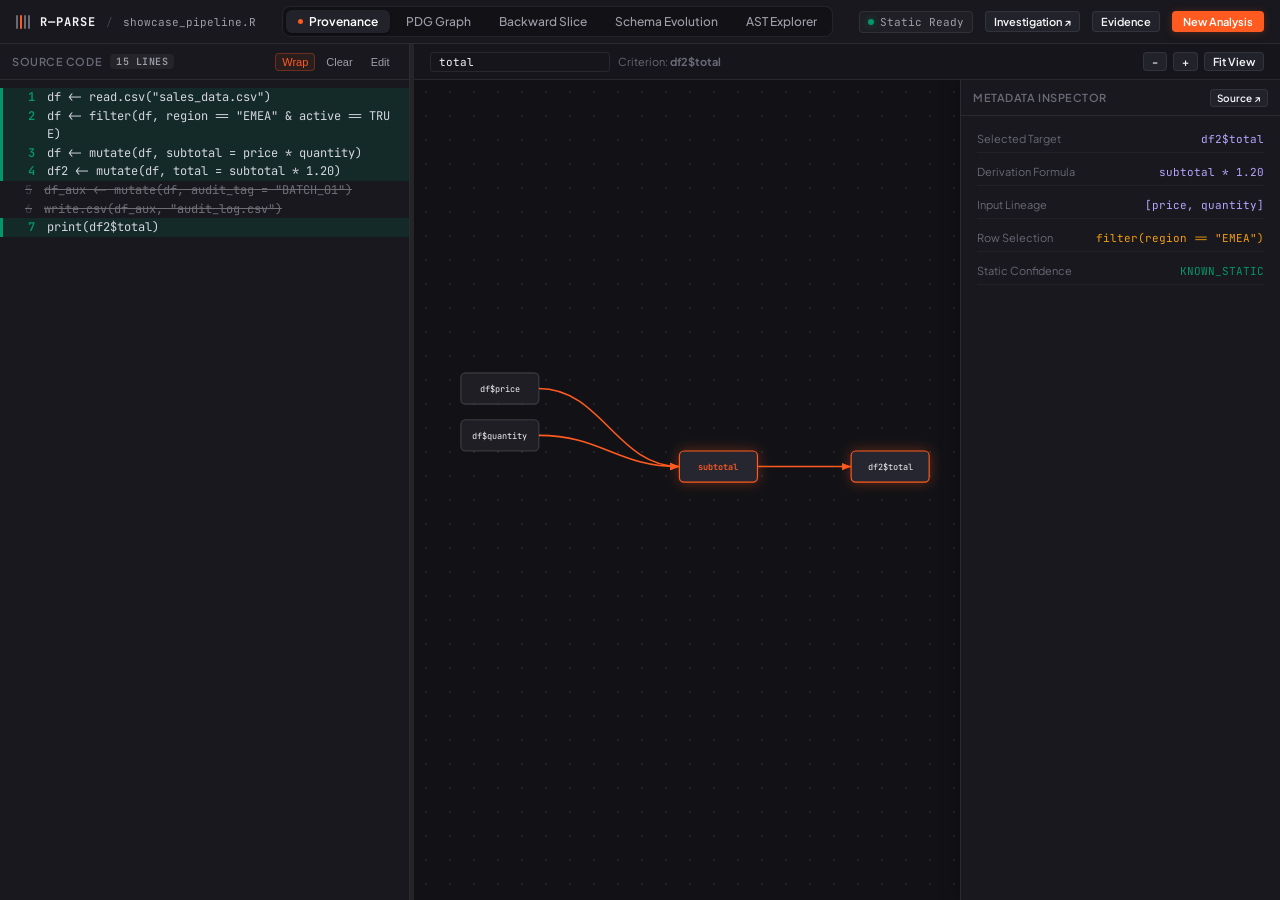
<file: audit/visual/prototypes/studio_unified_prototype.html>
<!DOCTYPE html>
<html lang="en">
<head>
  <meta charset="UTF-8">
  <meta name="viewport" content="width=device-width, initial-scale=1.0">
  <title>R-PARSE Studio — Unified Design System Prototype (Isolated)</title>
  <link rel="preconnect" href="https://fonts.googleapis.com">
  <link rel="preconnect" href="https://fonts.gstatic.com" crossorigin>
  <link href="https://fonts.googleapis.com/css2?family=JetBrains+Mono:wght@400;500;600&family=Plus+Jakarta+Sans:wght@400;500;600;700&display=swap" rel="stylesheet">
  <style>
    /* ==========================================================================
       R-PARSE UNIFIED DESIGN SYSTEM TOKENS (DARK-FIRST SCIENTIFIC INSTRUMENT)
       ========================================================================== */
    :root {
      --bg-canvas: #121216;
      --bg-panel: #18181E;
      --bg-surface: #22222A;
      --bg-surface-hover: #2B2B35;
      --bg-input: #15151B;
      
      --border-subtle: rgba(255, 255, 255, 0.08);
      --border-strong: rgba(255, 255, 255, 0.16);
      --border-focus: #FF5A1F;
      
      --text-main: #F4F4F6;
      --text-muted: #9E9EA8;
      --text-dim: #6A6A76;
      --text-inverse: #121216;

      --accent-primary: #FF5A1F;
      --accent-primary-hover: #E04810;
      --accent-primary-glow: rgba(255, 90, 31, 0.25);
      --accent-dataflow: #B8A6FF;
      --accent-emerald: #059669;
      --accent-emerald-subtle: rgba(5, 150, 105, 0.15);
      --accent-amber: #F59E0B;
      --accent-amber-subtle: rgba(245, 158, 11, 0.15);
      --accent-rose: #EF4444;
      --accent-rose-subtle: rgba(239, 68, 68, 0.15);

      --font-sans: 'Plus Jakarta Sans', system-ui, -apple-system, sans-serif;
      --font-mono: 'JetBrains Mono', ui-monospace, monospace;

      --radius-sm: 4px;
      --radius-md: 8px;
      --radius-lg: 14px;
      --radius-pill: 9999px;

      --shadow-sm: 0 2px 6px rgba(0, 0, 0, 0.35);
      --shadow-lg: 0 12px 36px rgba(0, 0, 0, 0.55);
      --ease-spring: cubic-bezier(0.16, 1, 0.3, 1);
    }

    * { box-sizing: border-box; margin: 0; padding: 0; }
    body {
      background: var(--bg-canvas);
      color: var(--text-main);
      font-family: var(--font-sans);
      height: 100vh;
      overflow: hidden;
      display: flex;
      flex-direction: column;
      user-select: none;
    }

    /* ==========================================================================
       PROPOSAL 1: STREAMLINED 44PX UNIFIED APPLICATION HEADER
       ========================================================================== */
    .app-header {
      height: 44px;
      background: var(--bg-panel);
      border-bottom: 1px solid var(--border-subtle);
      display: flex;
      align-items: center;
      justify-content: space-between;
      padding: 0 16px;
      flex-shrink: 0;
      z-index: 100;
    }

    /* Left: Brand & File Breadcrumb */
    .header-left {
      display: flex;
      align-items: center;
      gap: 10px;
      min-width: 240px;
    }
    .brand-mark {
      display: flex;
      gap: 2px;
      width: 14px;
      height: 14px;
    }
    .brand-mark span {
      flex: 1;
      background: var(--text-dim);
      border-radius: 1px;
    }
    .brand-mark span:nth-child(2) { background: var(--accent-primary); }
    .brand-wordmark {
      font-family: var(--font-mono);
      font-weight: 700;
      font-size: 12px;
      letter-spacing: 0.08em;
      color: var(--text-main);
    }
    .header-sep {
      color: var(--text-dim);
      font-size: 11px;
      font-family: var(--font-mono);
      opacity: 0.5;
    }
    .file-breadcrumb {
      font-family: var(--font-mono);
      font-size: 11px;
      color: var(--text-muted);
      max-width: 160px;
      overflow: hidden;
      text-overflow: ellipsis;
      white-space: nowrap;
    }

    /* Center: Integrated View Tabs */
    .header-tabs {
      display: flex;
      align-items: center;
      gap: 4px;
      background: rgba(0, 0, 0, 0.25);
      padding: 3px;
      border-radius: var(--radius-md);
      border: 1px solid var(--border-subtle);
    }
    .tab-btn {
      background: transparent;
      border: none;
      color: var(--text-muted);
      font-family: var(--font-sans);
      font-size: 12px;
      font-weight: 500;
      padding: 4px 12px;
      border-radius: 6px;
      cursor: pointer;
      display: flex;
      align-items: center;
      gap: 6px;
      transition: all 0.15s var(--ease-spring);
    }
    .tab-btn:hover {
      color: var(--text-main);
      background: rgba(255, 255, 255, 0.04);
    }
    .tab-btn.active {
      color: #FFF;
      background: var(--bg-surface);
      font-weight: 600;
      box-shadow: 0 1px 3px rgba(0, 0, 0, 0.4);
    }
    .tab-dot {
      width: 5px;
      height: 5px;
      border-radius: 50%;
      background: var(--accent-primary);
      display: none;
    }
    .tab-btn.active .tab-dot { display: block; }

    /* Right: Quiet Status & High-Priority Actions */
    .header-right {
      display: flex;
      align-items: center;
      gap: 12px;
    }
    .status-badge {
      display: flex;
      align-items: center;
      gap: 6px;
      font-family: var(--font-mono);
      font-size: 11px;
      color: var(--text-muted);
      background: rgba(255, 255, 255, 0.03);
      padding: 3px 8px;
      border-radius: var(--radius-sm);
      border: 1px solid var(--border-subtle);
    }
    .status-led {
      width: 6px;
      height: 6px;
      border-radius: 50%;
      background: var(--accent-emerald);
      box-shadow: 0 0 8px rgba(5, 150, 105, 0.6);
    }
    .btn {
      font-family: var(--font-sans);
      font-size: 12px;
      font-weight: 600;
      padding: 5px 12px;
      border-radius: var(--radius-sm);
      border: 1px solid transparent;
      cursor: pointer;
      display: inline-flex;
      align-items: center;
      gap: 6px;
      transition: all 0.15s ease;
      text-decoration: none;
    }
    .btn-secondary {
      background: var(--bg-surface);
      color: var(--text-main);
      border-color: var(--border-subtle);
    }
    .btn-secondary:hover {
      background: var(--bg-surface-hover);
      border-color: var(--border-strong);
    }
    .btn-primary {
      background: var(--accent-primary);
      color: #FFF;
      box-shadow: 0 1px 8px var(--accent-primary-glow);
    }
    .btn-primary:hover {
      background: var(--accent-primary-hover);
    }

    /* ==========================================================================
       PROPOSAL 2: RESILIENT WORKSPACE LAYOUT (30/70 SPLIT)
       ========================================================================== */
    .workspace-body {
      flex: 1;
      display: flex;
      overflow: hidden;
    }

    /* Left: Persistent Source Code Pane (30%) */
    .pane-source {
      width: 32%;
      min-width: 280px;
      max-width: 50%;
      background: var(--bg-panel);
      border-right: 1px solid var(--border-subtle);
      display: flex;
      flex-direction: column;
    }
    .pane-toolbar {
      height: 36px;
      padding: 0 12px;
      display: flex;
      align-items: center;
      justify-content: space-between;
      border-bottom: 1px solid var(--border-subtle);
      background: var(--bg-panel);
    }
    .pane-title {
      font-size: 11px;
      font-weight: 600;
      text-transform: uppercase;
      letter-spacing: 0.05em;
      color: var(--text-dim);
      display: flex;
      align-items: center;
      gap: 8px;
    }
    .badge-count {
      font-family: var(--font-mono);
      font-size: 10px;
      color: var(--text-muted);
      background: rgba(255, 255, 255, 0.05);
      padding: 1px 6px;
      border-radius: 4px;
    }
    .pane-actions {
      display: flex;
      align-items: center;
      gap: 4px;
    }
    .btn-icon {
      background: transparent;
      border: 1px solid transparent;
      color: var(--text-muted);
      font-size: 11px;
      padding: 2px 6px;
      border-radius: var(--radius-sm);
      cursor: pointer;
    }
    .btn-icon:hover {
      background: var(--bg-surface);
      color: var(--text-main);
    }
    .btn-icon.active {
      color: var(--accent-primary);
      border-color: rgba(255, 90, 31, 0.3);
      background: rgba(255, 90, 31, 0.08);
    }

    /* Source Code Viewer with High-Contrast Slicing Lines */
    .source-viewer {
      flex: 1;
      overflow-y: auto;
      font-family: var(--font-mono);
      font-size: 12px;
      line-height: 1.55;
      padding: 8px 0;
      color: #D6D6E0;
    }
    .code-line {
      display: flex;
      padding: 0 12px;
      position: relative;
    }
    .line-gutter {
      width: 32px;
      text-align: right;
      color: var(--text-dim);
      user-select: none;
      padding-right: 12px;
      flex-shrink: 0;
    }
    .line-text {
      flex: 1;
      white-space: pre-wrap;
      word-break: break-all;
    }
    /* Slicing retention highlights */
    .code-line.slice-keep {
      background: var(--accent-emerald-subtle);
      border-left: 3px solid var(--accent-emerald);
    }
    .code-line.slice-keep .line-gutter { color: var(--accent-emerald); font-weight: 600; }
    .code-line.slice-drop {
      opacity: 0.45;
      text-decoration: line-through;
    }

    /* Splitter */
    .splitter {
      width: 4px;
      background: var(--border-subtle);
      cursor: col-resize;
      transition: background 0.15s;
      position: relative;
    }
    .splitter:hover {
      background: var(--accent-primary);
    }

    /* ==========================================================================
       PROPOSAL 4 & 5: ENGINEERING CANVAS & DOCKED INSPECTOR
       ========================================================================== */
    .canvas-pane {
      flex: 1;
      display: flex;
      flex-direction: column;
      background: var(--bg-canvas);
      position: relative;
      overflow: hidden;
    }
    .canvas-toolbar {
      height: 36px;
      padding: 0 16px;
      display: flex;
      align-items: center;
      justify-content: space-between;
      border-bottom: 1px solid var(--border-subtle);
      background: rgba(24, 24, 30, 0.7);
      backdrop-filter: blur(8px);
    }
    .canvas-filter {
      display: flex;
      align-items: center;
      gap: 8px;
    }
    .search-box {
      background: var(--bg-input);
      border: 1px solid var(--border-subtle);
      border-radius: var(--radius-sm);
      padding: 2px 8px;
      color: var(--text-main);
      font-family: var(--font-mono);
      font-size: 11px;
      width: 180px;
    }
    .search-box:focus {
      outline: none;
      border-color: var(--accent-primary);
    }

    /* Canvas Work Area with Engineering Dot Grid */
    .canvas-viewport {
      flex: 1;
      display: flex;
      position: relative;
      background-color: var(--bg-canvas);
      background-image: radial-gradient(rgba(255, 255, 255, 0.08) 1px, transparent 1px);
      background-size: 24px 24px;
      overflow: hidden;
    }

    /* SVG Canvas Area */
    .svg-area {
      flex: 1;
      height: 100%;
      position: relative;
    }

    /* Docked Non-Obscuring Inspector Panel */
    .docked-inspector {
      width: 320px;
      background: var(--bg-panel);
      border-left: 1px solid var(--border-subtle);
      display: flex;
      flex-direction: column;
      box-shadow: -4px 0 16px rgba(0, 0, 0, 0.25);
    }
    .inspector-header {
      height: 36px;
      padding: 0 12px;
      display: flex;
      align-items: center;
      justify-content: space-between;
      border-bottom: 1px solid var(--border-subtle);
    }
    .inspector-title {
      font-size: 11px;
      font-weight: 600;
      text-transform: uppercase;
      letter-spacing: 0.05em;
      color: var(--text-dim);
    }
    .inspector-content {
      padding: 16px;
      font-size: 12px;
      display: flex;
      flex-direction: column;
      gap: 12px;
    }
    .property-row {
      display: flex;
      justify-content: space-between;
      padding-bottom: 6px;
      border-bottom: 1px solid rgba(255, 255, 255, 0.04);
    }
    .prop-lbl { color: var(--text-dim); font-size: 11px; }
    .prop-val { font-family: var(--font-mono); font-size: 11px; color: var(--accent-dataflow); }

    /* Mock SVG Graph Elements */
    .node-rect {
      fill: #1E1E24;
      stroke: var(--border-strong);
      stroke-width: 1.5;
      rx: 6;
      cursor: pointer;
      transition: all 0.2s;
    }
    .node-rect:hover, .node-rect.selected {
      stroke: var(--accent-primary);
      fill: #262630;
      filter: drop-shadow(0 0 8px rgba(255, 90, 31, 0.35));
    }
    .node-label {
      fill: #F1F1F4;
      font-family: var(--font-mono);
      font-size: 11px;
      text-anchor: middle;
      user-select: none;
    }
    .edge-line {
      stroke: rgba(255, 255, 255, 0.2);
      stroke-width: 1.5;
      fill: none;
    }
    .edge-line.dataflow {
      stroke: var(--accent-primary);
      stroke-width: 2;
    }
  </style>
</head>
<body>

  <!-- ========================================================================
       UNIFIED 44PX HEADER
       ======================================================================== -->
  <header class="app-header">
    <div class="header-left">
      <div class="brand-mark" aria-hidden="true">
        <span></span><span></span><span></span><span></span>
      </div>
      <span class="brand-wordmark">R—PARSE</span>
      <span class="header-sep">/</span>
      <span class="file-breadcrumb" title="showcase_pipeline.R">showcase_pipeline.R</span>
    </div>

    <!-- Centered Navigation Tabs -->
    <nav class="header-tabs" role="tablist">
      <button class="tab-btn active">
        <span class="tab-dot"></span>
        <span>Provenance</span>
      </button>
      <button class="tab-btn">
        <span class="tab-dot"></span>
        <span>PDG Graph</span>
      </button>
      <button class="tab-btn">
        <span class="tab-dot"></span>
        <span>Backward Slice</span>
      </button>
      <button class="tab-btn">
        <span class="tab-dot"></span>
        <span>Schema Evolution</span>
      </button>
      <button class="tab-btn">
        <span class="tab-dot"></span>
        <span>AST Explorer</span>
      </button>
    </nav>

    <!-- Right: Quiet Status & Primary Actions -->
    <div class="header-right">
      <div class="status-badge" title="Deterministic Rust static analysis pipeline">
        <span class="status-led"></span>
        <span>Static Ready</span>
      </div>
      <a href="/landing" class="btn btn-secondary" style="font-size:11px; padding:3px 8px;">Investigation ↗</a>
      <button class="btn btn-secondary" style="font-size:11px; padding:3px 8px;">Evidence</button>
      <button class="btn btn-primary" style="font-size:11px; padding:3px 10px;">New Analysis</button>
    </div>
  </header>

  <!-- ========================================================================
       WORKSPACES: SOURCE (32%) + CANVAS (68%)
       ======================================================================== -->
  <div class="workspace-body">
    <!-- Left: Source Code Pane -->
    <aside class="pane-source">
      <div class="pane-toolbar">
        <span class="pane-title">Source Code <span class="badge-count">15 lines</span></span>
        <div class="pane-actions">
          <button class="btn-icon active">Wrap</button>
          <button class="btn-icon">Clear</button>
          <button class="btn-icon">Edit</button>
        </div>
      </div>
      <div class="source-viewer">
        <div class="code-line slice-keep">
          <span class="line-gutter">1</span>
          <span class="line-text">df &lt;- read.csv("sales_data.csv")</span>
        </div>
        <div class="code-line slice-keep">
          <span class="line-gutter">2</span>
          <span class="line-text">df &lt;- filter(df, region == "EMEA" &amp; active == TRUE)</span>
        </div>
        <div class="code-line slice-keep">
          <span class="line-gutter">3</span>
          <span class="line-text">df &lt;- mutate(df, subtotal = price * quantity)</span>
        </div>
        <div class="code-line slice-keep">
          <span class="line-gutter">4</span>
          <span class="line-text">df2 &lt;- mutate(df, total = subtotal * 1.20)</span>
        </div>
        <div class="code-line slice-drop">
          <span class="line-gutter">5</span>
          <span class="line-text">df_aux &lt;- mutate(df, audit_tag = "BATCH_01")</span>
        </div>
        <div class="code-line slice-drop">
          <span class="line-gutter">6</span>
          <span class="line-text">write.csv(df_aux, "audit_log.csv")</span>
        </div>
        <div class="code-line slice-keep">
          <span class="line-gutter">7</span>
          <span class="line-text">print(df2$total)</span>
        </div>
      </div>
    </aside>

    <!-- Splitter Divider -->
    <div class="splitter"></div>

    <!-- Right: Analytical Canvas + Docked Inspector -->
    <main class="canvas-pane">
      <div class="canvas-toolbar">
        <div class="canvas-filter">
          <input type="text" class="search-box" placeholder="Filter columns or nodes..." value="total" />
          <span style="font-size:11px; color:var(--text-dim);">Criterion: <strong>df2$total</strong></span>
        </div>
        <div style="display:flex; gap:6px;">
          <button class="btn btn-secondary" style="padding:2px 8px; font-size:11px;">-</button>
          <button class="btn btn-secondary" style="padding:2px 8px; font-size:11px;">+</button>
          <button class="btn btn-secondary" style="padding:2px 8px; font-size:11px;">Fit View</button>
        </div>
      </div>

      <div class="canvas-viewport">
        <!-- SVG Interactive Graph Area -->
        <svg class="svg-area" viewBox="0 0 700 500">
          <defs>
            <marker id="arrow" viewBox="0 0 10 10" refX="10" refY="5" markerWidth="6" markerHeight="6" orient="auto">
              <path d="M 0 1 L 10 5 L 0 9 z" fill="#FF5A1F" />
            </marker>
          </defs>

          <!-- Edges -->
          <path d="M 160 120 C 240 120, 260 220, 340 220" class="edge-line dataflow" marker-end="url(#arrow)" />
          <path d="M 160 180 C 240 180, 260 220, 340 220" class="edge-line dataflow" marker-end="url(#arrow)" />
          <path d="M 440 220 C 500 220, 520 220, 560 220" class="edge-line dataflow" marker-end="url(#arrow)" />

          <!-- Nodes: Inputs -->
          <g>
            <rect x="60" y="100" width="100" height="40" class="node-rect" />
            <text x="110" y="125" class="node-label">df$price</text>
          </g>
          <g>
            <rect x="60" y="160" width="100" height="40" class="node-rect" />
            <text x="110" y="185" class="node-label">df$quantity</text>
          </g>

          <!-- Transformation -->
          <g>
            <rect x="340" y="200" width="100" height="40" class="node-rect selected" />
            <text x="390" y="225" class="node-label" style="fill:#FF5A1F; font-weight:600;">subtotal</text>
          </g>

          <!-- Output Column -->
          <g>
            <rect x="560" y="200" width="100" height="40" class="node-rect selected" />
            <text x="610" y="225" class="node-label">df2$total</text>
          </g>
        </svg>

        <!-- Docked Contextual Inspector (NOT an overlay covering nodes) -->
        <aside class="docked-inspector">
          <div class="inspector-header">
            <span class="inspector-title">Metadata Inspector</span>
            <button class="btn btn-secondary" style="padding:2px 6px; font-size:10px;">Source ↗</button>
          </div>
          <div class="inspector-content">
            <div class="property-row">
              <span class="prop-lbl">Selected Target</span>
              <span class="prop-val">df2$total</span>
            </div>
            <div class="property-row">
              <span class="prop-lbl">Derivation Formula</span>
              <span class="prop-val">subtotal * 1.20</span>
            </div>
            <div class="property-row">
              <span class="prop-lbl">Input Lineage</span>
              <span class="prop-val">[price, quantity]</span>
            </div>
            <div class="property-row">
              <span class="prop-lbl">Row Selection</span>
              <span class="prop-val" style="color:var(--accent-amber);">filter(region == "EMEA")</span>
            </div>
            <div class="property-row">
              <span class="prop-lbl">Static Confidence</span>
              <span class="prop-val" style="color:var(--accent-emerald);">KNOWN_STATIC</span>
            </div>
          </div>
        </aside>
      </div>
    </main>
  </div>

</body>
</html>
</file>
